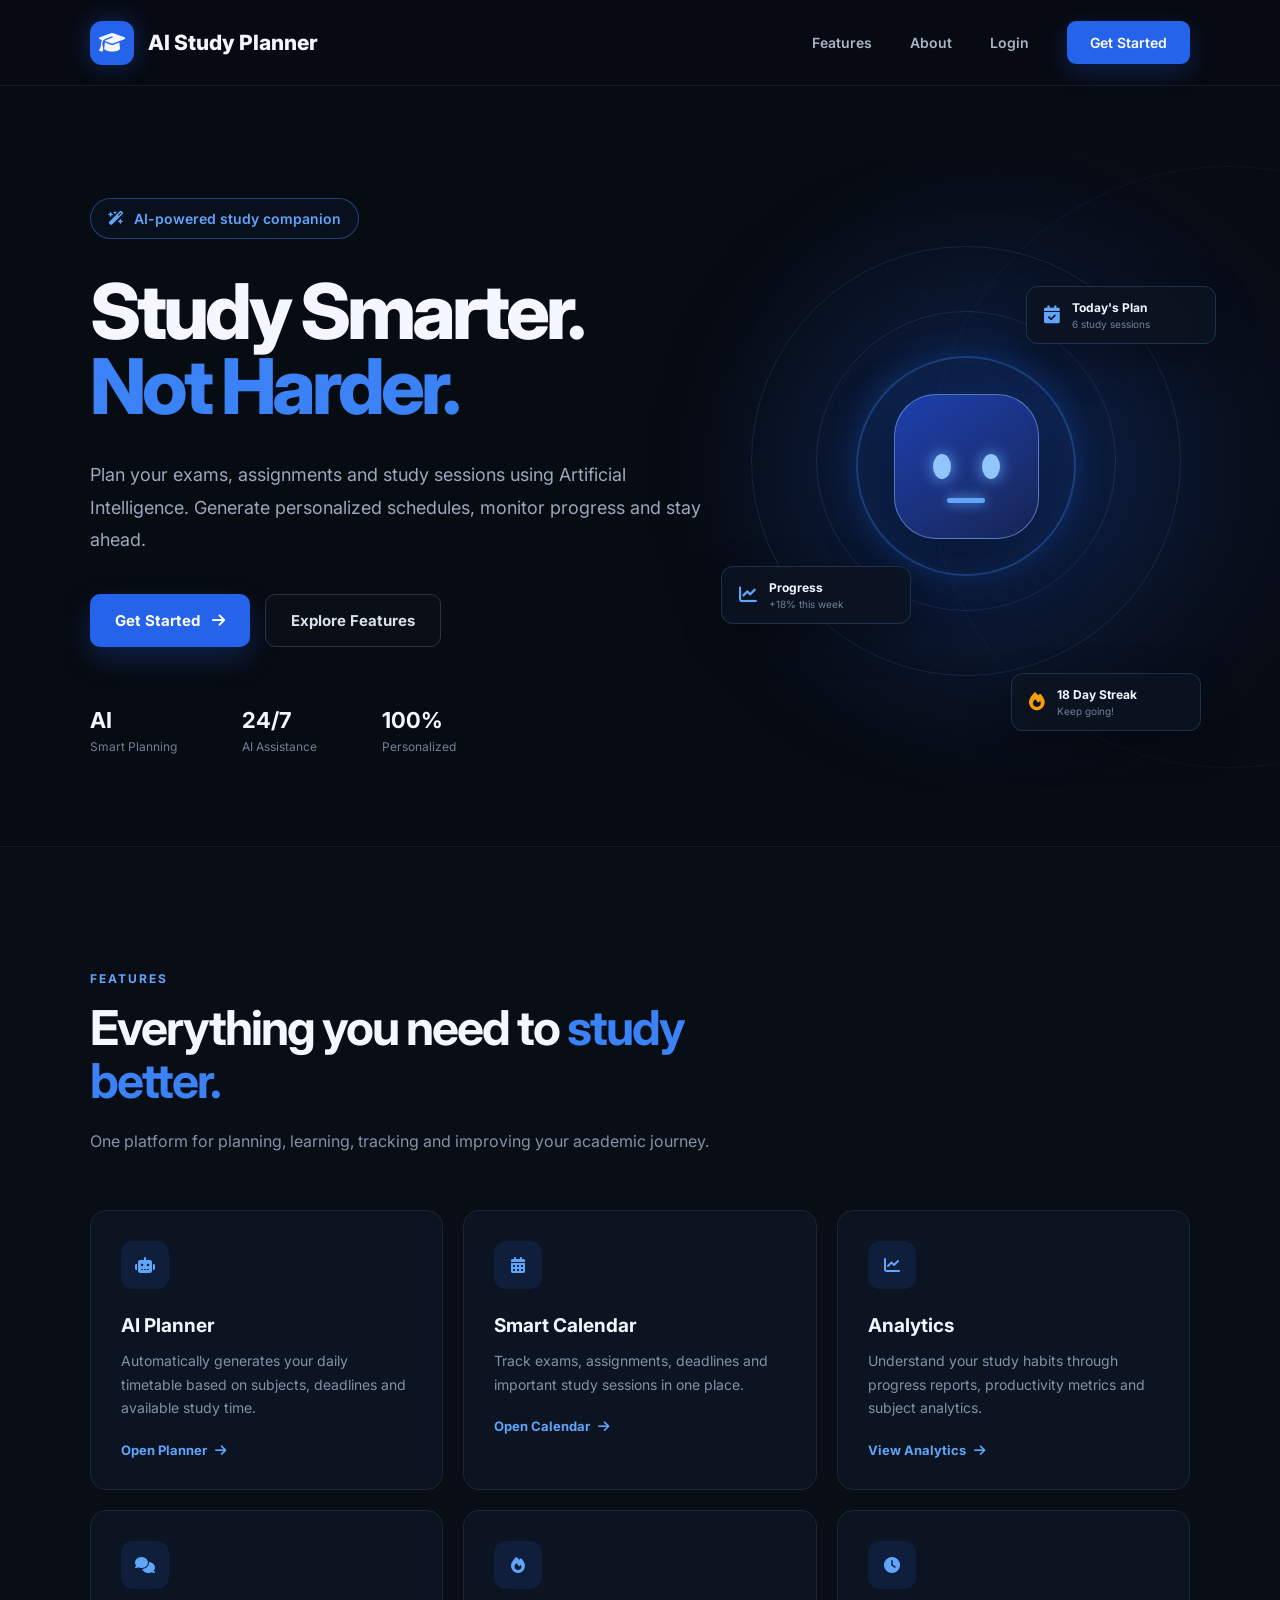
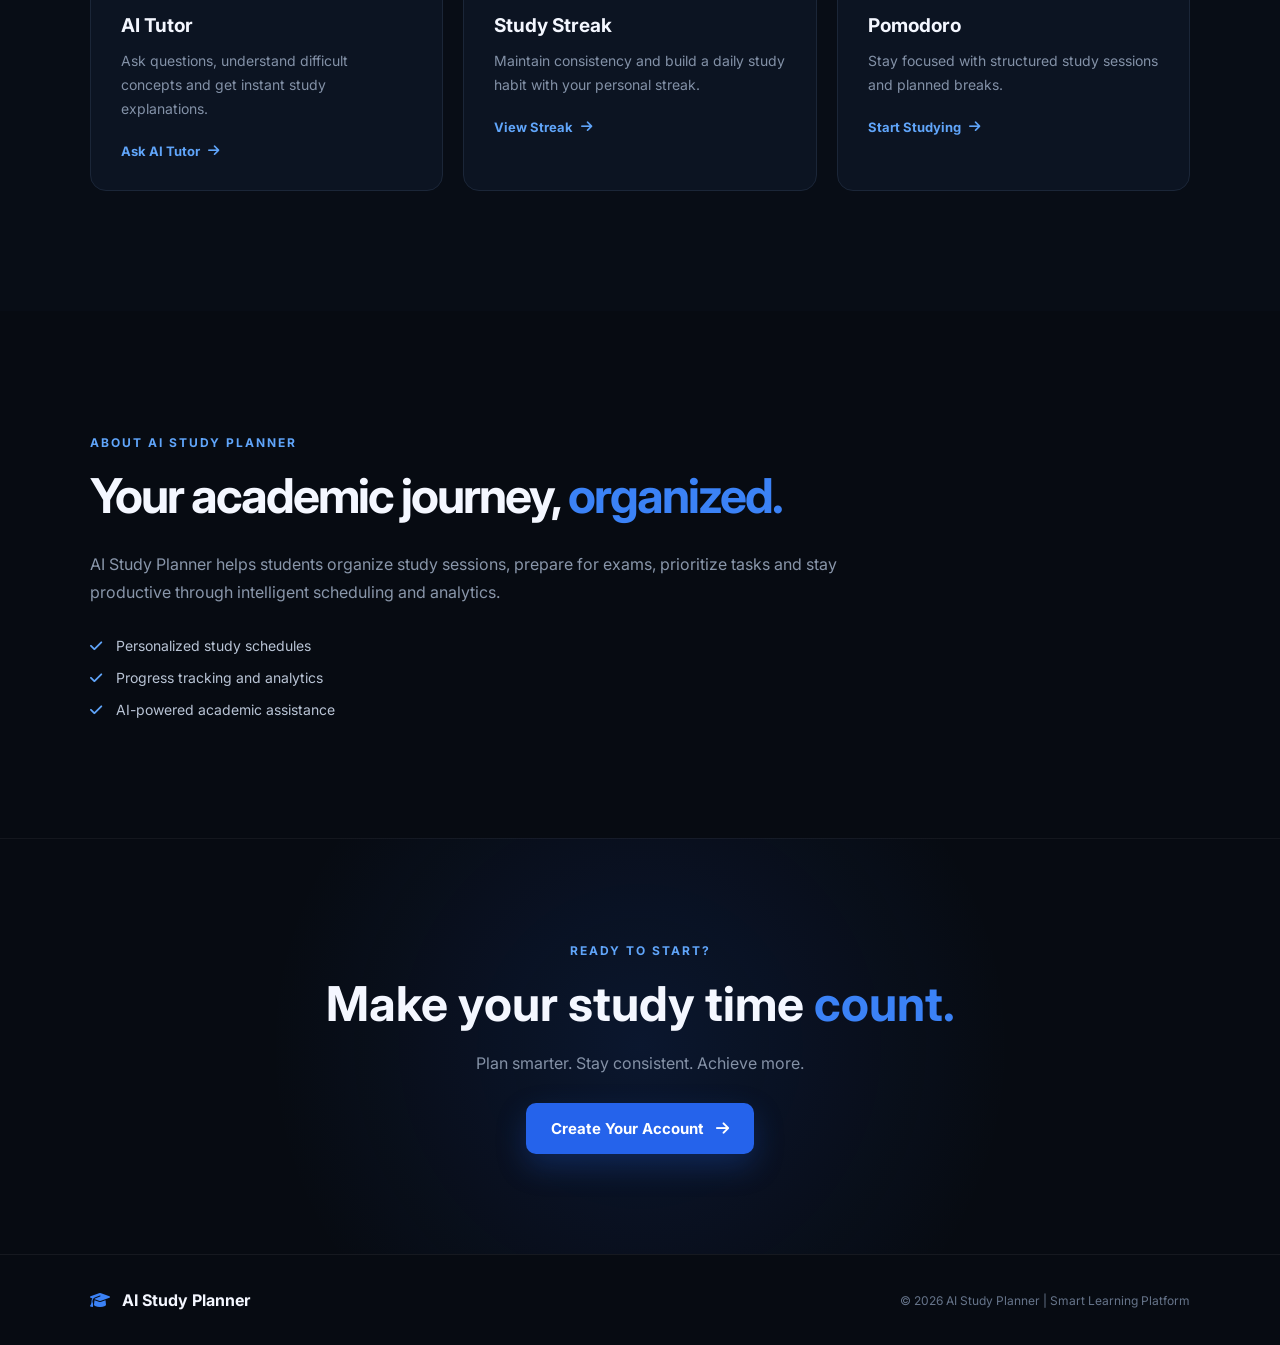
<file: index.html>
<!DOCTYPE html>
<html lang="en">

<head>
    <meta charset="UTF-8">
    <meta name="viewport" content="width=device-width, initial-scale=1.0">

    <title>AI Study Planner</title>

    <link rel="stylesheet" href="style.css">

    <!-- Google Font -->
    <link rel="preconnect" href="https://fonts.googleapis.com">
    <link rel="preconnect" href="https://fonts.gstatic.com" crossorigin>
    <link href="https://fonts.googleapis.com/css2?family=Inter:wght@400;500;600;700;800&display=swap"
        rel="stylesheet">

    <!-- Font Awesome -->
    <link rel="stylesheet"
        href="https://cdnjs.cloudflare.com/ajax/libs/font-awesome/6.5.2/css/all.min.css">
</head>

<body>

    <!-- ================= NAVBAR ================= -->

    <header class="navbar">

        <div class="logo">
            <div class="logo-icon">
                <i class="fa-solid fa-graduation-cap"></i>
            </div>

            <span>AI Study Planner</span>
        </div>

        <nav>
            <a href="#features">Features</a>
            <a href="#about">About</a>
            <a href="login.html">Login</a>

            <a href="signup.html" class="nav-btn">
                Get Started
            </a>
        </nav>

    </header>


    <!-- ================= HERO ================= -->

    <section class="hero">

        <div class="hero-content">

            <div class="eyebrow">
                <i class="fa-solid fa-wand-magic-sparkles"></i>
                AI-powered study companion
            </div>

            <h1>
                Study Smarter.
                <span>Not Harder.</span>
            </h1>

            <p class="hero-description">

                Plan your exams, assignments and study sessions
                using Artificial Intelligence.

                Generate personalized schedules, monitor progress
                and stay ahead.

            </p>

            <div class="hero-buttons">

                <a href="signup.html" class="primary-btn">
                    Get Started
                    <i class="fa-solid fa-arrow-right"></i>
                </a>

                <a href="#features" class="secondary-btn">
                    Explore Features
                </a>

            </div>


            <!-- Mini Stats -->

            <div class="hero-stats">

                <div>
                    <strong>AI</strong>
                    <small>Smart Planning</small>
                </div>

                <div>
                    <strong>24/7</strong>
                    <small>AI Assistance</small>
                </div>

                <div>
                    <strong>100%</strong>
                    <small>Personalized</small>
                </div>

            </div>

        </div>


        <!-- ================= AI VISUAL ================= -->

        <div class="ai-visual">

            <div class="glow"></div>

            <!-- Connection lines -->

            <div class="orbit orbit-one"></div>
            <div class="orbit orbit-two"></div>

            <!-- AI Core -->

            <div class="ai-core">

                <div class="ai-face">

                    <div class="eye left-eye"></div>
                    <div class="eye right-eye"></div>

                    <div class="ai-mouth"></div>

                </div>

                <div class="ai-ring"></div>

            </div>


            <!-- Floating study cards -->

            <div class="floating-card card-one">

                <i class="fa-solid fa-calendar-check"></i>

                <div>
                    <strong>Today's Plan</strong>
                    <small>6 study sessions</small>
                </div>

            </div>


            <div class="floating-card card-two">

                <i class="fa-solid fa-chart-line"></i>

                <div>
                    <strong>Progress</strong>
                    <small>+18% this week</small>
                </div>

            </div>


            <div class="floating-card card-three">

                <i class="fa-solid fa-fire"></i>

                <div>
                    <strong>18 Day Streak</strong>
                    <small>Keep going!</small>
                </div>

            </div>

        </div>

    </section>


    <!-- ================= FEATURES ================= -->

    <section class="features-section" id="features">

        <div class="section-heading">

            <span>FEATURES</span>

            <h2>
                Everything you need to
                <strong>study better.</strong>
            </h2>

            <p>
                One platform for planning, learning,
                tracking and improving your academic journey.
            </p>

        </div>


        <div class="feature-grid">


            <div class="feature-card">

                <div class="feature-icon">
                    <i class="fa-solid fa-robot"></i>
                </div>

                <h3>AI Planner</h3>

                <p>
                    Automatically generates your daily timetable
                    based on subjects, deadlines and available
                    study time.
                </p>

                <a href="planner.html">
                    Open Planner
                    <i class="fa-solid fa-arrow-right"></i>
                </a>

            </div>


            <div class="feature-card">

                <div class="feature-icon">
                    <i class="fa-solid fa-calendar-days"></i>
                </div>

                <h3>Smart Calendar</h3>

                <p>
                    Track exams, assignments, deadlines and
                    important study sessions in one place.
                </p>

                <a href="calendar.html">
                    Open Calendar
                    <i class="fa-solid fa-arrow-right"></i>
                </a>

            </div>


            <div class="feature-card">

                <div class="feature-icon">
                    <i class="fa-solid fa-chart-line"></i>
                </div>

                <h3>Analytics</h3>

                <p>
                    Understand your study habits through progress
                    reports, productivity metrics and subject analytics.
                </p>

                <a href="analytics.html">
                    View Analytics
                    <i class="fa-solid fa-arrow-right"></i>
                </a>

            </div>


            <div class="feature-card">

                <div class="feature-icon">
                    <i class="fa-solid fa-comments"></i>
                </div>

                <h3>AI Tutor</h3>

                <p>
                    Ask questions, understand difficult concepts
                    and get instant study explanations.
                </p>

                <a href="chatbot.html">
                    Ask AI Tutor
                    <i class="fa-solid fa-arrow-right"></i>
                </a>

            </div>


            <div class="feature-card">

                <div class="feature-icon">
                    <i class="fa-solid fa-fire"></i>
                </div>

                <h3>Study Streak</h3>

                <p>
                    Maintain consistency and build a daily
                    study habit with your personal streak.
                </p>

                <a href="dashboard.html">
                    View Streak
                    <i class="fa-solid fa-arrow-right"></i>
                </a>

            </div>


            <div class="feature-card">

                <div class="feature-icon">
                    <i class="fa-solid fa-clock"></i>
                </div>

                <h3>Pomodoro</h3>

                <p>
                    Stay focused with structured study sessions
                    and planned breaks.
                </p>

                <a href="dashboard.html">
                    Start Studying
                    <i class="fa-solid fa-arrow-right"></i>
                </a>

            </div>

        </div>

    </section>


    <!-- ================= ABOUT ================= -->

    <section class="about-section" id="about">

        <div class="about-content">

            <span>ABOUT AI STUDY PLANNER</span>

            <h2>
                Your academic journey,
                <strong>organized.</strong>
            </h2>

            <p>
                AI Study Planner helps students organize study
                sessions, prepare for exams, prioritize tasks
                and stay productive through intelligent
                scheduling and analytics.
            </p>

            <div class="about-points">

                <div>
                    <i class="fa-solid fa-check"></i>
                    Personalized study schedules
                </div>

                <div>
                    <i class="fa-solid fa-check"></i>
                    Progress tracking and analytics
                </div>

                <div>
                    <i class="fa-solid fa-check"></i>
                    AI-powered academic assistance
                </div>

            </div>

        </div>

    </section>


    <!-- ================= CTA ================= -->

    <section class="cta">

        <div>

            <span>READY TO START?</span>

            <h2>
                Make your study time
                <strong>count.</strong>
            </h2>

            <p>
                Plan smarter. Stay consistent. Achieve more.
            </p>

            <a href="signup.html" class="primary-btn">
                Create Your Account
                <i class="fa-solid fa-arrow-right"></i>
            </a>

        </div>

    </section>


    <!-- ================= FOOTER ================= -->

    <footer>

        <div class="footer-logo">
            <i class="fa-solid fa-graduation-cap"></i>
            AI Study Planner
        </div>

        <p>
            © 2026 AI Study Planner | Smart Learning Platform
        </p>

    </footer>


</body>
</html>
</file>
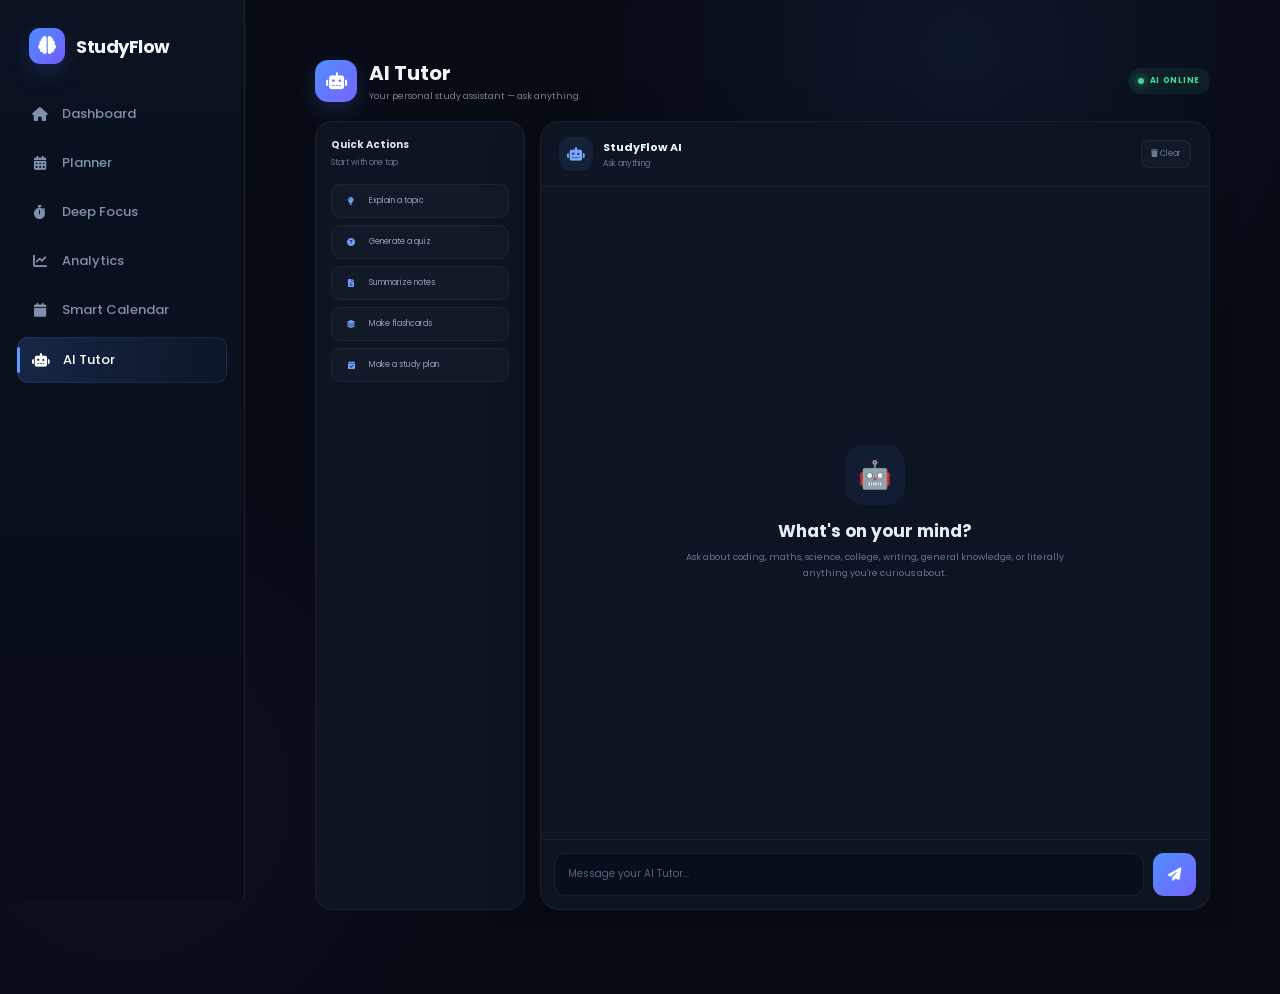
<file: ai-tutor.html>
<!DOCTYPE html>
<html lang="en">

<head>

    <meta charset="UTF-8">

    <meta
        name="viewport"
        content="width=device-width, initial-scale=1.0"
    >

    <title>AI Tutor | StudyFlow</title>


    <!-- FONT -->

    <link
        rel="preconnect"
        href="https://fonts.googleapis.com"
    >

    <link
        rel="preconnect"
        href="https://fonts.gstatic.com"
        crossorigin
    >

    <link
        href="https://fonts.googleapis.com/css2?family=Poppins:wght@400;500;600;700;800&display=swap"
        rel="stylesheet"
    >


    <!-- ICONS -->

    <link
        rel="stylesheet"
        href="https://cdnjs.cloudflare.com/ajax/libs/font-awesome/6.5.2/css/all.min.css"
    >


    <!-- DASHBOARD STYLE -->

    <link
        rel="stylesheet"
        href="dashboard.css"
    >


    <style>

        * {
            box-sizing: border-box;
        }


        body {
            overflow: hidden;
        }


        /* =========================================
           PAGE
        ========================================= */

        .ai-page {

            height: 100vh;

            display: flex;
            flex-direction: column;

            padding: 24px 28px;

            overflow: hidden;
        }


        /* =========================================
           TOP
        ========================================= */

        .ai-top {

            display: flex;

            align-items: center;

            justify-content: space-between;

            margin-bottom: 18px;
        }


        .ai-title {

            display: flex;

            align-items: center;

            gap: 12px;
        }


        .ai-icon {

            width: 42px;
            height: 42px;

            display: grid;

            place-items: center;

            border-radius: 13px;

            background:
                linear-gradient(
                    135deg,
                    #4f8fff,
                    #7564ff
                );

            color: white;

            font-size: 17px;

            box-shadow:
                0 8px 25px
                rgba(79,143,255,.2);
        }


        .ai-title h1 {

            font-size: 20px;

            font-weight: 700;
        }


        .ai-title p {

            margin-top: 2px;

            color: #71839c;

            font-size: 9px;
        }


        .online {

            display: flex;

            align-items: center;

            gap: 6px;

            padding: 7px 10px;

            border-radius: 20px;

            background:
                rgba(72,213,151,.08);

            color: #48d597;

            font-size: 8px;

            font-weight: 700;

            letter-spacing: .7px;
        }


        .online-dot {

            width: 6px;
            height: 6px;

            border-radius: 50%;

            background: #48d597;

            box-shadow:
                0 0 8px #48d597;
        }


        /* =========================================
           CHAT WRAPPER
        ========================================= */

        .ai-wrapper {

            flex: 1;

            min-height: 0;

            display: grid;

            grid-template-columns:
                210px 1fr;

            gap: 15px;
        }


        /* =========================================
           QUICK ACTIONS
        ========================================= */

        .quick-panel {

            padding: 15px;

            border-radius: 17px;

            background: #0d1422;

            border:
                1px solid
                rgba(255,255,255,.06);
        }


        .quick-panel h3 {

            font-size: 10px;

            color: #dbe5f2;

            margin-bottom: 4px;
        }


        .quick-panel > p {

            color: #64758d;

            font-size: 8px;

            margin-bottom: 15px;
        }


        .quick-btn {

            width: 100%;

            display: flex;

            align-items: center;

            gap: 9px;

            padding: 10px;

            margin-bottom: 7px;

            border-radius: 10px;

            border:
                1px solid
                rgba(255,255,255,.05);

            background:
                rgba(255,255,255,.025);

            color: #8fa1b8;

            cursor: pointer;

            text-align: left;

            font-family: inherit;

            font-size: 8px;

            transition: .2s;
        }


        .quick-btn i {

            width: 18px;

            text-align: center;

            color: #719fff;
        }


        .quick-btn:hover {

            transform: translateX(3px);

            color: white;

            background:
                rgba(79,143,255,.09);

            border-color:
                rgba(79,143,255,.2);
        }


        /* =========================================
           CHAT
        ========================================= */

        .chat-container {

            min-width: 0;

            min-height: 0;

            display: flex;

            flex-direction: column;

            overflow: hidden;

            border-radius: 19px;

            background: #0d1422;

            border:
                1px solid
                rgba(255,255,255,.06);

            box-shadow:
                0 20px 60px
                rgba(0,0,0,.18);
        }


        /* =========================================
           CHAT HEADER
        ========================================= */

        .chat-header {

            display: flex;

            align-items: center;

            justify-content: space-between;

            padding: 15px 18px;

            border-bottom:
                1px solid
                rgba(255,255,255,.05);
        }


        .chat-user {

            display: flex;

            align-items: center;

            gap: 10px;
        }


        .bot-avatar {

            width: 34px;
            height: 34px;

            display: grid;

            place-items: center;

            border-radius: 11px;

            background:
                rgba(79,143,255,.1);

            color: #78aaff;

            font-size: 14px;
        }


        .chat-user h2 {

            font-size: 11px;
        }


        .chat-user p {

            color: #65768e;

            font-size: 8px;

            margin-top: 2px;
        }


        #clearChat {

            padding: 7px 9px;

            border-radius: 8px;

            border:
                1px solid
                rgba(255,255,255,.06);

            background:
                rgba(255,255,255,.025);

            color: #687a92;

            cursor: pointer;

            font-family: inherit;

            font-size: 8px;
        }


        #clearChat:hover {

            color: #ff7f8a;

            border-color:
                rgba(255,100,110,.2);
        }


        /* =========================================
           MESSAGES
        ========================================= */

        .chat-box {

            flex: 1;

            min-height: 0;

            overflow-y: auto;

            padding: 20px;
        }


        .chat-box::-webkit-scrollbar {

            width: 4px;
        }


        .chat-box::-webkit-scrollbar-thumb {

            background:
                rgba(255,255,255,.08);

            border-radius: 10px;
        }


        .welcome {

            height: 100%;

            display: flex;

            flex-direction: column;

            align-items: center;

            justify-content: center;

            text-align: center;
        }


        .welcome-icon {

            width: 60px;
            height: 60px;

            display: grid;

            place-items: center;

            margin-bottom: 13px;

            border-radius: 18px;

            background:
                rgba(79,143,255,.08);

            font-size: 27px;
        }


        .welcome h2 {

            color: #e5edf8;

            font-size: 17px;
        }


        .welcome p {

            max-width: 380px;

            margin-top: 6px;

            color: #65768e;

            font-size: 9px;

            line-height: 1.7;
        }


        /* JS GENERATED MESSAGES */

        .chat-message {

            display: flex;

            gap: 9px;

            max-width: 82%;

            margin-bottom: 17px;
        }


        .chat-message.user {

            margin-left: auto;

            flex-direction: row-reverse;
        }


        .message-avatar {

            width: 28px;
            height: 28px;

            flex-shrink: 0;

            display: grid;

            place-items: center;

            border-radius: 9px;

            background:
                linear-gradient(
                    135deg,
                    #4f8fff,
                    #7564ff
                );

            color: white;

            font-size: 6px;

            font-weight: 700;
        }


        .chat-message.assistant
        .message-avatar {

            background:
                rgba(72,213,151,.08);

            color: #48d597;
        }


        .message-content {

            padding: 10px 13px;

            border-radius: 12px;

            background:
                rgba(255,255,255,.035);

            color: #b8c6d7;

            font-size: 10px;

            line-height: 1.7;

            white-space: pre-wrap;
        }


        .chat-message.user
        .message-content {

            background:
                linear-gradient(
                    135deg,
                    rgba(79,143,255,.17),
                    rgba(117,100,255,.13)
                );

            color: #e8f0fc;
        }


        /* =========================================
           INPUT
        ========================================= */

        .chat-input-area {

            display: flex;

            align-items: flex-end;

            gap: 9px;

            padding: 13px;

            border-top:
                1px solid
                rgba(255,255,255,.05);
        }


        #question {

            flex: 1;

            min-width: 0;

            min-height: 43px;

            max-height: 110px;

            resize: none;

            padding: 12px 13px;

            border-radius: 11px;

            border:
                1px solid
                rgba(255,255,255,.07);

            outline: none;

            background: #080f1b;

            color: #e9f0f8;

            font-family: inherit;

            font-size: 10px;
        }


        #question::placeholder {

            color: #53657d;
        }


        #question:focus {

            border-color:
                rgba(79,143,255,.3);
        }


        .send-button {

            width: 43px;
            height: 43px;

            flex-shrink: 0;

            display: grid;

            place-items: center;

            border: none;

            border-radius: 11px;

            background:
                linear-gradient(
                    135deg,
                    #4f8fff,
                    #7564ff
                );

            color: white;

            cursor: pointer;

            transition: .2s;
        }


        .send-button:hover {

            transform: translateY(-2px);

            box-shadow:
                0 8px 22px
                rgba(79,143,255,.2);
        }


        .send-button:disabled {

            opacity: .5;

            cursor: not-allowed;

            transform: none;
        }


        /* =========================================
           MOBILE
        ========================================= */

        @media (max-width: 800px) {

            .ai-page {

                padding: 15px;
            }

            .ai-wrapper {

                grid-template-columns: 1fr;
            }

            .quick-panel {

                display: none;
            }

        }

    </style>

</head>


<body>


<!-- =========================================
     SIDEBAR
========================================= -->

<aside class="sidebar">

    <div class="logo">

        <i class="fa-solid fa-brain"></i>

        <span>
            StudyFlow
        </span>

    </div>


    <nav>

        <a href="dashboard.html">

            <i class="fa-solid fa-house"></i>

            Dashboard

        </a>


        <a href="planner.html">

            <i class="fa-solid fa-calendar-days"></i>

            Planner

        </a>


        <a href="pomodoro.html">

            <i class="fa-solid fa-stopwatch"></i>

            Deep Focus

        </a>


        <a href="analytics.html">

            <i class="fa-solid fa-chart-line"></i>

            Analytics

        </a>


        <a href="calendar.html">

            <i class="fa-solid fa-calendar"></i>

            Smart Calendar

        </a>


        <a
            href="ai-tutor.html"
            class="active"
        >

            <i class="fa-solid fa-robot"></i>

            AI Tutor

        </a>

    </nav>

</aside>


<!-- =========================================
     MAIN
========================================= -->

<main class="main-content">


    <div class="ai-page">


        <!-- TOP -->

        <div class="ai-top">

            <div class="ai-title">

                <div class="ai-icon">

                    <i class="fa-solid fa-robot"></i>

                </div>

                <div>

                    <h1>
                        AI Tutor
                    </h1>

                    <p>
                        Your personal study assistant — ask anything.
                    </p>

                </div>

            </div>


            <div class="online">

                <span class="online-dot"></span>

                AI ONLINE

            </div>

        </div>



        <!-- CONTENT -->

        <div class="ai-wrapper">


            <!-- QUICK PANEL -->

            <aside class="quick-panel">

                <h3>
                    Quick Actions
                </h3>

                <p>
                    Start with one tap
                </p>


                <button
                    class="quick-btn"
                    onclick="askTutor('explain')"
                >

                    <i class="fa-solid fa-lightbulb"></i>

                    Explain a topic

                </button>


                <button
                    class="quick-btn"
                    onclick="askTutor('quiz')"
                >

                    <i class="fa-solid fa-circle-question"></i>

                    Generate a quiz

                </button>


                <button
                    class="quick-btn"
                    onclick="askTutor('summary')"
                >

                    <i class="fa-solid fa-file-lines"></i>

                    Summarize notes

                </button>


                <button
                    class="quick-btn"
                    onclick="askTutor('flashcards')"
                >

                    <i class="fa-solid fa-layer-group"></i>

                    Make flashcards

                </button>


                <button
                    class="quick-btn"
                    onclick="askTutor('plan')"
                >

                    <i class="fa-solid fa-calendar-check"></i>

                    Make a study plan

                </button>

            </aside>



            <!-- CHAT -->

            <section class="chat-container">


                <!-- CHAT HEADER -->

                <header class="chat-header">

                    <div class="chat-user">

                        <div class="bot-avatar">

                            <i class="fa-solid fa-robot"></i>

                        </div>

                        <div>

                            <h2>
                                StudyFlow AI
                            </h2>

                            <p>
                                Ask anything
                            </p>

                        </div>

                    </div>


                    <button
                        id="clearChat"
                        type="button"
                    >

                        <i class="fa-solid fa-trash"></i>

                        Clear

                    </button>

                </header>



                <!-- MESSAGES -->

                <div
                    class="chat-box"
                    id="chatBox"
                >

                    <div class="welcome">

                        <div class="welcome-icon">
                            🤖
                        </div>

                        <h2>
                            What's on your mind?
                        </h2>

                        <p>
                            Ask about coding, maths, science,
                            college, writing, general knowledge,
                            or literally anything you're curious about.
                        </p>

                    </div>

                </div>



                <!-- INPUT -->

                <div class="chat-input-area">

                    <textarea
                        id="question"
                        placeholder="Message your AI Tutor..."
                        rows="1"
                    ></textarea>


                    <button
                        id="sendButton"
                        class="send-button"
                        type="button"
                        title="Send message"
                    >

                        <i class="fa-solid fa-paper-plane"></i>

                    </button>

                </div>


            </section>


        </div>

    </div>


</main>


<!-- =========================================
     AI TUTOR JS
========================================= -->

<script src="ai-tutor.js"></script>


</body>

</html>
</file>
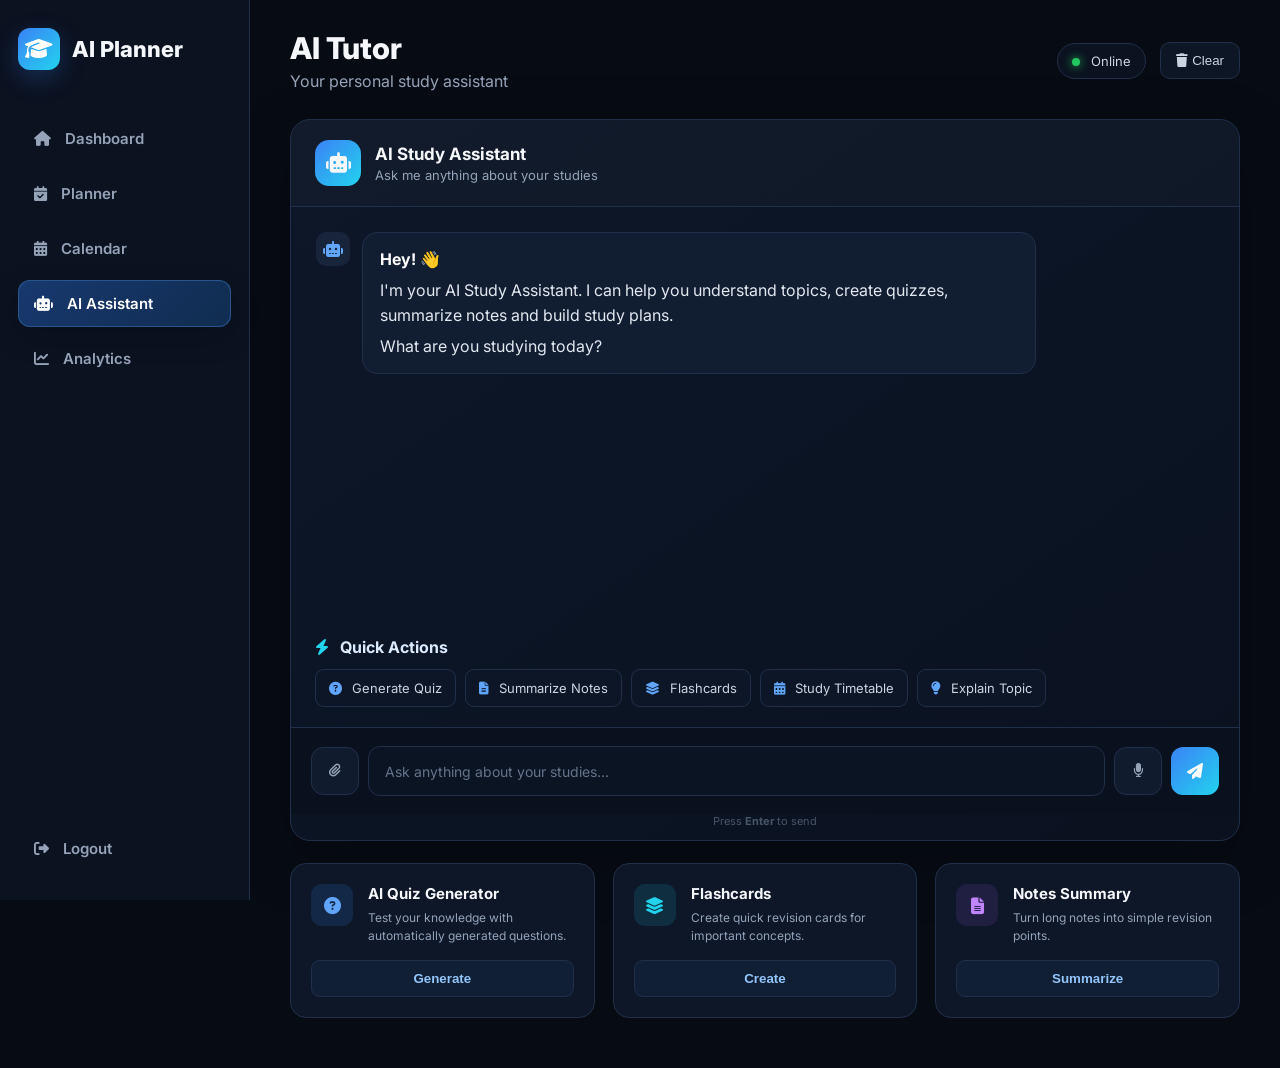
<file: chatbot.html>
<!DOCTYPE html>
<html lang="en">
<head>
    <meta charset="UTF-8">

    <meta name="viewport"
          content="width=device-width, initial-scale=1.0">

    <title>AI Tutor | AI Study Planner</title>

    <link rel="stylesheet" href="chatbot.css">

    <link rel="preconnect" href="https://fonts.googleapis.com">

    <link rel="preconnect"
          href="https://fonts.gstatic.com"
          crossorigin>

    <link href="https://fonts.googleapis.com/css2?family=Inter:wght@400;500;600;700;800&display=swap"
          rel="stylesheet">

    <link rel="stylesheet"
          href="https://cdnjs.cloudflare.com/ajax/libs/font-awesome/6.5.2/css/all.min.css">
</head>

<body>

<div class="app">

    <!-- SIDEBAR -->
    <aside class="sidebar">

        <div class="brand">
            <div class="brand-icon">
                <i class="fa-solid fa-graduation-cap"></i>
            </div>

            <span>AI Planner</span>
        </div>

        <nav>

            <a href="dashboard.html">
                <i class="fa-solid fa-house"></i>
                <span>Dashboard</span>
            </a>

            <a href="planner.html">
                <i class="fa-solid fa-calendar-check"></i>
                <span>Planner</span>
            </a>

            <a href="calendar.html">
                <i class="fa-solid fa-calendar-days"></i>
                <span>Calendar</span>
            </a>

            <a href="chatbot.html" class="active">
                <i class="fa-solid fa-robot"></i>
                <span>AI Assistant</span>
            </a>

            <a href="analytics.html">
                <i class="fa-solid fa-chart-line"></i>
                <span>Analytics</span>
            </a>

        </nav>

        <div class="sidebar-bottom">

            <a href="login.html" id="logoutBtn">
                <i class="fa-solid fa-right-from-bracket"></i>
                <span>Logout</span>
            </a>

        </div>

    </aside>


    <!-- MAIN -->
    <main class="main">

        <!-- HEADER -->
        <header class="topbar">

            <div>
                <h1>AI Tutor</h1>
                <p>Your personal study assistant</p>
            </div>

            <div class="top-actions">

                <div class="status">
                    <span class="status-dot"></span>
                    Online
                </div>

                <button class="clear-btn" id="clearChat">
                    <i class="fa-solid fa-trash"></i>
                    Clear
                </button>

            </div>

        </header>


        <!-- CHAT CONTAINER -->
        <section class="chat-wrapper">

            <div class="chat-header">

                <div class="bot-avatar">
                    <i class="fa-solid fa-robot"></i>
                </div>

                <div>
                    <h2>AI Study Assistant</h2>
                    <p>Ask me anything about your studies</p>
                </div>

            </div>


            <!-- MESSAGES -->
            <div class="messages" id="messages">

                <div class="message bot">

                    <div class="avatar">
                        <i class="fa-solid fa-robot"></i>
                    </div>

                    <div class="bubble">

                        <strong>Hey! 👋</strong>

                        <p>
                            I'm your AI Study Assistant.
                            I can help you understand topics,
                            create quizzes, summarize notes and
                            build study plans.
                        </p>

                        <p>
                            What are you studying today?
                        </p>

                    </div>

                </div>

            </div>


            <!-- QUICK ACTIONS -->
            <div class="quick-section">

                <div class="section-title">
                    <i class="fa-solid fa-bolt"></i>
                    Quick Actions
                </div>

                <div class="quick-actions">

                    <button data-action="quiz">
                        <i class="fa-solid fa-circle-question"></i>
                        Generate Quiz
                    </button>

                    <button data-action="summary">
                        <i class="fa-solid fa-file-lines"></i>
                        Summarize Notes
                    </button>

                    <button data-action="flashcards">
                        <i class="fa-solid fa-layer-group"></i>
                        Flashcards
                    </button>

                    <button data-action="timetable">
                        <i class="fa-solid fa-calendar-days"></i>
                        Study Timetable
                    </button>

                    <button data-action="explain">
                        <i class="fa-solid fa-lightbulb"></i>
                        Explain Topic
                    </button>

                </div>

            </div>


            <!-- INPUT -->
            <div class="input-area">

                <button class="icon-btn" id="uploadBtn"
                        title="Upload notes">

                    <i class="fa-solid fa-paperclip"></i>

                </button>

                <input type="file"
                       id="fileInput"
                       hidden
                       accept=".txt,.md,.pdf">

                <input
                    type="text"
                    id="userInput"
                    placeholder="Ask anything about your studies..."
                    autocomplete="off"
                >

                <button class="icon-btn mic-btn"
                        id="micBtn"
                        title="Voice input">

                    <i class="fa-solid fa-microphone"></i>

                </button>

                <button class="send-btn"
                        id="sendBtn"
                        title="Send">

                    <i class="fa-solid fa-paper-plane"></i>

                </button>

            </div>

            <div class="input-hint">
                Press <b>Enter</b> to send
            </div>

        </section>


        <!-- STUDY TOOLS -->
        <section class="tools-grid">

            <!-- QUIZ -->
            <div class="tool-card">

                <div class="tool-icon blue">
                    <i class="fa-solid fa-circle-question"></i>
                </div>

                <div>
                    <h3>AI Quiz Generator</h3>

                    <p>
                        Test your knowledge with automatically
                        generated questions.
                    </p>
                </div>

                <button onclick="quickAction('quiz')">
                    Generate
                </button>

            </div>


            <!-- FLASHCARDS -->
            <div class="tool-card">

                <div class="tool-icon cyan">
                    <i class="fa-solid fa-layer-group"></i>
                </div>

                <div>
                    <h3>Flashcards</h3>

                    <p>
                        Create quick revision cards for important concepts.
                    </p>
                </div>

                <button onclick="quickAction('flashcards')">
                    Create
                </button>

            </div>


            <!-- SUMMARY -->
            <div class="tool-card">

                <div class="tool-icon purple">
                    <i class="fa-solid fa-file-lines"></i>
                </div>

                <div>
                    <h3>Notes Summary</h3>

                    <p>
                        Turn long notes into simple revision points.
                    </p>
                </div>

                <button onclick="quickAction('summary')">
                    Summarize
                </button>

            </div>

        </section>

    </main>

</div>

<script src="chatbot.js"></script>

</body>
</html>
</file>
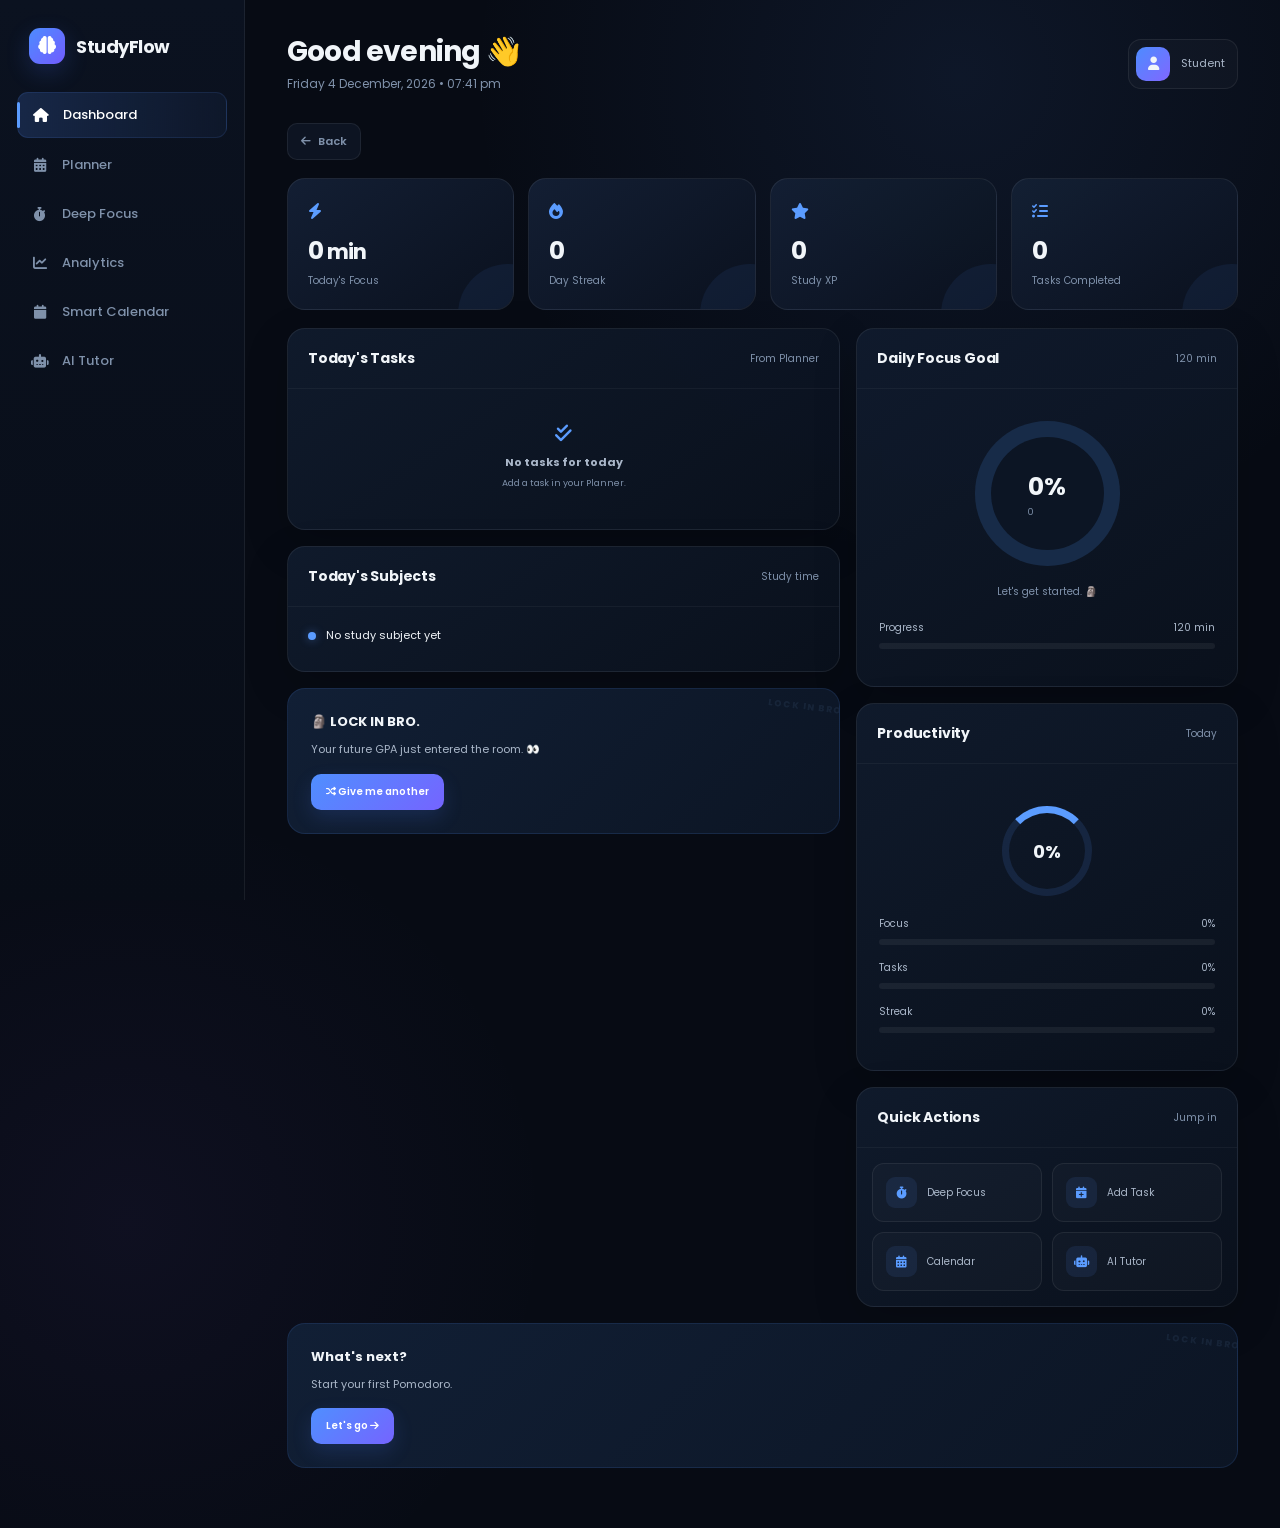
<file: dashboard.html>
<!DOCTYPE html>
<html lang="en">

<head>

    <meta charset="UTF-8">

    <meta
        name="viewport"
        content="width=device-width, initial-scale=1.0"
    >

    <title>Dashboard | AI Study Planner</title>


    <!-- Google Font -->
    <link
        rel="preconnect"
        href="https://fonts.googleapis.com"
    >

    <link
        rel="preconnect"
        href="https://fonts.gstatic.com"
        crossorigin
    >

    <link
        href="https://fonts.googleapis.com/css2?family=Poppins:wght@400;500;600;700;800&display=swap"
        rel="stylesheet"
    >


    <!-- Font Awesome -->
    <link
        rel="stylesheet"
        href="https://cdnjs.cloudflare.com/ajax/libs/font-awesome/6.5.2/css/all.min.css"
    >


    <!-- Dashboard CSS -->
    <link
        rel="stylesheet"
        href="dashboard.css"
    >

</head>


<body>


<!-- ==================================================
     SIDEBAR
=================================================== -->

<aside class="sidebar">


    <!-- LOGO -->

    <div class="logo">

        <i class="fa-solid fa-brain"></i>

        <span>
            StudyFlow
        </span>

    </div>


    <!-- NAVIGATION -->

    <nav>

        <a
            href="dashboard.html"
            class="active"
        >

            <i class="fa-solid fa-house"></i>

            <span>
                Dashboard
            </span>

        </a>


        <a
            href="planner.html"
        >

            <i class="fa-solid fa-calendar-days"></i>

            <span>
                Planner
            </span>

        </a>


        <a
            href="pomodoro.html"
        >

            <i class="fa-solid fa-stopwatch"></i>

            <span>
                Deep Focus
            </span>

        </a>


        <a
            href="analytics.html"
        >

            <i class="fa-solid fa-chart-line"></i>

            <span>
                Analytics
            </span>

        </a>


        <a
            href="calendar.html"
        >

            <i class="fa-solid fa-calendar"></i>

            <span>
                Smart Calendar
            </span>

        </a>


        <a
            href="ai-tutor.html"
        >

            <i class="fa-solid fa-robot"></i>

            <span>
                AI Tutor
            </span>

        </a>

    </nav>


</aside>



<!-- ==================================================
     MAIN CONTENT
=================================================== -->

<main class="main-content">


    <!-- ==================================================
         TOP BAR
    =================================================== -->

    <div class="topbar">


        <div class="welcome">

            <h1 id="greeting">
                Good afternoon 👋
            </h1>

            <p id="todayDate">
                Loading...
            </p>

        </div>


        <!-- USER -->

        <div class="user-profile">

            <div class="user-avatar">
                <i class="fa-solid fa-user"></i>
            </div>

            <span>
                Student
            </span>

        </div>


    </div>



    <!-- ==================================================
         BACK BUTTON
    =================================================== -->

    <button
        class="back-btn"
        onclick="history.back()"
    >

        <i class="fa-solid fa-arrow-left"></i>

        Back

    </button>



    <!-- ==================================================
         STATISTICS
    =================================================== -->

    <section class="stats-grid">


        <!-- FOCUS -->

        <div class="stat-card">

            <i class="fa-solid fa-bolt"></i>

            <h3>
                <span id="focusMinutes">
                    0
                </span>
                <small>min</small>
            </h3>

            <p>
                Today's Focus
            </p>

        </div>


        <!-- STREAK -->

        <div class="stat-card">

            <i class="fa-solid fa-fire"></i>

            <h3 id="streak">
                0
            </h3>

            <p>
                Day Streak
            </p>

        </div>


        <!-- XP -->

        <div class="stat-card">

            <i class="fa-solid fa-star"></i>

            <h3 id="xp">
                0
            </h3>

            <p>
                Study XP
            </p>

        </div>


        <!-- TASKS -->

        <div class="stat-card">

            <i class="fa-solid fa-list-check"></i>

            <h3 id="tasksDone">
                0
            </h3>

            <p>
                Tasks Completed
            </p>

        </div>


    </section>



    <!-- ==================================================
         MAIN GRID
    =================================================== -->

    <section class="dashboard-grid">


        <!-- ==================================================
             LEFT COLUMN
        =================================================== -->

        <div>


            <!-- TODAY'S TASKS -->

            <section class="card">

                <div class="card-header">

                    <h2>
                        Today's Tasks
                    </h2>

                    <span>
                        From Planner
                    </span>

                </div>


                <div
                    class="task-list"
                    id="taskList"
                >

                    <div class="empty-state">

                        <i
                            class="fa-solid fa-spinner fa-spin"
                        ></i>

                        <strong>
                            Loading tasks...
                        </strong>

                    </div>

                </div>

            </section>



            <!-- SUBJECT BREAKDOWN -->

            <section
                class="card"
                style="margin-top:16px;"
            >

                <div class="card-header">

                    <h2>
                        Today's Subjects
                    </h2>

                    <span>
                        Study time
                    </span>

                </div>


                <div
                    class="subject-list"
                    id="subjectList"
                >

                    <div class="empty-state">

                        <i
                            class="fa-solid fa-book"
                        ></i>

                        <strong>
                            No study subject yet
                        </strong>

                        <span>
                            Start a focus session.
                        </span>

                    </div>

                </div>

            </section>



            <!-- MOTIVATION -->

            <section
                class="motivation-card"
                style="margin-top:16px;"
            >

                <h3>
                    🗿 LOCK IN BRO.
                </h3>

                <p id="motivation">
                    Your future GPA just entered
                    the room. 👀
                </p>


                <button
                    class="primary-btn"
                    id="newMotivation"
                    style="margin-top:15px;"
                >

                    <i
                        class="fa-solid fa-shuffle"
                    ></i>

                    Give me another

                </button>

            </section>


        </div>



        <!-- ==================================================
             RIGHT COLUMN
        =================================================== -->

        <div>


            <!-- DAILY GOAL -->

            <section class="card">

                <div class="card-header">

                    <h2>
                        Daily Focus Goal
                    </h2>

                    <span>
                        120 min
                    </span>

                </div>


                <div class="goal-card">


                    <div class="goal-circle">

                        <div>

                            <div
                                id="goalPercent"
                            >
                                0%
                            </div>

                            <div
                                id="goalCurrent"
                            >
                                0 min
                            </div>

                        </div>

                    </div>


                    <p
                        id="goalMessage"
                        style="
                            text-align:center;
                            color:var(--muted);
                            font-size:10px;
                        "
                    >
                        Let's get started. 🗿
                    </p>


                    <div
                        class="progress-row"
                        style="margin-top:20px;"
                    >

                        <div
                            class="progress-label"
                        >

                            <span>
                                Progress
                            </span>

                            <span>
                                120 min
                            </span>

                        </div>


                        <div
                            class="progress-track"
                        >

                            <div
                                class="progress-fill"
                                id="goalBar"
                            ></div>

                        </div>

                    </div>

                </div>

            </section>



            <!-- PRODUCTIVITY -->

            <section
                class="card"
                style="margin-top:16px;"
            >

                <div class="card-header">

                    <h2>
                        Productivity
                    </h2>

                    <span>
                        Today
                    </span>

                </div>


                <div class="goal-card">

                    <div
                        class="productivity-score"
                        id="productivityScore"
                    >
                        0%
                    </div>


                    <!-- FOCUS -->

                    <div
                        class="progress-row"
                    >

                        <div
                            class="progress-label"
                        >

                            <span>
                                Focus
                            </span>

                            <span
                                id="focusBarText"
                            >
                                0%
                            </span>

                        </div>


                        <div
                            class="progress-track"
                        >

                            <div
                                class="progress-fill"
                                id="focusBar"
                            ></div>

                        </div>

                    </div>


                    <!-- TASKS -->

                    <div
                        class="progress-row"
                    >

                        <div
                            class="progress-label"
                        >

                            <span>
                                Tasks
                            </span>

                            <span
                                id="taskBarText"
                            >
                                0%
                            </span>

                        </div>


                        <div
                            class="progress-track"
                        >

                            <div
                                class="progress-fill"
                                id="taskBar"
                            ></div>

                        </div>

                    </div>


                    <!-- STREAK -->

                    <div
                        class="progress-row"
                    >

                        <div
                            class="progress-label"
                        >

                            <span>
                                Streak
                            </span>

                            <span
                                id="streakBarText"
                            >
                                0%
                            </span>

                        </div>


                        <div
                            class="progress-track"
                        >

                            <div
                                class="progress-fill"
                                id="streakBar"
                            ></div>

                        </div>

                    </div>

                </div>

            </section>



            <!-- QUICK ACTIONS -->

            <section
                class="card"
                style="margin-top:16px;"
            >

                <div class="card-header">

                    <h2>
                        Quick Actions
                    </h2>

                    <span>
                        Jump in
                    </span>

                </div>


                <div
                    class="quick-actions"
                    style="padding:15px;"
                >


                    <button
                        class="action-card"
                        data-action="pomodoro"
                    >

                        <i
                            class="fa-solid fa-stopwatch"
                        ></i>

                        <span>
                            Deep Focus
                        </span>

                    </button>


                    <button
                        class="action-card"
                        data-action="planner"
                    >

                        <i
                            class="fa-solid fa-calendar-plus"
                        ></i>

                        <span>
                            Add Task
                        </span>

                    </button>


                    <button
                        class="action-card"
                        data-action="calendar"
                    >

                        <i
                            class="fa-solid fa-calendar-days"
                        ></i>

                        <span>
                            Calendar
                        </span>

                    </button>


                    <button
                        class="action-card"
                        data-action="tutor"
                    >

                        <i
                            class="fa-solid fa-robot"
                        ></i>

                        <span>
                            AI Tutor
                        </span>

                    </button>


                </div>

            </section>


        </div>


    </section>



    <!-- ==================================================
         NEXT STEP
    =================================================== -->

    <section
        class="motivation-card"
        style="margin-top:16px;"
    >

        <h3>
            What's next?
        </h3>

        <p id="nextStep">
            Start your first Pomodoro.
        </p>


        <button
            class="primary-btn"
            id="nextButton"
            style="margin-top:14px;"
        >

            Let's go
            <i
                class="fa-solid fa-arrow-right"
            ></i>

        </button>

    </section>


</main>



<!-- ==================================================
     DASHBOARD JS
=================================================== -->

<script src="dashboard.js"></script>


</body>

</html>
</file>
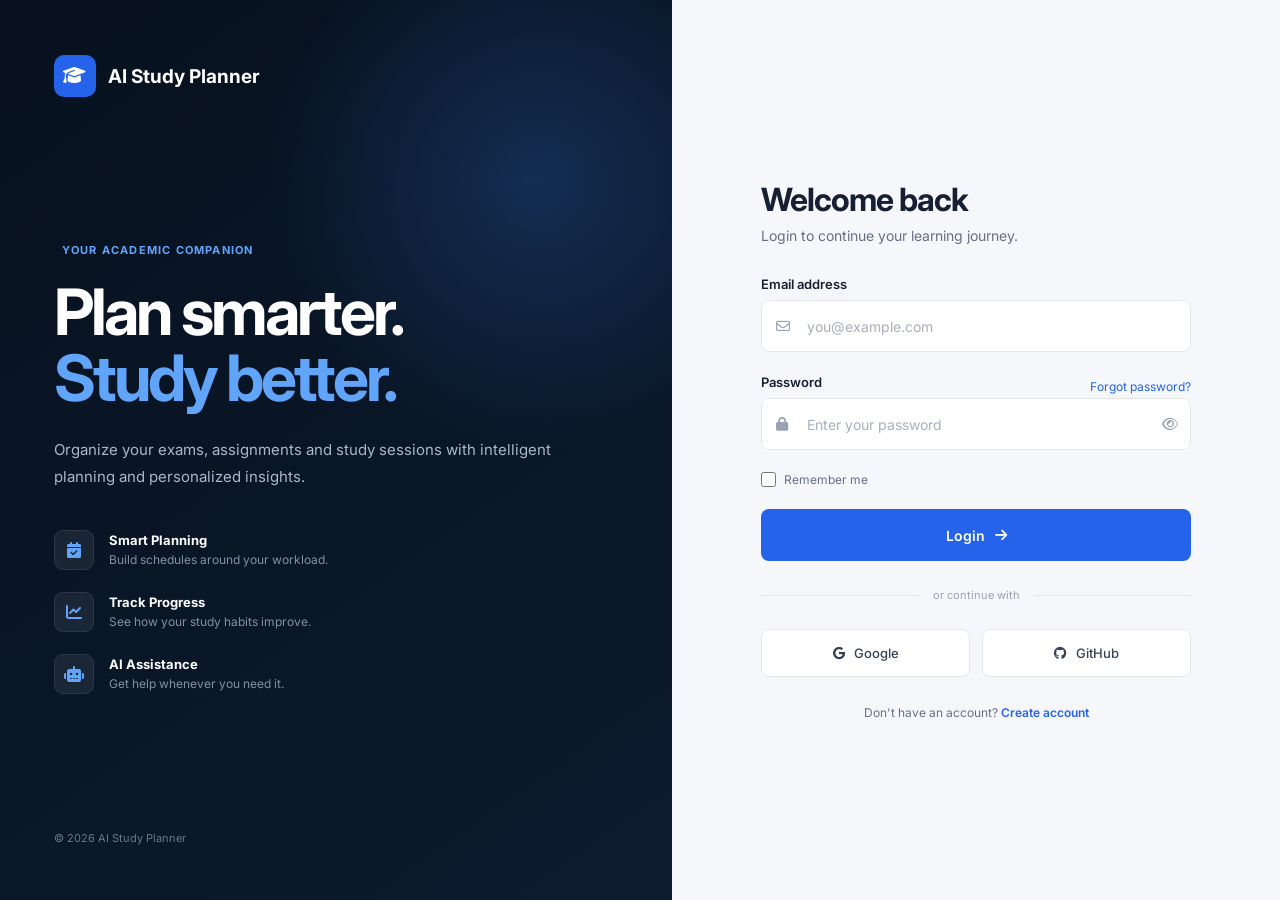
<file: login.html>
<!DOCTYPE html>
<html lang="en">

<head>
    <meta charset="UTF-8">
    <meta name="viewport" content="width=device-width, initial-scale=1.0">

    <title>Login | AI Study Planner</title>

    <link rel="stylesheet" href="login.css">

    <link rel="stylesheet"
        href="https://fonts.googleapis.com/css2?family=Inter:wght@400;500;600;700;800&display=swap">

    <link rel="stylesheet"
        href="https://cdnjs.cloudflare.com/ajax/libs/font-awesome/6.5.2/css/all.min.css">
</head>

<body>

    <main class="login-page">

        <!-- LEFT SIDE -->
        <section class="login-info">

            <div class="brand">
                <div class="brand-icon">
                    <i class="fa-solid fa-graduation-cap"></i>
                </div>

                <span>AI Study Planner</span>
            </div>

            <div class="info-content">

                <p class="eyebrow">
                    <i class="fa-solid fa-sparkles"></i>
                    YOUR ACADEMIC COMPANION
                </p>

                <h1>
                    Plan smarter.<br>
                    <span>Study better.</span>
                </h1>

                <p class="description">
                    Organize your exams, assignments and study sessions
                    with intelligent planning and personalized insights.
                </p>

                <div class="features">

                    <div class="feature">
                        <i class="fa-solid fa-calendar-check"></i>
                        <div>
                            <strong>Smart Planning</strong>
                            <p>Build schedules around your workload.</p>
                        </div>
                    </div>

                    <div class="feature">
                        <i class="fa-solid fa-chart-line"></i>
                        <div>
                            <strong>Track Progress</strong>
                            <p>See how your study habits improve.</p>
                        </div>
                    </div>

                    <div class="feature">
                        <i class="fa-solid fa-robot"></i>
                        <div>
                            <strong>AI Assistance</strong>
                            <p>Get help whenever you need it.</p>
                        </div>
                    </div>

                </div>

            </div>

            <p class="copyright">
                © 2026 AI Study Planner
            </p>

        </section>


        <!-- RIGHT SIDE -->
        <section class="login-section">

            <div class="login-card">

                <div class="mobile-brand">
                    <div class="brand-icon">
                        <i class="fa-solid fa-graduation-cap"></i>
                    </div>

                    <span>AI Study Planner</span>
                </div>

                <div class="login-heading">
                    <h2>Welcome back</h2>

                    <p>
                        Login to continue your learning journey.
                    </p>
                </div>


                <form id="loginForm">

                    <!-- EMAIL -->
                    <div class="form-group">

                        <label for="email">
                            Email address
                        </label>

                        <div class="input-wrapper">

                            <i class="fa-regular fa-envelope"></i>

                            <input
                                type="email"
                                id="email"
                                placeholder="you@example.com"
                                autocomplete="email"
                                required
                            >

                        </div>

                        <small class="error" id="emailError"></small>

                    </div>


                    <!-- PASSWORD -->
                    <div class="form-group">

                        <div class="label-row">

                            <label for="password">
                                Password
                            </label>

                            <a href="#" id="forgotPassword">
                                Forgot password?
                            </a>

                        </div>

                        <div class="input-wrapper">

                            <i class="fa-solid fa-lock"></i>

                            <input
                                type="password"
                                id="password"
                                placeholder="Enter your password"
                                autocomplete="current-password"
                                required
                            >

                            <button
                                type="button"
                                class="password-toggle"
                                id="togglePassword"
                                aria-label="Show password"
                            >
                                <i class="fa-regular fa-eye"></i>
                            </button>

                        </div>

                        <small class="error" id="passwordError"></small>

                    </div>


                    <!-- REMEMBER -->
                    <div class="login-options">

                        <label class="remember">

                            <input
                                type="checkbox"
                                id="rememberMe"
                            >

                            <span>Remember me</span>

                        </label>

                    </div>


                    <!-- LOGIN -->
                    <button
                        type="submit"
                        class="login-button"
                        id="loginButton"
                    >
                        <span>Login</span>
                        <i class="fa-solid fa-arrow-right"></i>
                    </button>


                    <div class="divider">
                        <span>or continue with</span>
                    </div>


                    <!-- SOCIAL -->
                    <div class="social-buttons">

                        <button
                            type="button"
                            class="social-button"
                            id="googleLogin"
                        >
                            <i class="fa-brands fa-google"></i>
                            Google
                        </button>

                        <button
                            type="button"
                            class="social-button"
                            id="githubLogin"
                        >
                            <i class="fa-brands fa-github"></i>
                            GitHub
                        </button>

                    </div>


                    <!-- REGISTER -->
                    <p class="register-text">
                        Don't have an account?
                        <a href="register.html">
                            Create account
                        </a>
                    </p>

                </form>

            </div>

        </section>

    </main>

    <script src="login.js"></script>

</body>
</html>
</file>
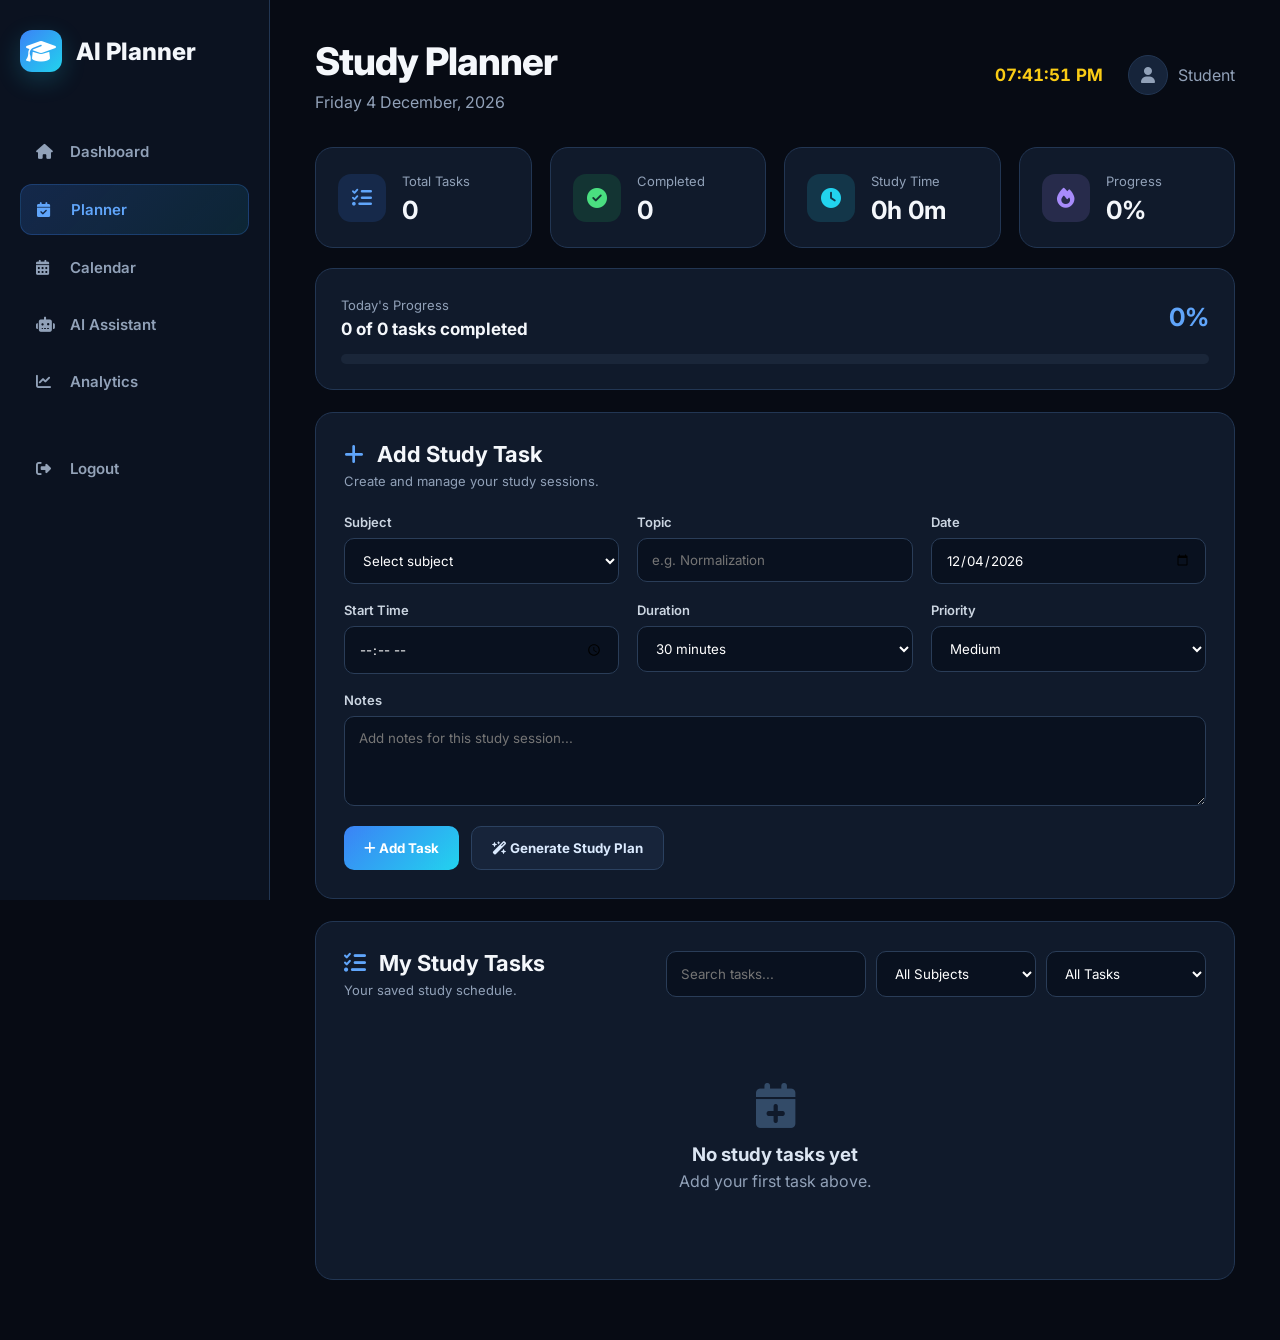
<file: planner.html>
<!DOCTYPE html>
<html lang="en">
<head>
    <meta charset="UTF-8">
    <meta name="viewport" content="width=device-width, initial-scale=1.0">

    <title>AI Study Planner</title>

    <link rel="stylesheet" href="planner.css">

    <link rel="preconnect" href="https://fonts.googleapis.com">
    <link href="https://fonts.googleapis.com/css2?family=Inter:wght@400;500;600;700;800&display=swap" rel="stylesheet">

    <link rel="stylesheet"
          href="https://cdnjs.cloudflare.com/ajax/libs/font-awesome/6.5.2/css/all.min.css">
</head>

<body>

<!-- ================= SIDEBAR ================= -->

<aside class="sidebar">

    <div class="brand">
        <div class="brand-icon">
            <i class="fa-solid fa-graduation-cap"></i>
        </div>

        <span>AI Planner</span>
    </div>

    <nav>

        <a href="dashboard.html">
            <i class="fa-solid fa-house"></i>
            Dashboard
        </a>

        <a href="planner.html" class="active">
            <i class="fa-solid fa-calendar-check"></i>
            Planner
        </a>

        <a href="calendar.html">
            <i class="fa-solid fa-calendar-days"></i>
            Calendar
        </a>

        <a href="chatbot.html">
            <i class="fa-solid fa-robot"></i>
            AI Assistant
        </a>

        <a href="analytics.html">
            <i class="fa-solid fa-chart-line"></i>
            Analytics
        </a>

        <a href="login.html" class="logout">
            <i class="fa-solid fa-right-from-bracket"></i>
            Logout
        </a>

    </nav>

</aside>


<!-- ================= MAIN ================= -->

<main class="main">

    <!-- TOP BAR -->

    <header class="topbar">

        <div>
            <h1>Study Planner</h1>
            <p id="currentDate">Loading date...</p>
        </div>

        <div class="top-right">

            <div class="live-clock" id="liveClock">
                00:00:00
            </div>

            <div class="profile">
                <div class="profile-avatar">
                    <i class="fa-solid fa-user"></i>
                </div>

                <span>Student</span>
            </div>

        </div>

    </header>


    <!-- ================= SUMMARY ================= -->

    <section class="summary-grid">

        <div class="summary-card">

            <div class="summary-icon blue">
                <i class="fa-solid fa-list-check"></i>
            </div>

            <div>
                <span>Total Tasks</span>
                <strong id="totalTasks">0</strong>
            </div>

        </div>


        <div class="summary-card">

            <div class="summary-icon green">
                <i class="fa-solid fa-circle-check"></i>
            </div>

            <div>
                <span>Completed</span>
                <strong id="completedTasks">0</strong>
            </div>

        </div>


        <div class="summary-card">

            <div class="summary-icon cyan">
                <i class="fa-solid fa-clock"></i>
            </div>

            <div>
                <span>Study Time</span>
                <strong id="studyTime">0h 0m</strong>
            </div>

        </div>


        <div class="summary-card">

            <div class="summary-icon purple">
                <i class="fa-solid fa-fire"></i>
            </div>

            <div>
                <span>Progress</span>
                <strong id="progressPercent">0%</strong>
            </div>

        </div>

    </section>


    <!-- ================= PROGRESS ================= -->

    <section class="progress-card">

        <div class="progress-header">

            <div>
                <span>Today's Progress</span>
                <h2 id="progressText">0 of 0 tasks completed</h2>
            </div>

            <strong id="progressNumber">0%</strong>

        </div>

        <div class="progress-track">
            <div class="progress-fill" id="progressBar"></div>
        </div>

    </section>


    <!-- ================= ADD TASK ================= -->

    <section class="planner-card">

        <div class="section-heading">

            <div>
                <h2>
                    <i class="fa-solid fa-plus"></i>
                    Add Study Task
                </h2>

                <p>Create and manage your study sessions.</p>
            </div>

        </div>


        <form id="taskForm">

            <div class="form-grid">

                <div class="input-group">

                    <label>Subject</label>

                    <select id="subject" required>

                        <option value="">Select subject</option>

                        <option>Database Management System</option>
                        <option>Java</option>
                        <option>Python</option>
                        <option>Operating System</option>
                        <option>Data Structures</option>
                        <option>Computer Networks</option>
                        <option>Other</option>

                    </select>

                </div>


                <div class="input-group">

                    <label>Topic</label>

                    <input
                        type="text"
                        id="topic"
                        placeholder="e.g. Normalization"
                        required
                    >

                </div>


                <div class="input-group">

                    <label>Date</label>

                    <input
                        type="date"
                        id="taskDate"
                        required
                    >

                </div>


                <div class="input-group">

                    <label>Start Time</label>

                    <input
                        type="time"
                        id="taskTime"
                        required
                    >

                </div>


                <div class="input-group">

                    <label>Duration</label>

                    <select id="duration">

                        <option value="15">15 minutes</option>
                        <option value="25">25 minutes</option>
                        <option value="30" selected>30 minutes</option>
                        <option value="45">45 minutes</option>
                        <option value="60">1 hour</option>
                        <option value="90">1.5 hours</option>
                        <option value="120">2 hours</option>

                    </select>

                </div>


                <div class="input-group">

                    <label>Priority</label>

                    <select id="priority">

                        <option value="Low">Low</option>
                        <option value="Medium" selected>Medium</option>
                        <option value="High">High</option>

                    </select>

                </div>

            </div>


            <div class="input-group full">

                <label>Notes</label>

                <textarea
                    id="notes"
                    placeholder="Add notes for this study session..."
                ></textarea>

            </div>


            <div class="form-actions">

                <button type="submit" class="primary-btn">

                    <i class="fa-solid fa-plus"></i>

                    Add Task

                </button>

                <button
                    type="button"
                    class="secondary-btn"
                    id="generateBtn"
                >

                    <i class="fa-solid fa-wand-magic-sparkles"></i>

                    Generate Study Plan

                </button>

            </div>

        </form>

    </section>


    <!-- ================= TASK CONTROLS ================= -->

    <section class="task-section">

        <div class="task-header">

            <div>

                <h2>
                    <i class="fa-solid fa-list-check"></i>
                    My Study Tasks
                </h2>

                <p>Your saved study schedule.</p>

            </div>


            <div class="controls">

                <input
                    type="search"
                    id="searchTask"
                    placeholder="Search tasks..."
                >


                <select id="filterSubject">

                    <option value="all">All Subjects</option>

                    <option>Database Management System</option>
                    <option>Java</option>
                    <option>Python</option>
                    <option>Operating System</option>
                    <option>Data Structures</option>
                    <option>Computer Networks</option>

                </select>


                <select id="filterStatus">

                    <option value="all">All Tasks</option>
                    <option value="pending">Pending</option>
                    <option value="completed">Completed</option>

                </select>

            </div>

        </div>


        <div id="taskList" class="task-list">

            <!-- JS inserts tasks -->

        </div>


        <div id="emptyState" class="empty-state">

            <i class="fa-solid fa-calendar-plus"></i>

            <h3>No study tasks yet</h3>

            <p>Add your first task above.</p>

        </div>

    </section>

</main>


<!-- ================= EDIT MODAL ================= -->

<div id="editModal" class="modal">

    <div class="modal-content">

        <button class="close-modal" id="closeModal">
            <i class="fa-solid fa-xmark"></i>
        </button>

        <h2>Edit Study Task</h2>

        <form id="editForm">

            <input type="hidden" id="editId">

            <div class="input-group">

                <label>Subject</label>

                <select id="editSubject">

                    <option>Database Management System</option>
                    <option>Java</option>
                    <option>Python</option>
                    <option>Operating System</option>
                    <option>Data Structures</option>
                    <option>Computer Networks</option>
                    <option>Other</option>

                </select>

            </div>


            <div class="input-group">

                <label>Topic</label>

                <input id="editTopic" required>

            </div>


            <div class="modal-row">

                <div class="input-group">

                    <label>Date</label>

                    <input type="date" id="editDate" required>

                </div>

                <div class="input-group">

                    <label>Time</label>

                    <input type="time" id="editTime" required>

                </div>

            </div>


            <div class="modal-row">

                <div class="input-group">

                    <label>Duration</label>

                    <select id="editDuration">

                        <option value="15">15 minutes</option>
                        <option value="25">25 minutes</option>
                        <option value="30">30 minutes</option>
                        <option value="45">45 minutes</option>
                        <option value="60">1 hour</option>
                        <option value="90">1.5 hours</option>
                        <option value="120">2 hours</option>

                    </select>

                </div>


                <div class="input-group">

                    <label>Priority</label>

                    <select id="editPriority">

                        <option>Low</option>
                        <option>Medium</option>
                        <option>High</option>

                    </select>

                </div>

            </div>


            <div class="input-group">

                <label>Notes</label>

                <textarea id="editNotes"></textarea>

            </div>


            <button class="primary-btn full-btn">

                Save Changes

            </button>

        </form>

    </div>

</div>


<script src="planner.js"></script>

</body>
</html>
</file>
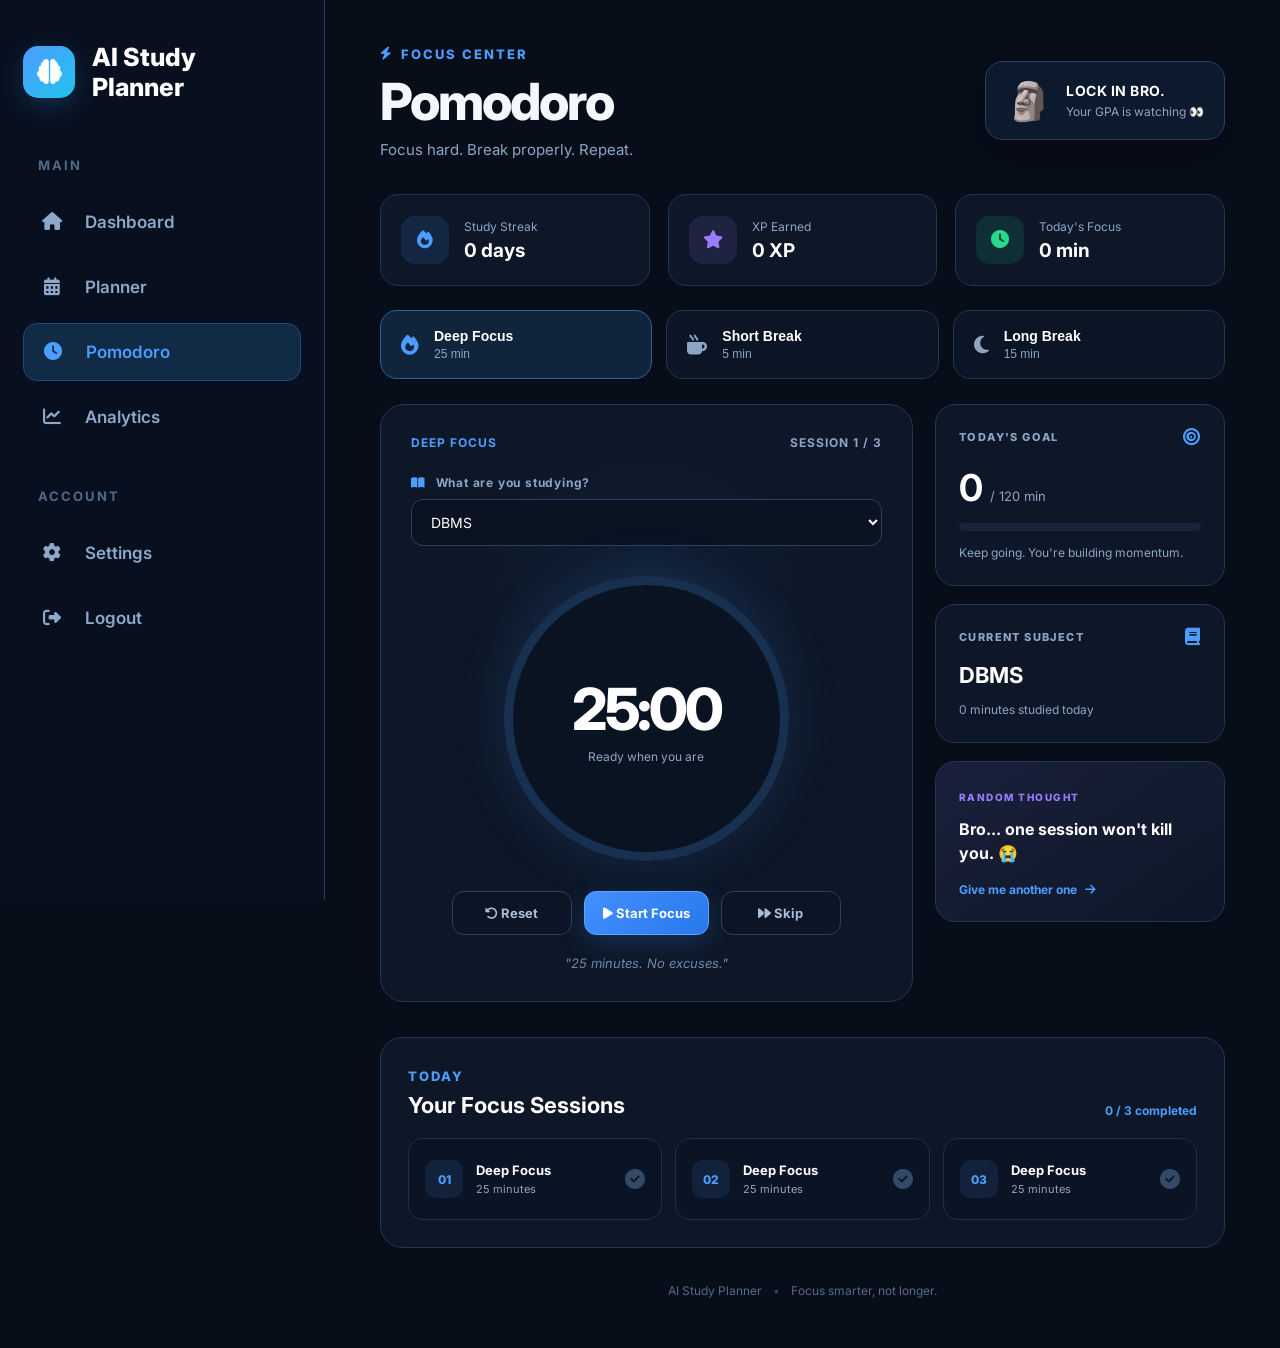
<file: pomodoro.html>
<!DOCTYPE html>
<html lang="en">
<head>
    <meta charset="UTF-8">
    <meta name="viewport" content="width=device-width, initial-scale=1.0">

    <title>Pomodoro | AI Study Planner</title>

    <link rel="stylesheet" href="pomodoro.css">

    <link rel="stylesheet"
          href="https://cdnjs.cloudflare.com/ajax/libs/font-awesome/6.5.2/css/all.min.css">

    <link href="https://fonts.googleapis.com/css2?family=Inter:wght@400;500;600;700;800&display=swap"
          rel="stylesheet">
</head>

<body>

<body>

<!-- SIDEBAR -->
<aside class="sidebar">

    <div class="logo">
        <div class="logo-icon">
            <i class="fa-solid fa-brain"></i>
        </div>

        <span>
            AI Study<br>
            Planner
        </span>
    </div>

    <div class="nav-section">

        <div class="nav-title">MAIN</div>

        <a href="dashboard.html">
            <i class="fa-solid fa-house"></i>
            <span>Dashboard</span>
        </a>

        <a href="planner.html">
            <i class="fa-solid fa-calendar-days"></i>
            <span>Planner</span>
        </a>

        <a href="pomodoro.html" class="active">
            <i class="fa-solid fa-clock"></i>
            <span>Pomodoro</span>
        </a>

        <a href="analytics.html">
            <i class="fa-solid fa-chart-line"></i>
            <span>Analytics</span>
        </a>

    </div>

    <div class="nav-section account-section">

        <div class="nav-title">ACCOUNT</div>

        <a href="settings.html">
            <i class="fa-solid fa-gear"></i>
            <span>Settings</span>
        </a>

        <a href="#" id="logoutBtn">
            <i class="fa-solid fa-right-from-bracket"></i>
            <span>Logout</span>
        </a>

    </div>

</aside>

<div class="page">

    <!-- TOP -->
    <header class="topbar">

        <div>
            <span class="eyebrow">
                <i class="fa-solid fa-bolt"></i>
                FOCUS CENTER
            </span>

            <h1>Pomodoro</h1>

            <p>
                Focus hard. Break properly. Repeat.
            </p>
        </div>

        <!-- FUNNY STICKER -->
        <div class="funny-sticker">

            <div class="sticker-emoji">
                🗿
            </div>

            <div>
                <strong id="funnyText">
                    LOCK IN BRO.
                </strong>

                <span>
                    Your GPA is watching 👀
                </span>
            </div>

        </div>

    </header>


    <!-- STATS -->
    <section class="quick-stats">

        <div class="stat-card">

            <div class="stat-icon blue">
                <i class="fa-solid fa-fire"></i>
            </div>

            <div>
                <span>Study Streak</span>
                <strong id="streakValue">0 days</strong>
            </div>

        </div>


        <div class="stat-card">

            <div class="stat-icon purple">
                <i class="fa-solid fa-star"></i>
            </div>

            <div>
                <span>XP Earned</span>
                <strong id="xpValue">0 XP</strong>
            </div>

        </div>


        <div class="stat-card">

            <div class="stat-icon green">
                <i class="fa-solid fa-clock"></i>
            </div>

            <div>
                <span>Today's Focus</span>
                <strong id="todayFocus">0 min</strong>
            </div>

        </div>

    </section>


    <!-- MODE -->
    <section class="mode-section">

        <button class="mode active" data-mode="focus">

            <i class="fa-solid fa-fire"></i>

            <div>
                <strong>Deep Focus</strong>
                <span>25 min</span>
            </div>

        </button>


        <button class="mode" data-mode="short">

            <i class="fa-solid fa-mug-hot"></i>

            <div>
                <strong>Short Break</strong>
                <span>5 min</span>
            </div>

        </button>


        <button class="mode" data-mode="long">

            <i class="fa-solid fa-moon"></i>

            <div>
                <strong>Long Break</strong>
                <span>15 min</span>
            </div>

        </button>

    </section>


    <!-- MAIN GRID -->
    <main class="main-grid">


        <!-- TIMER -->
        <section class="timer-card">

            <div class="timer-top">

                <span id="timerMode">
                    DEEP FOCUS
                </span>

                <span id="sessionNumber">
                    SESSION 1 / 3
                </span>

            </div>


            <!-- SUBJECT -->
            <div class="subject-box">

                <label>
                    <i class="fa-solid fa-book-open"></i>
                    What are you studying?
                </label>

                <select id="subject">

                    <option value="DBMS">
                        DBMS
                    </option>

                    <option value="Java">
                        Java
                    </option>

                    <option value="Python">
                        Python
                    </option>

                    <option value="Operating System">
                        Operating System
                    </option>

                    <option value="Data Structures">
                        Data Structures
                    </option>

                    <option value="Computer Networks">
                        Computer Networks
                    </option>

                    <option value="Other">
                        Other
                    </option>

                </select>

            </div>


            <!-- TIMER -->
            <div class="timer-wrap">

                <div class="timer-ring">

                    <div class="timer-inner">

                        <div id="timer">
                            25:00
                        </div>

                        <span id="timerStatus">
                            Ready when you are
                        </span>

                    </div>

                </div>

            </div>


            <!-- CONTROLS -->
            <div class="controls">

                <button
                    id="resetBtn"
                    class="control secondary">

                    <i class="fa-solid fa-rotate-left"></i>

                    Reset

                </button>


                <button
                    id="startBtn"
                    class="control primary">

                    <i class="fa-solid fa-play"></i>

                    Start Focus

                </button>


                <button
                    id="skipBtn"
                    class="control secondary">

                    <i class="fa-solid fa-forward"></i>

                    Skip

                </button>

            </div>


            <p class="quote" id="quote">
                "25 minutes. No excuses."
            </p>

        </section>


        <!-- RIGHT PANEL -->
        <aside class="side-panel">


            <!-- TODAY GOAL -->
            <div class="goal-card">

                <div class="card-title">

                    <span>
                        TODAY'S GOAL
                    </span>

                    <i class="fa-solid fa-bullseye"></i>

                </div>


                <div class="goal-number">

                    <strong id="goalMinutes">
                        0
                    </strong>

                    <span>/ 120 min</span>

                </div>


                <div class="progress">

                    <div id="goalProgress"></div>

                </div>


                <p>
                    Keep going. You're building momentum.
                </p>

            </div>


            <!-- CURRENT SUBJECT -->
            <div class="subject-card">

                <div class="card-title">

                    <span>
                        CURRENT SUBJECT
                    </span>

                    <i class="fa-solid fa-book"></i>

                </div>

                <h3 id="currentSubject">
                    DBMS
                </h3>

                <p>
                    <span id="subjectMinutes">0</span>
                    minutes studied today
                </p>

            </div>


            <!-- MINI MOTIVATION -->
            <div class="motivation-card">

                <span>
                    RANDOM THOUGHT
                </span>

                <h3 id="motivation">
                    Bro... one session won't kill you. 😭
                </h3>

                <button id="motivationBtn">
                    Give me another one
                    <i class="fa-solid fa-arrow-right"></i>
                </button>

            </div>

        </aside>

    </main>


    <!-- SESSIONS -->
    <section class="sessions">

        <div class="section-heading">

            <div>
                <span class="eyebrow">
                    TODAY
                </span>

                <h2>
                    Your Focus Sessions
                </h2>
            </div>

            <span id="progressText">
                0 / 3 completed
            </span>

        </div>


        <div class="session-grid">

            <div class="session-item" data-session="1">

                <div class="session-num">
                    01
                </div>

                <div>
                    <strong>
                        Deep Focus
                    </strong>

                    <span>
                        25 minutes
                    </span>
                </div>

                <i class="fa-solid fa-circle-check"></i>

            </div>


            <div class="session-item" data-session="2">

                <div class="session-num">
                    02
                </div>

                <div>
                    <strong>
                        Deep Focus
                    </strong>

                    <span>
                        25 minutes
                    </span>
                </div>

                <i class="fa-solid fa-circle-check"></i>

            </div>


            <div class="session-item" data-session="3">

                <div class="session-num">
                    03
                </div>

                <div>
                    <strong>
                        Deep Focus
                    </strong>

                    <span>
                        25 minutes
                    </span>
                </div>

                <i class="fa-solid fa-circle-check"></i>

            </div>

        </div>

    </section>


    <footer>
        AI Study Planner
        <span>•</span>
        Focus smarter, not longer.
    </footer>

</div>


<script src="pomodoro.js"></script>

</body>
</html>
</file>
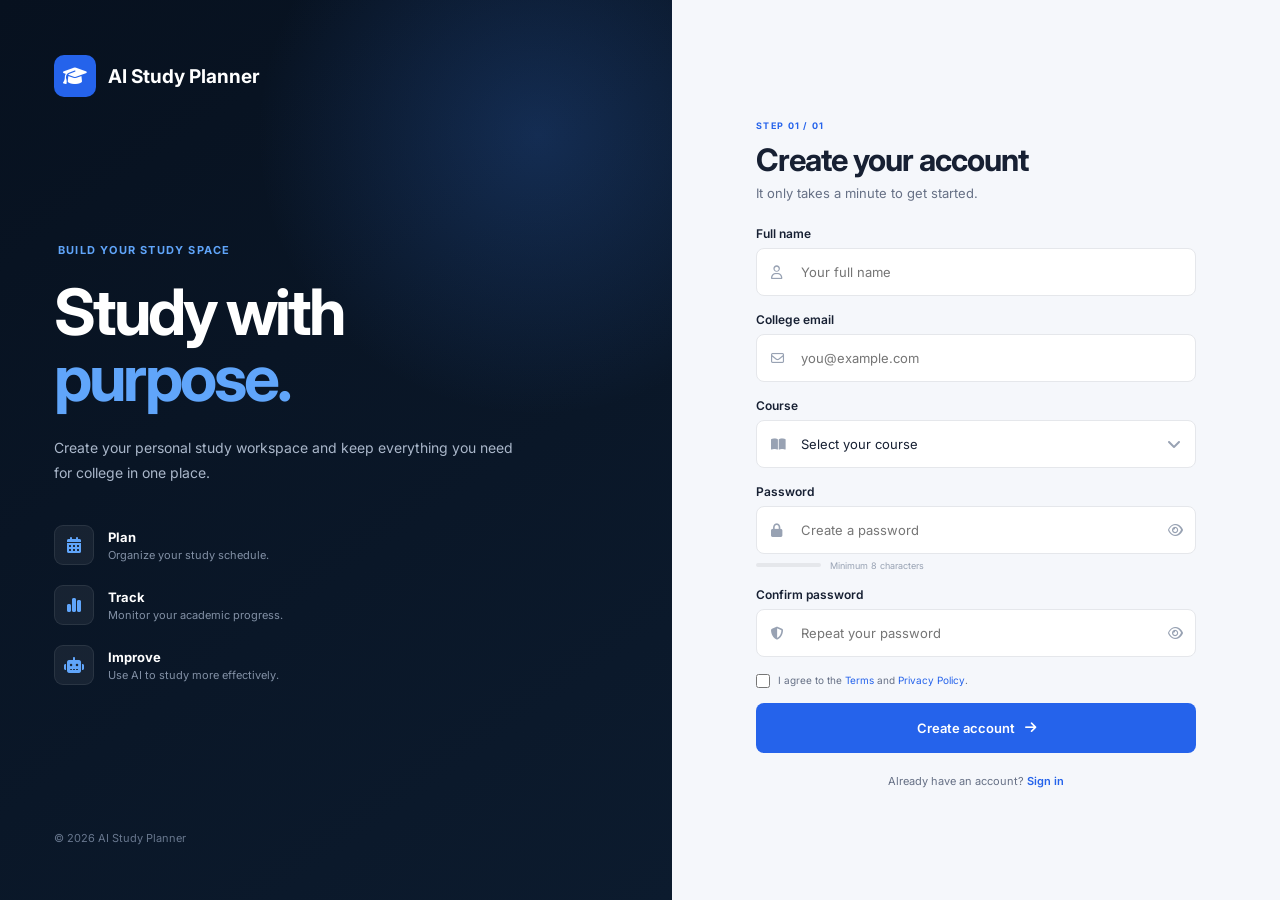
<file: register.html>
<!DOCTYPE html>
<html lang="en">

<head>
    <meta charset="UTF-8">
    <meta name="viewport" content="width=device-width, initial-scale=1.0">

    <title>Register | AI Study Planner</title>

    <link rel="stylesheet" href="register.css">

    <link rel="stylesheet"
        href="https://fonts.googleapis.com/css2?family=Inter:wght@400;500;600;700;800&display=swap">

    <link rel="stylesheet"
        href="https://cdnjs.cloudflare.com/ajax/libs/font-awesome/6.5.2/css/all.min.css">
</head>

<body>

    <main class="register-page">

        <!-- LEFT -->
        <section class="register-info">

            <div class="brand">
                <div class="brand-icon">
                    <i class="fa-solid fa-graduation-cap"></i>
                </div>

                <span>AI Study Planner</span>
            </div>

            <div class="info-content">

                <p class="eyebrow">
                    <i class="fa-solid fa-sparkles"></i>
                    BUILD YOUR STUDY SPACE
                </p>

                <h1>
                    Study with<br>
                    <span>purpose.</span>
                </h1>

                <p class="description">
                    Create your personal study workspace and keep
                    everything you need for college in one place.
                </p>

                <div class="feature-list">

                    <div class="feature">
                        <div class="feature-icon">
                            <i class="fa-solid fa-calendar-days"></i>
                        </div>

                        <div>
                            <strong>Plan</strong>
                            <p>Organize your study schedule.</p>
                        </div>
                    </div>

                    <div class="feature">
                        <div class="feature-icon">
                            <i class="fa-solid fa-chart-simple"></i>
                        </div>

                        <div>
                            <strong>Track</strong>
                            <p>Monitor your academic progress.</p>
                        </div>
                    </div>

                    <div class="feature">
                        <div class="feature-icon">
                            <i class="fa-solid fa-robot"></i>
                        </div>

                        <div>
                            <strong>Improve</strong>
                            <p>Use AI to study more effectively.</p>
                        </div>
                    </div>

                </div>

            </div>

            <p class="copyright">
                © 2026 AI Study Planner
            </p>

        </section>


        <!-- RIGHT -->
        <section class="register-section">

            <div class="register-card">

                <div class="mobile-brand">

                    <div class="brand-icon">
                        <i class="fa-solid fa-graduation-cap"></i>
                    </div>

                    <span>AI Study Planner</span>

                </div>


                <div class="register-heading">

                    <span class="step">
                        STEP 01 / 01
                    </span>

                    <h2>Create your account</h2>

                    <p>
                        It only takes a minute to get started.
                    </p>

                </div>


                <form id="registerForm">

                    <!-- NAME -->

                    <div class="form-group">

                        <label for="name">
                            Full name
                        </label>

                        <div class="input-wrapper">

                            <i class="fa-regular fa-user"></i>

                            <input
                                type="text"
                                id="name"
                                placeholder="Your full name"
                                autocomplete="name"
                                required
                            >

                        </div>

                        <small id="nameError"></small>

                    </div>


                    <!-- EMAIL -->

                    <div class="form-group">

                        <label for="email">
                            College email
                        </label>

                        <div class="input-wrapper">

                            <i class="fa-regular fa-envelope"></i>

                            <input
                                type="email"
                                id="email"
                                placeholder="you@example.com"
                                autocomplete="email"
                                required
                            >

                        </div>

                        <small id="emailError"></small>

                    </div>


                    <!-- COURSE -->

                    <div class="form-group">

                        <label for="course">
                            Course
                        </label>

                        <div class="input-wrapper select-wrapper">

                            <i class="fa-solid fa-book-open"></i>

                            <select id="course" required>

                                <option value="">
                                    Select your course
                                </option>

                                <option value="bsc-cs">
                                    B.Sc. Computer Science
                                </option>

                                <option value="bca">
                                    BCA
                                </option>

                                <option value="bsc-it">
                                    B.Sc. Information Technology
                                </option>

                                <option value="other">
                                    Other
                                </option>

                            </select>

                        </div>

                    </div>


                    <!-- PASSWORD -->

                    <div class="form-group">

                        <label for="password">
                            Password
                        </label>

                        <div class="input-wrapper">

                            <i class="fa-solid fa-lock"></i>

                            <input
                                type="password"
                                id="password"
                                placeholder="Create a password"
                                autocomplete="new-password"
                                required
                            >

                            <button
                                type="button"
                                id="togglePassword"
                                class="password-toggle"
                            >
                                <i class="fa-regular fa-eye"></i>
                            </button>

                        </div>

                        <div class="strength">

                            <div class="strength-track">
                                <span id="strengthBar"></span>
                            </div>

                            <span id="strengthText">
                                Minimum 8 characters
                            </span>

                        </div>

                        <small id="passwordError"></small>

                    </div>


                    <!-- CONFIRM -->

                    <div class="form-group">

                        <label for="confirmPassword">
                            Confirm password
                        </label>

                        <div class="input-wrapper">

                            <i class="fa-solid fa-shield-halved"></i>

                            <input
                                type="password"
                                id="confirmPassword"
                                placeholder="Repeat your password"
                                autocomplete="new-password"
                                required
                            >

                            <button
                                type="button"
                                id="toggleConfirm"
                                class="password-toggle"
                            >
                                <i class="fa-regular fa-eye"></i>
                            </button>

                        </div>

                        <small id="confirmError"></small>

                    </div>


                    <!-- TERMS -->

                    <label class="terms">

                        <input type="checkbox" id="terms">

                        <span>
                            I agree to the
                            <a href="#">Terms</a>
                            and
                            <a href="#">Privacy Policy</a>.
                        </span>

                    </label>

                    <small id="termsError"></small>


                    <!-- BUTTON -->

                    <button
                        type="submit"
                        class="register-button"
                        id="registerButton"
                    >

                        <span>Create account</span>

                        <i class="fa-solid fa-arrow-right"></i>

                    </button>


                    <!-- LOGIN -->

                    <p class="login-link">

                        Already have an account?

                        <a href="login.html">
                            Sign in
                        </a>

                    </p>

                </form>

            </div>

        </section>

    </main>

    <script src="register.js"></script>

</body>
</html>
</file>
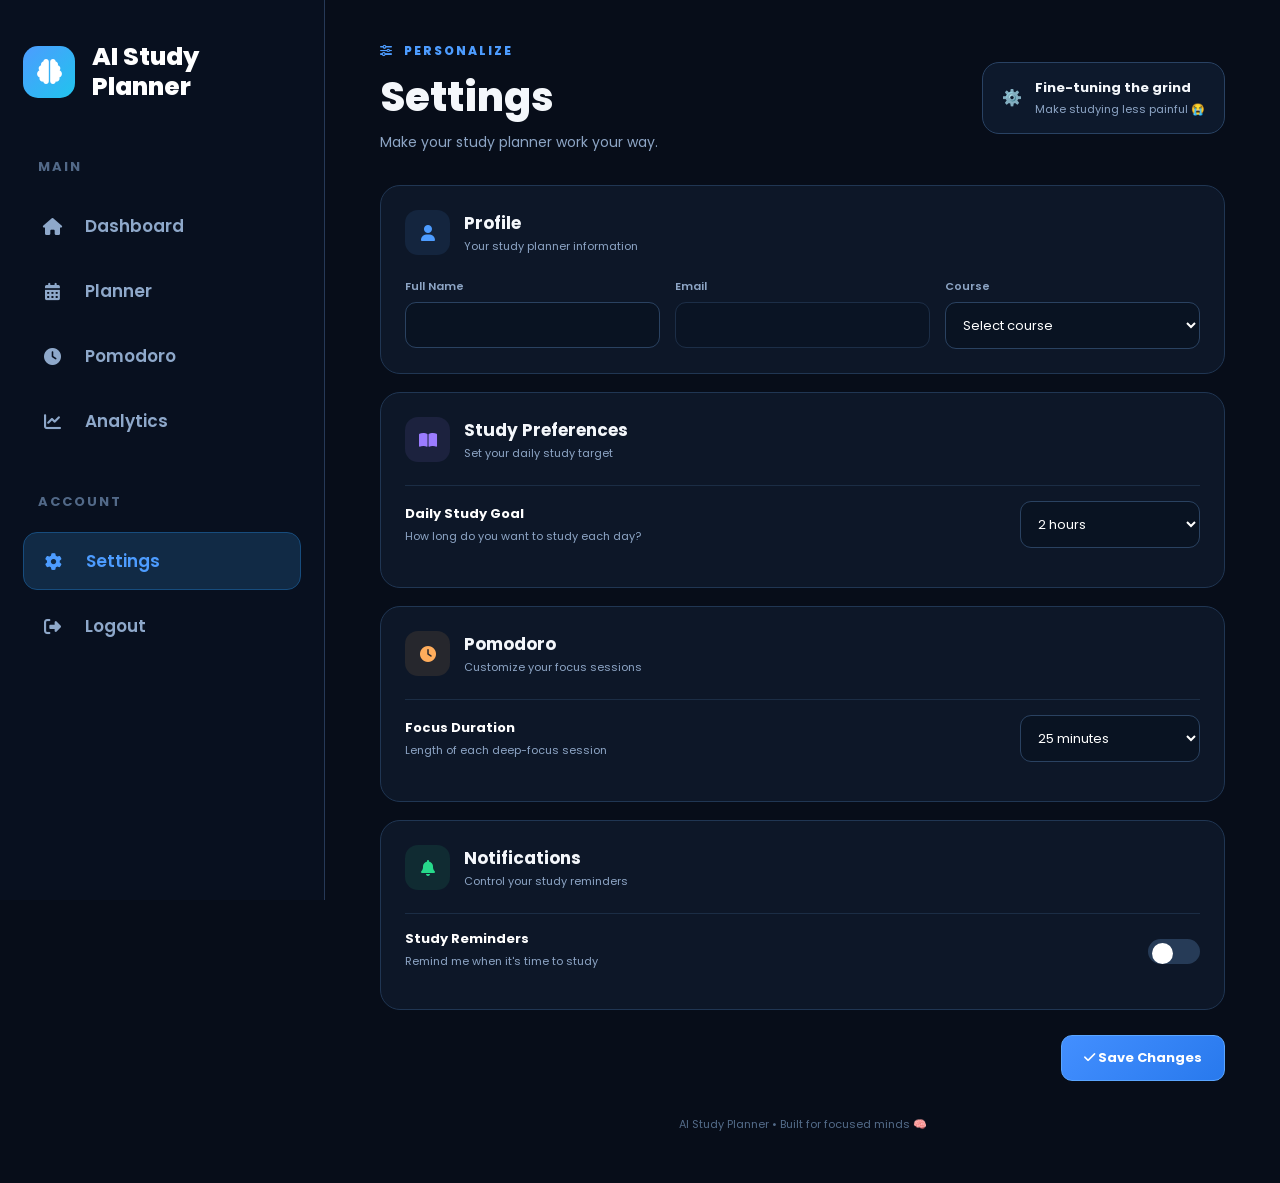
<file: settings.html>
<!DOCTYPE html>
<html lang="en">
<head>
    <meta charset="UTF-8">
    <meta name="viewport" content="width=device-width, initial-scale=1.0">

    <title>Settings | AI Study Planner</title>

    <link rel="preconnect" href="https://fonts.googleapis.com">
    <link rel="preconnect" href="https://fonts.gstatic.com" crossorigin>

    <link href="https://fonts.googleapis.com/css2?family=Poppins:wght@400;500;600;700;800&display=swap" rel="stylesheet">

    <link rel="stylesheet"
          href="https://cdnjs.cloudflare.com/ajax/libs/font-awesome/6.5.2/css/all.min.css">

    <link rel="stylesheet" href="settings.css">
</head>

<body>

<!-- SIDEBAR -->

<aside class="sidebar">

    <div class="logo">
        <div class="logo-icon">
            <i class="fa-solid fa-brain"></i>
        </div>

        <span>
            AI Study<br>
            Planner
        </span>
    </div>

    <div class="nav-section">

        <div class="nav-title">MAIN</div>

        <a href="dashboard.html">
            <i class="fa-solid fa-house"></i>
            <span>Dashboard</span>
        </a>

        <a href="planner.html">
            <i class="fa-solid fa-calendar-days"></i>
            <span>Planner</span>
        </a>

        <a href="pomodoro.html">
            <i class="fa-solid fa-clock"></i>
            <span>Pomodoro</span>
        </a>

        <a href="analytics.html">
            <i class="fa-solid fa-chart-line"></i>
            <span>Analytics</span>
        </a>

    </div>

    <div class="nav-section">

        <div class="nav-title">ACCOUNT</div>

        <a href="settings.html" class="active">
            <i class="fa-solid fa-gear"></i>
            <span>Settings</span>
        </a>

        <a href="#" id="logoutBtn">
            <i class="fa-solid fa-right-from-bracket"></i>
            <span>Logout</span>
        </a>

    </div>

</aside>


<!-- MAIN -->

<main class="main-content">

    <div class="page-header">

        <div>
            <div class="eyebrow">
                <i class="fa-solid fa-sliders"></i>
                PERSONALIZE
            </div>

            <h1>Settings</h1>

            <p>
                Make your study planner work your way.
            </p>
        </div>

        <div class="funny-sticker">
            ⚙️
            <div>
                <strong>Fine-tuning the grind</strong>
                <span>Make studying less painful 😭</span>
            </div>
        </div>

    </div>


    <!-- PROFILE -->

    <section class="settings-card">

        <div class="card-heading">

            <div class="heading-icon blue">
                <i class="fa-solid fa-user"></i>
            </div>

            <div>
                <h2>Profile</h2>
                <p>Your study planner information</p>
            </div>

        </div>

        <div class="profile-grid">

            <div class="input-group">
                <label>Full Name</label>
                <input type="text" id="nameInput">
            </div>

            <div class="input-group">
                <label>Email</label>
                <input type="email" id="emailInput" disabled>
            </div>

            <div class="input-group">
                <label>Course</label>

                <select id="courseInput">
                    <option value="">Select course</option>
                    <option value="BSc Computer Science">BSc Computer Science</option>
                    <option value="BSc IT">BSc IT</option>
                    <option value="BCA">BCA</option>
                    <option value="Other">Other</option>
                </select>
            </div>

        </div>

    </section>


    <!-- STUDY -->

    <section class="settings-card">

        <div class="card-heading">

            <div class="heading-icon purple">
                <i class="fa-solid fa-book-open"></i>
            </div>

            <div>
                <h2>Study Preferences</h2>
                <p>Set your daily study target</p>
            </div>

        </div>

        <div class="preference-row">

            <div>
                <strong>Daily Study Goal</strong>
                <span>How long do you want to study each day?</span>
            </div>

            <select id="studyGoal">
                <option value="60">1 hour</option>
                <option value="120">2 hours</option>
                <option value="180">3 hours</option>
                <option value="240">4 hours</option>
                <option value="300">5 hours</option>
                <option value="360">6 hours</option>
            </select>

        </div>

    </section>


    <!-- POMODORO -->

    <section class="settings-card">

        <div class="card-heading">

            <div class="heading-icon orange">
                <i class="fa-solid fa-clock"></i>
            </div>

            <div>
                <h2>Pomodoro</h2>
                <p>Customize your focus sessions</p>
            </div>

        </div>

        <div class="preference-row">

            <div>
                <strong>Focus Duration</strong>
                <span>Length of each deep-focus session</span>
            </div>

            <select id="focusDuration">
                <option value="25">25 minutes</option>
                <option value="30">30 minutes</option>
                <option value="45">45 minutes</option>
                <option value="50">50 minutes</option>
                <option value="60">60 minutes</option>
            </select>

        </div>

    </section>


    <!-- NOTIFICATIONS -->

    <section class="settings-card">

        <div class="card-heading">

            <div class="heading-icon green">
                <i class="fa-solid fa-bell"></i>
            </div>

            <div>
                <h2>Notifications</h2>
                <p>Control your study reminders</p>
            </div>

        </div>

        <div class="toggle-row">

            <div>
                <strong>Study Reminders</strong>
                <span>Remind me when it's time to study</span>
            </div>

            <label class="switch">
                <input type="checkbox" id="notifications">
                <span class="slider"></span>
            </label>

        </div>

    </section>


    <!-- SAVE -->

    <div class="save-area">

        <span id="saveMessage"></span>

        <button id="saveBtn">
            <i class="fa-solid fa-check"></i>
            Save Changes
        </button>

    </div>


    <footer>
        AI Study Planner • Built for focused minds 🧠
    </footer>

</main>


<script src="settings.js"></script>

</body>
</html>
</file>
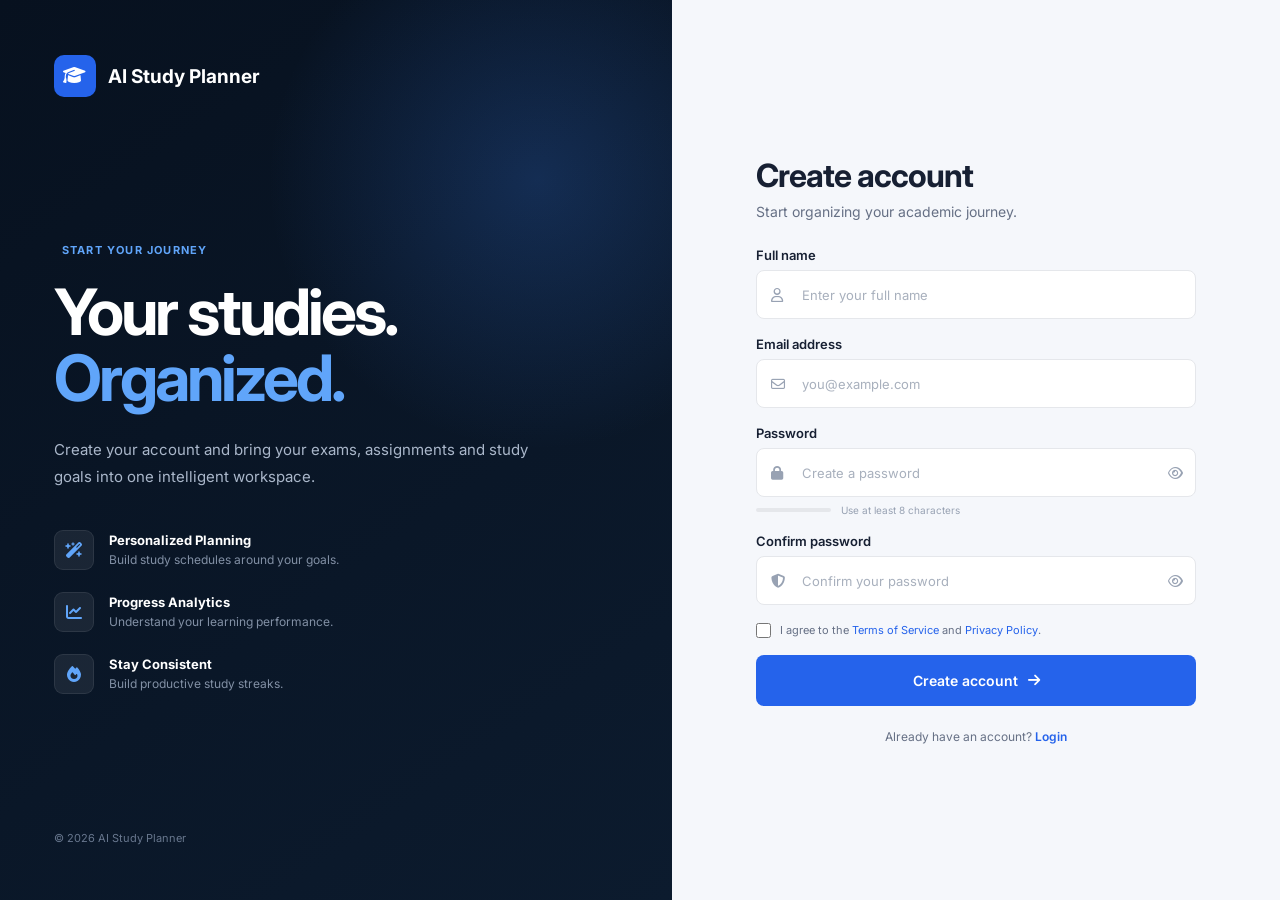
<file: signup.html>
<!DOCTYPE html>
<html lang="en">

<head>
    <meta charset="UTF-8">
    <meta name="viewport" content="width=device-width, initial-scale=1.0">

    <title>Create Account | AI Study Planner</title>

    <link rel="stylesheet" href="signup.css">

    <link rel="stylesheet"
        href="https://fonts.googleapis.com/css2?family=Inter:wght@400;500;600;700;800&display=swap">

    <link rel="stylesheet"
        href="https://cdnjs.cloudflare.com/ajax/libs/font-awesome/6.5.2/css/all.min.css">
</head>

<body>

    <main class="signup-page">

        <!-- LEFT SIDE -->
        <section class="signup-info">

            <div class="brand">
                <div class="brand-icon">
                    <i class="fa-solid fa-graduation-cap"></i>
                </div>

                <span>AI Study Planner</span>
            </div>

            <div class="info-content">

                <p class="eyebrow">
                    <i class="fa-solid fa-sparkles"></i>
                    START YOUR JOURNEY
                </p>

                <h1>
                    Your studies.<br>
                    <span>Organized.</span>
                </h1>

                <p class="description">
                    Create your account and bring your exams,
                    assignments and study goals into one intelligent
                    workspace.
                </p>

                <div class="features">

                    <div class="feature">
                        <i class="fa-solid fa-wand-magic-sparkles"></i>

                        <div>
                            <strong>Personalized Planning</strong>
                            <p>Build study schedules around your goals.</p>
                        </div>
                    </div>

                    <div class="feature">
                        <i class="fa-solid fa-chart-line"></i>

                        <div>
                            <strong>Progress Analytics</strong>
                            <p>Understand your learning performance.</p>
                        </div>
                    </div>

                    <div class="feature">
                        <i class="fa-solid fa-fire"></i>

                        <div>
                            <strong>Stay Consistent</strong>
                            <p>Build productive study streaks.</p>
                        </div>
                    </div>

                </div>

            </div>

            <p class="copyright">
                © 2026 AI Study Planner
            </p>

        </section>


        <!-- RIGHT SIDE -->
        <section class="signup-section">

            <div class="signup-card">

                <div class="mobile-brand">

                    <div class="brand-icon">
                        <i class="fa-solid fa-graduation-cap"></i>
                    </div>

                    <span>AI Study Planner</span>

                </div>


                <div class="signup-heading">

                    <h2>Create account</h2>

                    <p>
                        Start organizing your academic journey.
                    </p>

                </div>


                <form id="signupForm">

                    <!-- NAME -->

                    <div class="form-group">

                        <label for="name">
                            Full name
                        </label>

                        <div class="input-wrapper">

                            <i class="fa-regular fa-user"></i>

                            <input
                                type="text"
                                id="name"
                                placeholder="Enter your full name"
                                autocomplete="name"
                                required
                            >

                        </div>

                        <small class="error" id="nameError"></small>

                    </div>


                    <!-- EMAIL -->

                    <div class="form-group">

                        <label for="email">
                            Email address
                        </label>

                        <div class="input-wrapper">

                            <i class="fa-regular fa-envelope"></i>

                            <input
                                type="email"
                                id="email"
                                placeholder="you@example.com"
                                autocomplete="email"
                                required
                            >

                        </div>

                        <small class="error" id="emailError"></small>

                    </div>


                    <!-- PASSWORD -->

                    <div class="form-group">

                        <label for="password">
                            Password
                        </label>

                        <div class="input-wrapper">

                            <i class="fa-solid fa-lock"></i>

                            <input
                                type="password"
                                id="password"
                                placeholder="Create a password"
                                autocomplete="new-password"
                                required
                            >

                            <button
                                type="button"
                                class="password-toggle"
                                id="togglePassword"
                            >
                                <i class="fa-regular fa-eye"></i>
                            </button>

                        </div>

                        <div class="password-strength">

                            <div class="strength-bar">
                                <span id="strengthBar"></span>
                            </div>

                            <small id="strengthText">
                                Use at least 8 characters
                            </small>

                        </div>

                        <small class="error" id="passwordError"></small>

                    </div>


                    <!-- CONFIRM PASSWORD -->

                    <div class="form-group">

                        <label for="confirmPassword">
                            Confirm password
                        </label>

                        <div class="input-wrapper">

                            <i class="fa-solid fa-shield-halved"></i>

                            <input
                                type="password"
                                id="confirmPassword"
                                placeholder="Confirm your password"
                                autocomplete="new-password"
                                required
                            >

                            <button
                                type="button"
                                class="password-toggle"
                                id="toggleConfirmPassword"
                            >
                                <i class="fa-regular fa-eye"></i>
                            </button>

                        </div>

                        <small
                            class="error"
                            id="confirmPasswordError">
                        </small>

                    </div>


                    <!-- TERMS -->

                    <label class="terms">

                        <input
                            type="checkbox"
                            id="terms"
                            required
                        >

                        <span>
                            I agree to the
                            <a href="#">Terms of Service</a>
                            and
                            <a href="#">Privacy Policy</a>.
                        </span>

                    </label>

                    <small class="error" id="termsError"></small>


                    <!-- CREATE ACCOUNT -->

                    <button
                        type="submit"
                        class="signup-button"
                        id="signupButton"
                    >

                        <span>Create account</span>

                        <i class="fa-solid fa-arrow-right"></i>

                    </button>


                    <!-- LOGIN -->

                    <p class="login-text">

                        Already have an account?

                        <a href="login.html">
                            Login
                        </a>

                    </p>

                </form>

            </div>

        </section>

    </main>


    <script src="signup.js"></script>

</body>
</html>
</file>
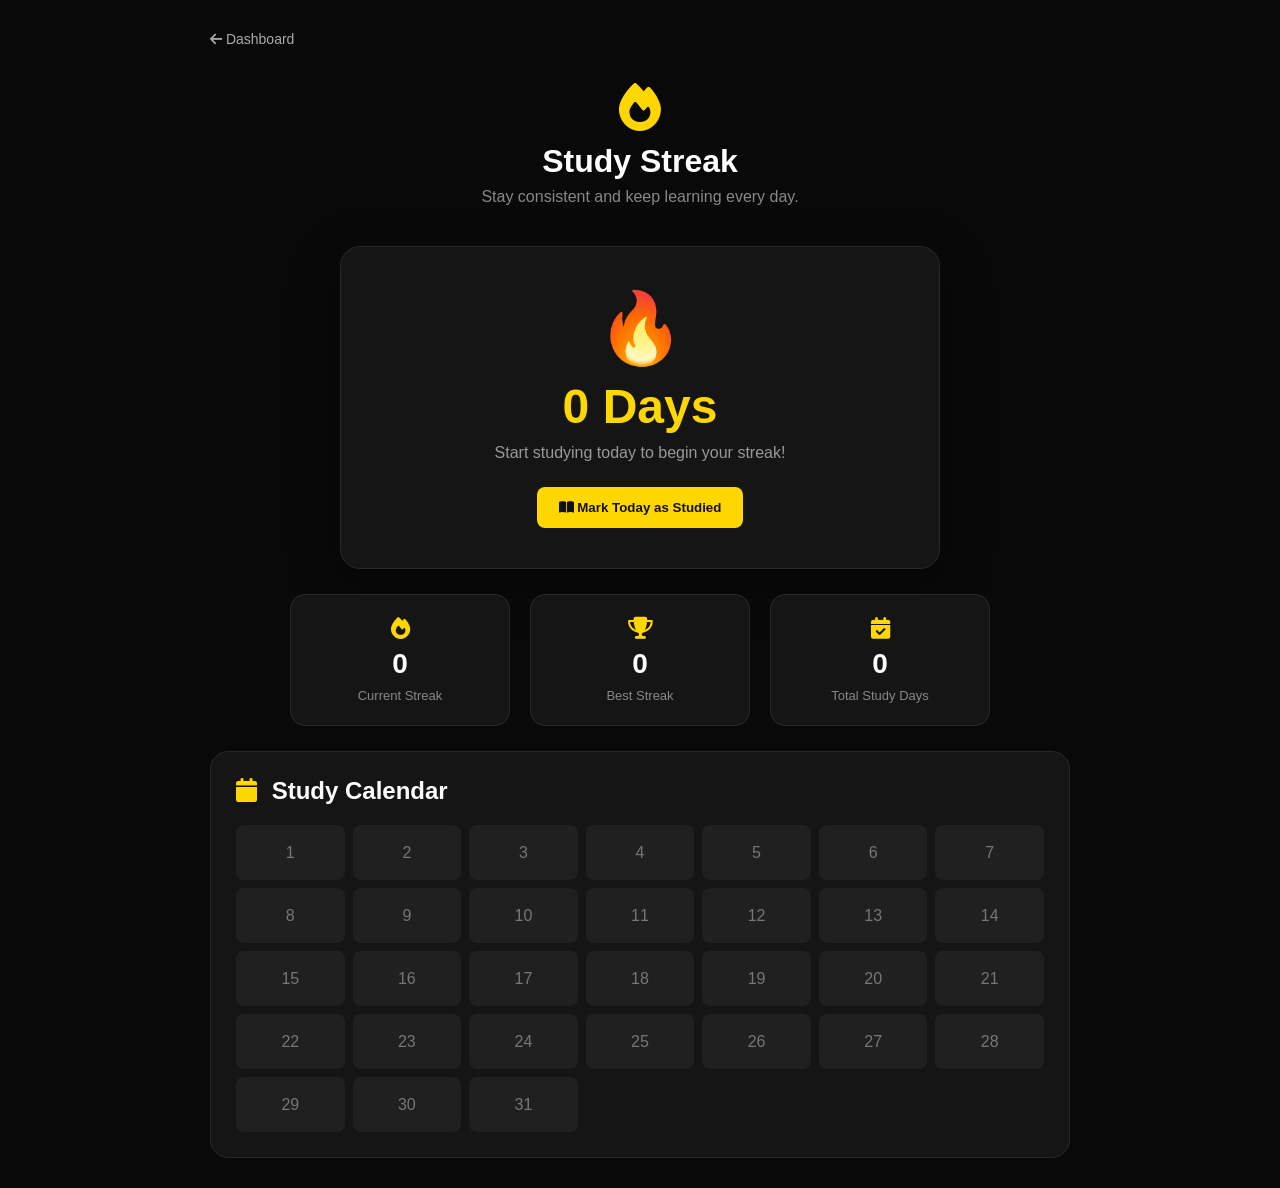
<file: streak.html>
<!DOCTYPE html>
<html lang="en">
<head>
    <meta charset="UTF-8">
    <meta name="viewport" content="width=device-width, initial-scale=1.0">

    <title>Study Streak | AI Study Planner</title>

    <link rel="stylesheet" href="streak.css">

    <link rel="stylesheet"
          href="https://cdnjs.cloudflare.com/ajax/libs/font-awesome/6.5.2/css/all.min.css">
</head>

<body>

    <div class="streak-container">

        <a href="dashboard.html" class="back">
            <i class="fa-solid fa-arrow-left"></i>
            Dashboard
        </a>

        <header>
            <i class="fa-solid fa-fire"></i>
            <h1>Study Streak</h1>
            <p>Stay consistent and keep learning every day.</p>
        </header>

        <section class="streak-card">

            <div class="fire">
                🔥
            </div>

            <h2 id="streakCount">0 Days</h2>

            <p id="streakMessage">
                Start studying today to begin your streak!
            </p>

            <button id="studyBtn">
                <i class="fa-solid fa-book-open"></i>
                Mark Today as Studied
            </button>

        </section>

        <section class="stats">

            <div class="stat">
                <i class="fa-solid fa-fire"></i>
                <h3 id="currentStreak">0</h3>
                <p>Current Streak</p>
            </div>

            <div class="stat">
                <i class="fa-solid fa-trophy"></i>
                <h3 id="bestStreak">0</h3>
                <p>Best Streak</p>
            </div>

            <div class="stat">
                <i class="fa-solid fa-calendar-check"></i>
                <h3 id="totalDays">0</h3>
                <p>Total Study Days</p>
            </div>

        </section>

        <section class="calendar-card">

            <h2>
                <i class="fa-solid fa-calendar"></i>
                Study Calendar
            </h2>

            <div id="calendar"></div>

        </section>

    </div>
<link rel="stylesheet" href="streak.css">
<script src="streak.js"></script>
</body>
</html>
</file>
<file: style.css>
/* =====================================================
   AI STUDY PLANNER
   Professional Dark Navy Theme + Responsive Layouts
===================================================== */

* {
    margin: 0;
    padding: 0;
    box-sizing: border-box;
}

html {
    scroll-behavior: smooth;
}

body {
    font-family: "Inter", sans-serif;
    background: #070b12;
    color: #f4f7ff;
    overflow-x: hidden;
}


/* =====================================================
   NAVBAR
===================================================== */

.navbar {
    height: 86px;
    display: flex;
    align-items: center;
    justify-content: space-between;
    padding: 0 7%;
    border-bottom: 1px solid rgba(255,255,255,0.07);
    background: rgba(7,11,18,0.9);
    position: relative;
    z-index: 10;
}

.logo {
    display: flex;
    align-items: center;
    gap: 14px;
    font-size: 21px;
    font-weight: 800;
}

.logo-icon {
    width: 44px;
    height: 44px;
    display: flex;
    align-items: center;
    justify-content: center;
    border-radius: 12px;
    background: #2563eb;
    box-shadow: 0 0 25px rgba(37,99,235,0.35);
}

.logo-icon i {
    font-size: 21px;
}

.navbar nav {
    display: flex;
    align-items: center;
    gap: 38px;
}

.navbar nav a {
    text-decoration: none;
    color: #aab4c7;
    font-size: 14px;
    font-weight: 600;
    transition: 0.25s;
}

.navbar nav a:hover {
    color: white;
}

.nav-btn {
    background: #2563eb !important;
    color: white !important;
    padding: 13px 23px;
    border-radius: 9px;
    box-shadow: 0 8px 25px rgba(37,99,235,0.25);
}

.nav-btn:hover {
    background: #3475f5 !important;
    transform: translateY(-2px);
}


/* =====================================================
   HERO
===================================================== */

.hero {
    min-height: 760px;
    padding: 100px 7% 80px;
    display: flex;
    align-items: center;
    position: relative;
    overflow: hidden;
    background:
        radial-gradient(
            circle at 80% 50%,
            rgba(37,99,235,0.13),
            transparent 32%
        ),
        #070b12;
}

.hero::before {
    content: "";
    position: absolute;
    width: 600px;
    height: 600px;
    right: -250px;
    top: 80px;
    border: 1px solid rgba(59,130,246,0.08);
    border-radius: 50%;
}

.hero-content {
    width: 58%;
    position: relative;
    z-index: 3;
}

.eyebrow {
    display: inline-flex;
    align-items: center;
    gap: 10px;
    padding: 11px 17px;
    border: 1px solid rgba(59,130,246,0.45);
    border-radius: 30px;
    color: #60a5fa;
    font-size: 14px;
    font-weight: 600;
    background: rgba(37,99,235,0.05);
    margin-bottom: 35px;
}

.hero h1 {
    font-size: clamp(45px, 6vw, 92px);
    line-height: 0.98;
    letter-spacing: -4px;
    font-weight: 800;
    max-width: 800px;
}

.hero h1 span {
    display: block;
    color: #3b82f6;
}

.hero-description {
    margin-top: 35px;
    max-width: 720px;
    color: #9ba8bd;
    font-size: 18px;
    line-height: 1.8;
}

.hero-buttons {
    display: flex;
    gap: 15px;
    margin-top: 38px;
}

.primary-btn,
.secondary-btn {
    display: inline-flex;
    align-items: center;
    gap: 12px;
    padding: 16px 25px;
    border-radius: 10px;
    text-decoration: none;
    font-size: 15px;
    font-weight: 700;
    transition: 0.25s;
}

.primary-btn {
    color: white;
    background: #2563eb;
    box-shadow: 0 12px 30px rgba(37,99,235,0.25);
}

.primary-btn:hover {
    background: #3475f5;
    transform: translateY(-3px);
}

.secondary-btn {
    color: #d9e1ef;
    border: 1px solid #293448;
    background: rgba(255,255,255,0.015);
}

.secondary-btn:hover {
    border-color: #4b5d78;
    transform: translateY(-3px);
}


/* =====================================================
   HERO STATS
===================================================== */

.hero-stats {
    display: flex;
    gap: 65px;
    margin-top: 60px;
}

.hero-stats div {
    display: flex;
    flex-direction: column;
    gap: 6px;
}

.hero-stats strong {
    font-size: 22px;
}

.hero-stats small {
    color: #718098;
    font-size: 12px;
}


/* =====================================================
   AI VISUAL
===================================================== */

.ai-visual {
    position: absolute;
    right: 5%;
    top: 90px;
    width: 500px;
    height: 600px;
    z-index: 2;
}

.glow {
    position: absolute;
    width: 350px;
    height: 350px;
    top: 120px;
    left: 80px;
    background: rgba(37,99,235,0.15);
    filter: blur(80px);
    border-radius: 50%;
}


/* Orbit */

.orbit {
    position: absolute;
    border: 1px solid rgba(96,165,250,0.14);
    border-radius: 50%;
}

.orbit-one {
    width: 430px;
    height: 430px;
    left: 35px;
    top: 70px;
}

.orbit-two {
    width: 300px;
    height: 300px;
    left: 100px;
    top: 135px;
}


/* =====================================================
   AI CORE
===================================================== */

.ai-core {
    position: absolute;
    width: 220px;
    height: 220px;
    left: 140px;
    top: 180px;
    display: flex;
    align-items: center;
    justify-content: center;
}

.ai-ring {
    position: absolute;
    width: 220px;
    height: 220px;
    border-radius: 50%;
    border: 2px solid rgba(59,130,246,0.35);
    box-shadow:
        0 0 35px rgba(37,99,235,0.25),
        inset 0 0 35px rgba(37,99,235,0.15);
    animation: rotate 10s linear infinite;
}

.ai-face {
    width: 145px;
    height: 145px;
    border-radius: 42px;
    background:
        linear-gradient(
            145deg,
            #1e40af,
            #172554
        );
    border: 1px solid rgba(147,197,253,0.5);
    box-shadow:
        0 20px 60px rgba(0,0,0,0.5),
        0 0 50px rgba(37,99,235,0.35);
    position: relative;
    display: flex;
    align-items: center;
    justify-content: center;
}

.eye {
    position: absolute;
    width: 18px;
    height: 25px;
    border-radius: 50%;
    background: #93c5fd;
    box-shadow: 0 0 15px #60a5fa;
}

.left-eye {
    left: 38px;
}

.right-eye {
    right: 38px;
}

.ai-mouth {
    position: absolute;
    width: 38px;
    height: 5px;
    bottom: 35px;
    border-radius: 10px;
    background: #60a5fa;
    box-shadow: 0 0 12px #60a5fa;
}

@keyframes rotate {
    from {
        transform: rotate(0deg);
    }
    to {
        transform: rotate(360deg);
    }
}


/* =====================================================
   FLOATING CARDS
===================================================== */

.floating-card {
    position: absolute;
    display: flex;
    align-items: center;
    gap: 12px;
    padding: 13px 17px;
    border-radius: 12px;
    background: rgba(12,20,34,0.88);
    border: 1px solid rgba(96,165,250,0.2);
    backdrop-filter: blur(12px);
    box-shadow: 0 15px 40px rgba(0,0,0,0.3);
    min-width: 190px;
}

.floating-card i {
    color: #60a5fa;
    font-size: 18px;
}

.floating-card div {
    display: flex;
    flex-direction: column;
    gap: 3px;
}

.floating-card strong {
    font-size: 12px;
}

.floating-card small {
    color: #718098;
    font-size: 10px;
}

.card-one {
    top: 110px;
    right: 0;
    animation: floatOne 4s ease-in-out infinite;
}

.card-two {
    top: 390px;
    left: 5px;
    animation: floatTwo 5s ease-in-out infinite;
}

.card-three {
    bottom: 45px;
    right: 15px;
    animation: floatOne 4.5s ease-in-out infinite;
}

.card-three i {
    color: #f59e0b;
}

@keyframes floatOne {
    0%,100% {
        transform: translateY(0);
    }
    50% {
        transform: translateY(-10px);
    }
}

@keyframes floatTwo {
    0%,100% {
        transform: translateY(0);
    }
    50% {
        transform: translateY(10px);
    }
}


/* =====================================================
   FEATURES
===================================================== */

.features-section {
    padding: 120px 7%;
    background: #080d16;
    border-top: 1px solid rgba(255,255,255,0.05);
}

.section-heading {
    max-width: 700px;
    margin-bottom: 55px;
}

.section-heading > span,
.about-content > span,
.cta span {
    color: #60a5fa;
    font-size: 12px;
    font-weight: 700;
    letter-spacing: 2px;
}

.section-heading h2 {
    font-size: 48px;
    line-height: 1.1;
    margin-top: 15px;
    letter-spacing: -2px;
}

.section-heading h2 strong {
    color: #3b82f6;
}

.section-heading p {
    color: #8492a8;
    margin-top: 20px;
    line-height: 1.7;
}

.feature-grid {
    display: grid;
    grid-template-columns: repeat(3, 1fr);
    gap: 20px;
}

.feature-card {
    padding: 30px;
    min-height: 270px;
    border: 1px solid #1b2638;
    border-radius: 16px;
    background: #0c1422;
    transition: 0.3s;
}

.feature-card:hover {
    transform: translateY(-7px);
    border-color: #315b9b;
    box-shadow: 0 20px 50px rgba(0,0,0,0.25);
}

.feature-icon {
    width: 48px;
    height: 48px;
    display: flex;
    align-items: center;
    justify-content: center;
    border-radius: 12px;
    color: #60a5fa;
    background: rgba(37,99,235,0.12);
    margin-bottom: 25px;
}

.feature-card h3 {
    font-size: 19px;
    margin-bottom: 12px;
}

.feature-card p {
    color: #8391a7;
    line-height: 1.7;
    font-size: 14px;
}

.feature-card a {
    display: inline-flex;
    align-items: center;
    gap: 8px;
    margin-top: 22px;
    color: #60a5fa;
    text-decoration: none;
    font-size: 13px;
    font-weight: 700;
}


/* =====================================================
   ABOUT
===================================================== */

.about-section {
    padding: 120px 7%;
    background: #070b12;
}

.about-content {
    max-width: 800px;
}

.about-content h2 {
    font-size: 48px;
    margin-top: 15px;
    letter-spacing: -2px;
}

.about-content h2 strong {
    color: #3b82f6;
}

.about-content > p {
    color: #8996aa;
    line-height: 1.8;
    margin-top: 25px;
    font-size: 16px;
}

.about-points {
    margin-top: 30px;
    display: flex;
    flex-direction: column;
    gap: 15px;
}

.about-points div {
    color: #b9c4d5;
    font-size: 14px;
}

.about-points i {
    color: #60a5fa;
    margin-right: 10px;
}


/* =====================================================
   CTA
===================================================== */

.cta {
    padding: 100px 7%;
    text-align: center;
    background:
        radial-gradient(
            circle at center,
            rgba(37,99,235,0.13),
            transparent 55%
        );
    border-top: 1px solid rgba(255,255,255,0.05);
}

.cta h2 {
    font-size: 48px;
    margin-top: 15px;
}

.cta h2 strong {
    color: #3b82f6;
}

.cta p {
    color: #8491a6;
    margin: 20px 0 30px;
}


/* =====================================================
   FOOTER
===================================================== */

footer {
    padding: 35px 7%;
    border-top: 1px solid rgba(255,255,255,0.06);
    display: flex;
    justify-content: space-between;
    align-items: center;
}

.footer-logo {
    font-weight: 700;
}

.footer-logo i {
    color: #3b82f6;
    margin-right: 8px;
}

footer p {
    color: #66748a;
    font-size: 12px;
}


/* =====================================================
   RESPONSIVE MEDIA QUERIES (ADJUSTS SIZES FOR MOBILE/LAPTOP)
===================================================== */

@media (max-width: 1024px) {
    .ai-visual {
        opacity: 0.35;
        right: -50px;
    }

    .hero-content {
        width: 70%;
    }

    .feature-grid {
        grid-template-columns: repeat(2, 1fr);
    }
}

@media (max-width: 768px) {
    .navbar {
        padding: 0 5%;
    }

    .navbar nav {
        gap: 15px;
    }

    .navbar nav a:not(.nav-btn) {
        display: none;
    }

    .hero {
        padding: 60px 5%;
        flex-direction: column;
        align-items: flex-start;
    }

    .hero-content {
        width: 100%;
        z-index: 4;
    }

    .hero h1 {
        font-size: 42px;
        letter-spacing: -2px;
    }

    .ai-visual {
        position: relative;
        width: 100%;
        height: 280px;
        right: auto;
        top: auto;
        margin-bottom: 30px;
        opacity: 0.25;
    }

    .hero-stats {
        gap: 30px;
        flex-wrap: wrap;
    }

    .feature-grid {
        grid-template-columns: 1fr;
    }

    .section-heading h2,
    .about-content h2,
    .cta h2 {
        font-size: 32px;
    }

    footer {
        flex-direction: column;
        gap: 15px;
        text-align: center;
    }
}
</file>
<file: dashboard.css>
/* =====================================================
   AI STUDY PLANNER — PREMIUM DASHBOARD
   ===================================================== */

:root {
    --bg: #070b14;
    --panel: #0d1422;
    --panel-2: #101a2c;
    --panel-hover: #142139;

    --border: rgba(255, 255, 255, 0.07);
    --border-blue: rgba(70, 140, 255, 0.25);

    --text: #f1f5f9;
    --muted: #7f91aa;
    --soft: #aab7c9;

    --blue: #5b9cff;
    --blue-light: #8bb9ff;
    --purple: #9b7cff;
    --green: #48d597;
    --orange: #ffad66;
    --red: #ff6f7d;

    --radius: 18px;
}


/* =====================================================
   RESET
   ===================================================== */

* {
    margin: 0;
    padding: 0;
    box-sizing: border-box;
}

html {
    scroll-behavior: smooth;
}

body {
    min-height: 100vh;
    background:
        radial-gradient(
            circle at 75% 5%,
            rgba(65, 110, 190, 0.12),
            transparent 28%
        ),
        radial-gradient(
            circle at 10% 80%,
            rgba(120, 80, 200, 0.07),
            transparent 25%
        ),
        var(--bg);

    color: var(--text);

    font-family:
        "Poppins",
        Arial,
        sans-serif;

    overflow-x: hidden;
}


/* =====================================================
   SCROLLBAR
   ===================================================== */

::-webkit-scrollbar {
    width: 7px;
}

::-webkit-scrollbar-track {
    background: var(--bg);
}

::-webkit-scrollbar-thumb {
    background: #263754;
    border-radius: 20px;
}

::-webkit-scrollbar-thumb:hover {
    background: #3b5277;
}


/* =====================================================
   SIDEBAR
   ===================================================== */

.sidebar {
    position: fixed;

    left: 0;
    top: 0;
    bottom: 0;

    width: 245px;

    padding: 28px 17px;

    background:
        linear-gradient(
            180deg,
            #0b1220,
            #080d17
        );

    border-right: 1px solid var(--border);

    z-index: 100;
}


/* LOGO */

.logo {
    display: flex;
    align-items: center;
    gap: 11px;

    padding: 0 12px 28px;

    font-size: 18px;
    font-weight: 700;
    letter-spacing: -0.5px;
}

.logo i {
    width: 36px;
    height: 36px;

    display: grid;
    place-items: center;

    border-radius: 11px;

    background:
        linear-gradient(
            135deg,
            #4d8cff,
            #725cff
        );

    color: white;

    box-shadow:
        0 8px 25px
        rgba(70, 120, 255, 0.2);
}


/* NAVIGATION */

.sidebar nav {
    display: flex;
    flex-direction: column;
    gap: 5px;
}

.sidebar a {
    position: relative;

    display: flex;
    align-items: center;
    gap: 13px;

    padding: 12px 14px;

    color: var(--muted);

    text-decoration: none;

    border-radius: 11px;

    font-size: 13px;
    font-weight: 500;

    transition:
        background .2s ease,
        color .2s ease,
        transform .2s ease;
}

.sidebar a i {
    width: 18px;
    text-align: center;

    font-size: 14px;
}

.sidebar a:hover {
    color: var(--text);

    background:
        rgba(255, 255, 255, 0.045);

    transform: translateX(2px);
}

.sidebar a.active {
    color: white;

    background:
        linear-gradient(
            90deg,
            rgba(80, 140, 255, 0.18),
            rgba(80, 140, 255, 0.05)
        );

    border: 1px solid
        rgba(90, 150, 255, 0.12);
}

.sidebar a.active::before {
    content: "";

    position: absolute;

    left: -1px;
    top: 9px;
    bottom: 9px;

    width: 3px;

    border-radius: 4px;

    background: var(--blue);
}


/* =====================================================
   MAIN
   ===================================================== */

.main-content {
    margin-left: 245px;

    min-height: 100vh;

    padding: 34px 42px 60px;

    max-width: 1600px;
}


/* =====================================================
   TOP BAR
   ===================================================== */

.topbar {
    display: flex;
    align-items: center;
    justify-content: space-between;

    margin-bottom: 30px;
}

.welcome h1 {
    font-size: 28px;
    line-height: 1.25;

    letter-spacing: -0.8px;
}

.welcome p {
    margin-top: 6px;

    color: var(--muted);

    font-size: 12px;
}


/* USER */

.user-profile {
    display: flex;
    align-items: center;
    gap: 11px;

    padding: 7px 12px 7px 7px;

    border: 1px solid var(--border);

    border-radius: 13px;

    background:
        rgba(255, 255, 255, 0.025);
}

.user-avatar {
    width: 34px;
    height: 34px;

    display: grid;
    place-items: center;

    border-radius: 10px;

    background:
        linear-gradient(
            135deg,
            #4d8cff,
            #8067ff
        );

    font-size: 13px;
    font-weight: 700;
}

.user-profile span {
    font-size: 11px;
    color: var(--soft);
}


/* =====================================================
   BACK BUTTON
   ===================================================== */

.back-btn {
    display: inline-flex;
    align-items: center;
    gap: 7px;

    margin-bottom: 18px;

    padding: 9px 13px;

    border-radius: 10px;

    background: var(--panel);

    border: 1px solid var(--border);

    color: var(--muted);

    font-size: 11px;
    font-weight: 600;

    cursor: pointer;

    transition: .2s ease;
}

.back-btn:hover {
    color: white;

    background: var(--panel-hover);

    border-color: var(--border-blue);

    transform: translateX(-2px);
}


/* =====================================================
   STAT CARDS
   ===================================================== */

.stats-grid {
    display: grid;

    grid-template-columns:
        repeat(4, 1fr);

    gap: 14px;

    margin-bottom: 18px;
}

.stat-card {
    position: relative;

    padding: 20px;

    min-height: 125px;

    background:
        linear-gradient(
            145deg,
            rgba(20, 32, 53, .95),
            rgba(11, 18, 31, .95)
        );

    border: 1px solid var(--border);

    border-radius: var(--radius);

    overflow: hidden;

    transition:
        transform .2s ease,
        border-color .2s ease;
}

.stat-card::after {
    content: "";

    position: absolute;

    width: 100px;
    height: 100px;

    right: -45px;
    bottom: -55px;

    border-radius: 50%;

    background:
        rgba(75, 135, 255, .08);
}

.stat-card:hover {
    transform: translateY(-3px);

    border-color:
        rgba(90, 150, 255, .2);
}

.stat-card i {
    color: var(--blue);

    font-size: 16px;

    margin-bottom: 13px;
}

.stat-card h3 {
    font-size: 25px;

    letter-spacing: -1px;
}

.stat-card p {
    margin-top: 3px;

    color: var(--muted);

    font-size: 10px;
}


/* =====================================================
   MAIN DASHBOARD GRID
   ===================================================== */

.dashboard-grid {
    display: grid;

    grid-template-columns:
        1.45fr 1fr;

    gap: 16px;
}


/* =====================================================
   PANELS
   ===================================================== */

.card,
.dashboard-card,
.panel {
    background:
        linear-gradient(
            145deg,
            rgba(16, 27, 45, .96),
            rgba(10, 17, 29, .96)
        );

    border: 1px solid var(--border);

    border-radius: var(--radius);

    box-shadow:
        0 15px 45px
        rgba(0, 0, 0, .16);
}

.card-header,
.panel-header {
    display: flex;
    justify-content: space-between;
    align-items: center;

    padding: 19px 20px;

    border-bottom:
        1px solid rgba(255, 255, 255, .045);
}

.card-header h2,
.panel-header h2 {
    font-size: 14px;

    letter-spacing: -.2px;
}

.card-header span {
    color: var(--muted);

    font-size: 10px;
}


/* =====================================================
   TASKS
   ===================================================== */

.task-list {
    padding: 8px 10px 12px;
}

.dashboard-task {
    display: flex;
    align-items: center;
    gap: 13px;

    padding: 14px 10px;

    border-bottom:
        1px solid rgba(255, 255, 255, .045);

    transition: .2s ease;
}

.dashboard-task:last-child {
    border-bottom: none;
}

.dashboard-task:hover {
    background:
        rgba(255, 255, 255, .025);

    border-radius: 10px;
}

.task-check {
    width: 28px;
    height: 28px;

    display: grid;
    place-items: center;

    border-radius: 9px;

    background:
        rgba(80, 140, 255, .1);

    color: var(--blue);

    font-size: 13px;
}

.dashboard-task.completed
.task-check {
    background:
        rgba(70, 210, 150, .1);

    color: var(--green);
}

.task-content {
    min-width: 0;

    display: flex;
    flex-direction: column;
    gap: 4px;
}

.task-content strong {
    font-size: 12px;

    white-space: nowrap;

    overflow: hidden;

    text-overflow: ellipsis;
}

.task-content span {
    color: var(--muted);

    font-size: 9px;
}


/* =====================================================
   SUBJECTS
   ===================================================== */

.subject-list {
    padding: 8px 20px 15px;
}

.subject-row {
    display: flex;
    align-items: center;

    gap: 10px;

    padding: 12px 0;

    border-bottom:
        1px solid rgba(255, 255, 255, .045);

    font-size: 11px;
}

.subject-row:last-child {
    border-bottom: none;
}

.subject-dot {
    width: 8px;
    height: 8px;

    border-radius: 50%;

    flex-shrink: 0;
}

.subject-dot.blue {
    background: var(--blue);
    box-shadow:
        0 0 10px
        rgba(90, 150, 255, .45);
}

.subject-dot.purple {
    background: var(--purple);
}

.subject-dot.green {
    background: var(--green);
}

.subject-dot.orange {
    background: var(--orange);
}

.subject-time {
    margin-left: auto;

    color: var(--muted);

    font-size: 9px;
}


/* =====================================================
   GOAL
   ===================================================== */

.goal-card {
    padding: 22px;
}

.goal-circle {
    width: 145px;
    height: 145px;

    margin: 10px auto 18px;

    border-radius: 50%;

    display: grid;
    place-items: center;

    background:
        conic-gradient(
            var(--blue) 0deg,
            #172b48 0deg
        );

    position: relative;
}

.goal-circle::before {
    content: "";

    position: absolute;

    width: 113px;
    height: 113px;

    border-radius: 50%;

    background: #0c1524;
}

.goal-circle > * {
    position: relative;
    z-index: 1;
}

#goalPercent {
    font-size: 25px;
    font-weight: 700;
}

#goalCurrent {
    font-size: 9px;
    color: var(--muted);
}


/* =====================================================
   PROGRESS BARS
   ===================================================== */

.progress-row {
    margin-bottom: 15px;
}

.progress-label {
    display: flex;
    justify-content: space-between;

    margin-bottom: 7px;

    font-size: 10px;

    color: var(--soft);
}

.progress-track {
    height: 6px;

    overflow: hidden;

    border-radius: 20px;

    background:
        rgba(255, 255, 255, .06);
}

.progress-fill {
    height: 100%;

    width: 0;

    border-radius: inherit;

    background:
        linear-gradient(
            90deg,
            #4e8dff,
            #8a72ff
        );

    transition:
        width .6s ease;
}


/* =====================================================
   PRODUCTIVITY
   ===================================================== */

.productivity-score {
    display: flex;
    align-items: center;
    justify-content: center;

    width: 90px;
    height: 90px;

    margin: 20px auto;

    border-radius: 50%;

    border: 7px solid
        rgba(90, 150, 255, .13);

    border-top-color:
        var(--blue);

    font-size: 18px;
    font-weight: 700;
}


/* =====================================================
   MOTIVATION / LOCK IN BRO
   ===================================================== */

.motivation-card {
    position: relative;

    padding: 23px;

    overflow: hidden;

    background:
        linear-gradient(
            135deg,
            #111f35,
            #0c1524
        );

    border:
        1px solid
        rgba(90, 150, 255, .13);

    border-radius: var(--radius);
}

.motivation-card::before {
    content: "LOCK IN BRO.";

    position: absolute;

    right: -8px;
    top: 12px;

    font-size: 9px;

    font-weight: 800;

    letter-spacing: 1px;

    color:
        rgba(139, 185, 255, .08);

    transform:
        rotate(7deg);
}

.motivation-card h3 {
    font-size: 13px;

    margin-bottom: 8px;
}

.motivation-card p {
    max-width: 470px;

    color: var(--soft);

    font-size: 11px;

    line-height: 1.7;
}


/* =====================================================
   QUICK ACTIONS
   ===================================================== */

.quick-actions {
    display: grid;

    grid-template-columns:
        repeat(2, 1fr);

    gap: 10px;
}

.action-card {
    display: flex;
    align-items: center;

    gap: 10px;

    padding: 13px;

    border-radius: 12px;

    border: 1px solid var(--border);

    background:
        rgba(255, 255, 255, .025);

    color: var(--soft);

    cursor: pointer;

    transition: .2s ease;
}

.action-card i {
    width: 31px;
    height: 31px;

    display: grid;
    place-items: center;

    border-radius: 9px;

    background:
        rgba(90, 150, 255, .1);

    color: var(--blue);

    font-size: 12px;
}

.action-card span {
    font-size: 10px;
}

.action-card:hover {
    transform: translateY(-2px);

    color: white;

    background:
        rgba(90, 150, 255, .07);

    border-color:
        rgba(90, 150, 255, .2);
}


/* =====================================================
   EMPTY STATE
   ===================================================== */

.empty-state {
    min-height: 120px;

    display: flex;
    flex-direction: column;

    justify-content: center;
    align-items: center;

    gap: 6px;

    text-align: center;

    color: var(--muted);
}

.empty-state i {
    margin-bottom: 5px;

    color: var(--blue);

    font-size: 19px;
}

.empty-state strong {
    color: var(--soft);

    font-size: 11px;
}

.empty-state span {
    font-size: 9px;
}


/* =====================================================
   BUTTONS
   ===================================================== */

button {
    font-family: inherit;
}

.primary-btn {
    border: none;

    padding: 10px 15px;

    border-radius: 10px;

    background:
        linear-gradient(
            135deg,
            #4f8fff,
            #7564ff
        );

    color: white;

    font-size: 10px;
    font-weight: 600;

    cursor: pointer;

    box-shadow:
        0 8px 20px
        rgba(75, 125, 255, .16);

    transition: .2s ease;
}

.primary-btn:hover {
    transform: translateY(-2px);

    box-shadow:
        0 12px 25px
        rgba(75, 125, 255, .24);
}


/* =====================================================
   RESPONSIVE
   ===================================================== */

@media (max-width: 1150px) {

    .sidebar {
        width: 210px;
    }

    .main-content {
        margin-left: 210px;

        padding: 28px;
    }

    .stats-grid {
        grid-template-columns:
            repeat(2, 1fr);
    }
}


@media (max-width: 850px) {

    .sidebar {
        position: relative;

        width: 100%;
        height: auto;

        padding: 15px;
    }

    .sidebar nav {
        flex-direction: row;

        overflow-x: auto;
    }

    .sidebar a {
        white-space: nowrap;
    }

    .sidebar a.active::before {
        display: none;
    }

    .main-content {
        margin-left: 0;

        padding: 22px;
    }

    .dashboard-grid {
        grid-template-columns: 1fr;
    }
}


@media (max-width: 600px) {

    .stats-grid {
        grid-template-columns: 1fr;
    }

    .topbar {
        align-items: flex-start;
    }

    .welcome h1 {
        font-size: 22px;
    }

    .user-profile {
        display: none;
    }

    .main-content {
        padding: 18px;
    }

    .quick-actions {
        grid-template-columns: 1fr;
    }
}
</file>
<file: chatbot.css>
* {
    margin: 0;
    padding: 0;
    box-sizing: border-box;
}

:root {
    --bg: #070b14;
    --sidebar: #0b1220;
    --card: #101a2b;
    --card2: #0d1625;

    --border: #20304a;

    --blue: #3b82f6;
    --cyan: #22d3ee;

    --text: #f5f7fb;
    --muted: #94a3b8;

    --success: #22c55e;
}

body {
    font-family: "Inter", sans-serif;
    background: var(--bg);
    color: var(--text);
    min-height: 100vh;
}


/* APP */

.app {
    display: flex;
    min-height: 100vh;
}


/* SIDEBAR */

.sidebar {
    width: 250px;
    background: var(--sidebar);
    border-right: 1px solid var(--border);

    display: flex;
    flex-direction: column;

    padding: 28px 18px;

    position: fixed;
    top: 0;
    left: 0;
    bottom: 0;
}


.brand {
    display: flex;
    align-items: center;
    gap: 12px;

    font-size: 22px;
    font-weight: 800;

    margin-bottom: 45px;
}

.brand-icon {
    width: 42px;
    height: 42px;

    border-radius: 12px;

    display: flex;
    align-items: center;
    justify-content: center;

    background: linear-gradient(
        135deg,
        var(--blue),
        var(--cyan)
    );

    color: white;

    box-shadow: 0 8px 25px rgba(59,130,246,.25);
}


.sidebar nav {
    display: flex;
    flex-direction: column;
    gap: 8px;
}


.sidebar a {
    text-decoration: none;
    color: var(--muted);

    padding: 14px 16px;

    border-radius: 12px;

    display: flex;
    align-items: center;
    gap: 14px;

    font-size: 15px;
    font-weight: 600;

    transition: .25s;
}


.sidebar a:hover {
    background: #111d31;
    color: white;
}


.sidebar a.active {
    color: white;

    background: linear-gradient(
        135deg,
        #18396f,
        #102c50
    );

    box-shadow:
        inset 0 0 0 1px #28558c,
        0 10px 30px rgba(0,0,0,.15);
}


.sidebar-bottom {
    margin-top: auto;
}


/* MAIN */

.main {
    margin-left: 250px;

    width: calc(100% - 250px);

    padding: 30px 40px 50px;
}


/* TOPBAR */

.topbar {
    display: flex;
    justify-content: space-between;
    align-items: center;

    margin-bottom: 28px;
}


.topbar h1 {
    font-size: 30px;
    font-weight: 800;
}


.topbar p {
    color: var(--muted);
    margin-top: 5px;
}


.top-actions {
    display: flex;
    align-items: center;
    gap: 14px;
}


.status {
    padding: 9px 14px;

    border: 1px solid var(--border);

    border-radius: 30px;

    color: #cbd5e1;

    font-size: 13px;

    background: #0b1220;
}


.status-dot {
    display: inline-block;

    width: 8px;
    height: 8px;

    background: var(--success);

    border-radius: 50%;

    margin-right: 7px;

    box-shadow: 0 0 10px var(--success);
}


.clear-btn {
    border: 1px solid var(--border);

    background: #0d1625;

    color: #cbd5e1;

    padding: 10px 15px;

    border-radius: 10px;

    cursor: pointer;

    transition: .2s;
}


.clear-btn:hover {
    border-color: #ef4444;
    color: #ef4444;
}


/* CHAT */

.chat-wrapper {
    background: linear-gradient(
        145deg,
        #0d1728,
        #0a1220
    );

    border: 1px solid var(--border);

    border-radius: 20px;

    overflow: hidden;

    box-shadow:
        0 20px 60px rgba(0,0,0,.25);
}


/* CHAT HEADER */

.chat-header {
    display: flex;
    align-items: center;

    gap: 14px;

    padding: 20px 24px;

    border-bottom: 1px solid var(--border);

    background: rgba(255,255,255,.015);
}


.bot-avatar {
    width: 46px;
    height: 46px;

    border-radius: 14px;

    display: flex;
    align-items: center;
    justify-content: center;

    background: linear-gradient(
        135deg,
        var(--blue),
        var(--cyan)
    );

    font-size: 20px;
}


.chat-header h2 {
    font-size: 17px;
}


.chat-header p {
    color: var(--muted);

    font-size: 13px;

    margin-top: 3px;
}


/* MESSAGES */

.messages {
    height: 430px;

    overflow-y: auto;

    padding: 25px;
}


.message {
    display: flex;

    gap: 12px;

    margin-bottom: 22px;

    animation: messageIn .25s ease;
}


@keyframes messageIn {

    from {
        opacity: 0;
        transform: translateY(8px);
    }

    to {
        opacity: 1;
        transform: translateY(0);
    }

}


.message.user {
    justify-content: flex-end;
}


.avatar {
    width: 34px;
    height: 34px;

    min-width: 34px;

    border-radius: 10px;

    background: #17243a;

    display: flex;
    align-items: center;
    justify-content: center;

    color: #60a5fa;
}


.bubble {
    max-width: 75%;

    padding: 14px 17px;

    border-radius: 15px;

    background: #111d30;

    border: 1px solid var(--border);

    line-height: 1.6;

    color: #e2e8f0;
}


.message.user .bubble {
    background: linear-gradient(
        135deg,
        #2563eb,
        #0891b2
    );

    border: none;

    color: white;
}


.bubble p {
    margin-top: 5px;
}


.bubble strong {
    color: white;
}


/* QUICK ACTIONS */

.quick-section {
    padding: 0 24px 20px;
}


.section-title {
    font-weight: 700;

    margin-bottom: 12px;

    color: #dbeafe;
}


.section-title i {
    color: var(--cyan);

    margin-right: 7px;
}


.quick-actions {
    display: flex;

    flex-wrap: wrap;

    gap: 9px;
}


.quick-actions button {
    border: 1px solid var(--border);

    background: #0c1626;

    color: #cbd5e1;

    padding: 10px 13px;

    border-radius: 9px;

    cursor: pointer;

    transition: .2s;

    font-family: inherit;

    font-size: 13px;
}


.quick-actions button i {
    color: #60a5fa;

    margin-right: 6px;
}


.quick-actions button:hover {
    background: #14243c;

    border-color: #3679c9;

    color: white;

    transform: translateY(-1px);
}


/* INPUT */

.input-area {
    display: flex;

    align-items: center;

    gap: 9px;

    padding: 18px 20px;

    border-top: 1px solid var(--border);

    background: #09111e;
}


.input-area input[type="text"] {
    flex: 1;

    height: 50px;

    border-radius: 12px;

    border: 1px solid var(--border);

    background: #0b1423;

    color: white;

    outline: none;

    padding: 0 16px;

    font-family: inherit;

    font-size: 14px;

    transition: .2s;
}


.input-area input[type="text"]:focus {
    border-color: #3979c9;

    box-shadow: 0 0 0 3px rgba(59,130,246,.1);
}


.input-area input::placeholder {
    color: #64748b;
}


.icon-btn,
.send-btn {
    width: 48px;
    height: 48px;

    border-radius: 12px;

    border: 1px solid var(--border);

    cursor: pointer;

    display: flex;
    align-items: center;
    justify-content: center;

    transition: .2s;
}


.icon-btn {
    background: #101b2d;
    color: #94a3b8;
}


.icon-btn:hover {
    color: white;
    border-color: #3980d5;
}


.send-btn {
    border: none;

    background: linear-gradient(
        135deg,
        var(--blue),
        var(--cyan)
    );

    color: white;

    font-size: 16px;
}


.send-btn:hover {
    transform: translateY(-2px);

    box-shadow:
        0 8px 20px rgba(34,211,238,.2);
}


.mic-btn.recording {
    background: #dc2626;

    color: white;

    border-color: #ef4444;
}


.input-hint {
    text-align: center;

    color: #475569;

    font-size: 11px;

    padding-bottom: 12px;
}


/* TOOL CARDS */

.tools-grid {
    display: grid;

    grid-template-columns:
        repeat(3, 1fr);

    gap: 18px;

    margin-top: 22px;
}


.tool-card {
    background: #0d1728;

    border: 1px solid var(--border);

    border-radius: 16px;

    padding: 20px;

    display: grid;

    grid-template-columns:
        auto 1fr;

    gap: 15px;

    transition: .25s;
}


.tool-card:hover {
    transform: translateY(-3px);

    border-color: #2d527b;

    box-shadow:
        0 15px 40px rgba(0,0,0,.2);
}


.tool-icon {
    width: 42px;
    height: 42px;

    border-radius: 11px;

    display: flex;
    align-items: center;
    justify-content: center;

    font-size: 17px;
}


.tool-icon.blue {
    background: rgba(59,130,246,.15);
    color: #60a5fa;
}


.tool-icon.cyan {
    background: rgba(34,211,238,.12);
    color: #22d3ee;
}


.tool-icon.purple {
    background: rgba(168,85,247,.12);
    color: #c084fc;
}


.tool-card h3 {
    font-size: 15px;

    margin-bottom: 6px;
}


.tool-card p {
    color: var(--muted);

    font-size: 12px;

    line-height: 1.5;
}


.tool-card button {
    grid-column: 1 / -1;

    border: 1px solid var(--border);

    background: #111f34;

    color: #93c5fd;

    padding: 10px;

    border-radius: 9px;

    cursor: pointer;

    font-weight: 600;
}


.tool-card button:hover {
    background: #18335a;

    color: white;
}


/* SCROLLBAR */

::-webkit-scrollbar {
    width: 7px;
}


::-webkit-scrollbar-track {
    background: #070b14;
}


::-webkit-scrollbar-thumb {
    background: #263954;

    border-radius: 10px;
}


/* MOBILE */

@media (max-width: 900px) {

    .sidebar {
        width: 80px;
        padding: 20px 12px;
    }

    .brand span,
    .sidebar a span {
        display: none;
    }

    .brand {
        justify-content: center;
    }

    .sidebar a {
        justify-content: center;
    }

    .main {
        margin-left: 80px;

        width: calc(100% - 80px);

        padding: 20px;
    }

    .tools-grid {
        grid-template-columns: 1fr;
    }

}


@media (max-width: 600px) {

    .topbar {
        align-items: flex-start;
    }

    .top-actions {
        display: none;
    }

    .messages {
        height: 400px;
        padding: 16px;
    }

    .bubble {
        max-width: 85%;
    }

    .quick-section {
        padding: 0 15px 15px;
    }

    .input-area {
        padding: 12px;
    }

}
</file>
<file: login.css>
* {
    margin: 0;
    padding: 0;
    box-sizing: border-box;
}

:root {
    --blue: #2563eb;
    --blue-light: #3b82f6;
    --cyan: #06b6d4;

    --dark: #07111f;
    --dark-2: #0d1a2b;

    --text: #172033;
    --muted: #667085;

    --border: #e5e7eb;

    --white: #ffffff;
}

body {
    min-height: 100vh;

    font-family: "Inter", sans-serif;

    background: #f5f7fb;

    color: var(--text);
}


/* ================================
   MAIN LAYOUT
================================ */

.login-page {
    min-height: 100vh;

    display: grid;

    grid-template-columns: 1.05fr 0.95fr;
}


/* ================================
   LEFT SIDE
================================ */

.login-info {
    position: relative;

    min-height: 100vh;

    padding: 55px 8%;

    background:
        radial-gradient(
            circle at 80% 20%,
            rgba(59, 130, 246, 0.22),
            transparent 30%
        ),
        linear-gradient(
            145deg,
            #07111f,
            #0c1b2e
        );

    color: white;

    display: flex;
    flex-direction: column;
}


/* ================================
   BRAND
================================ */

.brand {
    display: flex;

    align-items: center;

    gap: 12px;

    font-size: 19px;

    font-weight: 700;
}

.brand-icon {
    width: 42px;
    height: 42px;

    display: flex;
    align-items: center;
    justify-content: center;

    background: var(--blue);

    border-radius: 10px;

    font-size: 18px;
}


/* ================================
   INFO CONTENT
================================ */

.info-content {
    max-width: 540px;

    margin: auto 0;
}

.eyebrow {
    display: inline-flex;

    align-items: center;

    gap: 8px;

    color: #60a5fa;

    font-size: 11px;

    font-weight: 700;

    letter-spacing: 1.2px;

    margin-bottom: 22px;
}

.info-content h1 {
    font-size: clamp(45px, 5vw, 70px);

    line-height: 1.03;

    letter-spacing: -3px;

    margin-bottom: 25px;
}

.info-content h1 span {
    color: #60a5fa;
}

.description {
    max-width: 500px;

    color: #aab7ca;

    font-size: 15px;

    line-height: 1.8;

    margin-bottom: 40px;
}


/* ================================
   FEATURES
================================ */

.features {
    display: flex;

    flex-direction: column;

    gap: 22px;
}

.feature {
    display: flex;

    align-items: center;

    gap: 15px;
}

.feature > i {
    width: 40px;
    height: 40px;

    display: flex;
    align-items: center;
    justify-content: center;

    background: rgba(255,255,255,.07);

    color: #60a5fa;

    border: 1px solid rgba(255,255,255,.08);

    border-radius: 9px;
}

.feature strong {
    display: block;

    font-size: 13px;

    margin-bottom: 4px;
}

.feature p {
    color: #8290a5;

    font-size: 12px;
}


/* ================================
   COPYRIGHT
================================ */

.copyright {
    color: #68778e;

    font-size: 11px;
}


/* ================================
   RIGHT SIDE
================================ */

.login-section {
    min-height: 100vh;

    display: flex;

    align-items: center;
    justify-content: center;

    padding: 50px;
}


/* ================================
   LOGIN CARD
================================ */

.login-card {
    width: 100%;
    max-width: 430px;
}


/* ================================
   MOBILE BRAND
================================ */

.mobile-brand {
    display: none;
}


/* ================================
   HEADING
================================ */

.login-heading {
    margin-bottom: 32px;
}

.login-heading h2 {
    font-size: 32px;

    letter-spacing: -1px;

    margin-bottom: 8px;
}

.login-heading p {
    color: var(--muted);

    font-size: 14px;
}


/* ================================
   FORM
================================ */

.form-group {
    margin-bottom: 22px;
}

.form-group label {
    display: block;

    font-size: 13px;

    font-weight: 600;

    margin-bottom: 8px;
}

.label-row {
    display: flex;

    align-items: center;
    justify-content: space-between;
}

.label-row a {
    color: var(--blue);

    font-size: 12px;

    text-decoration: none;
}

.label-row a:hover {
    text-decoration: underline;
}


/* ================================
   INPUT
================================ */

.input-wrapper {
    position: relative;
}

.input-wrapper > i {
    position: absolute;

    left: 15px;
    top: 50%;

    transform: translateY(-50%);

    color: #98a2b3;

    font-size: 14px;
}

.input-wrapper input {
    width: 100%;

    height: 52px;

    padding: 0 45px;

    border: 1px solid var(--border);

    border-radius: 8px;

    background: white;

    color: var(--text);

    font-family: inherit;

    font-size: 14px;

    outline: none;

    transition: .2s;
}

.input-wrapper input::placeholder {
    color: #a8b0bd;
}

.input-wrapper input:focus {
    border-color: var(--blue);

    box-shadow:
        0 0 0 3px rgba(37,99,235,.09);
}


/* ================================
   PASSWORD TOGGLE
================================ */

.password-toggle {
    position: absolute;

    right: 13px;
    top: 50%;

    transform: translateY(-50%);

    border: none;

    background: none;

    color: #98a2b3;

    cursor: pointer;

    font-size: 14px;
}

.password-toggle:hover {
    color: var(--blue);
}


/* ================================
   ERRORS
================================ */

.error {
    display: block;

    color: #dc2626;

    font-size: 11px;

    margin-top: 5px;
}


/* ================================
   REMEMBER
================================ */

.login-options {
    margin-bottom: 22px;
}

.remember {
    display: flex;

    align-items: center;

    gap: 8px;

    color: #667085;

    font-size: 12px;

    cursor: pointer;
}

.remember input {
    width: 15px;
    height: 15px;

    accent-color: var(--blue);
}


/* ================================
   LOGIN BUTTON
================================ */

.login-button {
    width: 100%;

    height: 52px;

    border: none;

    border-radius: 8px;

    background: var(--blue);

    color: white;

    font-family: inherit;

    font-size: 14px;

    font-weight: 600;

    cursor: pointer;

    display: flex;

    align-items: center;

    justify-content: center;

    gap: 10px;

    transition: .2s;
}

.login-button:hover {
    background: #1d4ed8;

    transform: translateY(-1px);

    box-shadow:
        0 8px 20px rgba(37,99,235,.18);
}

.login-button.loading {
    opacity: .7;

    pointer-events: none;
}


/* ================================
   DIVIDER
================================ */

.divider {
    display: flex;

    align-items: center;

    gap: 14px;

    margin: 27px 0;

    color: #98a2b3;

    font-size: 11px;
}

.divider::before,
.divider::after {
    content: "";

    height: 1px;

    flex: 1;

    background: var(--border);
}


/* ================================
   SOCIAL
================================ */

.social-buttons {
    display: grid;

    grid-template-columns: 1fr 1fr;

    gap: 12px;
}

.social-button {
    height: 48px;

    border: 1px solid var(--border);

    background: white;

    border-radius: 8px;

    font-family: inherit;

    font-size: 13px;

    font-weight: 500;

    color: #344054;

    cursor: pointer;

    display: flex;

    align-items: center;
    justify-content: center;

    gap: 9px;

    transition: .2s;
}

.social-button:hover {
    background: #f8fafc;

    border-color: #cbd5e1;
}


/* ================================
   REGISTER
================================ */

.register-text {
    text-align: center;

    margin-top: 28px;

    color: #667085;

    font-size: 12px;
}

.register-text a {
    color: var(--blue);

    font-weight: 600;

    text-decoration: none;
}

.register-text a:hover {
    text-decoration: underline;
}


/* ================================
   RESPONSIVE
================================ */

@media (max-width: 850px) {

    .login-page {
        grid-template-columns: 1fr;
    }

    .login-info {
        display: none;
    }

    .login-section {
        padding: 30px 20px;
    }

    .mobile-brand {
        display: flex;

        align-items: center;

        justify-content: center;

        gap: 10px;

        margin-bottom: 45px;

        font-size: 18px;

        font-weight: 700;
    }
}

@media (max-width: 480px) {

    .login-section {
        padding: 25px 18px;
    }

    .login-heading h2 {
        font-size: 28px;
    }

    .social-buttons {
        grid-template-columns: 1fr;
    }
}
</file>
<file: planner.css>
* {
    margin: 0;
    padding: 0;
    box-sizing: border-box;
}

:root {
    --bg: #070b14;
    --sidebar: #0b1220;
    --card: #101a2b;
    --card-hover: #142238;

    --border: #223653;

    --text: #f4f7fb;
    --muted: #91a1b8;

    --blue: #3b82f6;
    --cyan: #22d3ee;

    --green: #22c55e;
    --yellow: #facc15;
    --red: #ef4444;
    --purple: #a78bfa;
}

body {
    font-family: "Inter", sans-serif;
    background: var(--bg);
    color: var(--text);
    min-height: 100vh;
}


/* ================= SIDEBAR ================= */

.sidebar {
    position: fixed;
    left: 0;
    top: 0;

    width: 270px;
    height: 100vh;

    background: var(--sidebar);

    border-right: 1px solid var(--border);

    padding: 30px 20px;

    z-index: 100;
}

.brand {
    display: flex;
    align-items: center;
    gap: 14px;

    font-size: 24px;
    font-weight: 800;

    margin-bottom: 55px;
}

.brand-icon {
    width: 42px;
    height: 42px;

    display: flex;
    align-items: center;
    justify-content: center;

    border-radius: 12px;

    background: linear-gradient(
        135deg,
        var(--blue),
        var(--cyan)
    );

    color: white;

    box-shadow: 0 8px 25px rgba(34, 211, 238, .2);
}

nav {
    display: flex;
    flex-direction: column;
    gap: 8px;
}

nav a {
    text-decoration: none;
    color: var(--muted);

    padding: 15px 16px;

    border-radius: 12px;

    display: flex;
    align-items: center;
    gap: 14px;

    font-size: 15px;
    font-weight: 600;

    transition: .25s;
}

nav a:hover {
    background: #111e33;
    color: white;
}

nav a.active {
    background: linear-gradient(
        135deg,
        rgba(59,130,246,.2),
        rgba(34,211,238,.1)
    );

    color: #60a5fa;

    border: 1px solid rgba(59,130,246,.25);
}

nav a i {
    width: 20px;
}

nav .logout {
    margin-top: 30px;
    color: #94a3b8;
}


/* ================= MAIN ================= */

.main {
    margin-left: 270px;

    padding: 38px 45px;

    max-width: 1700px;
}


/* ================= TOPBAR ================= */

.topbar {
    display: flex;

    justify-content: space-between;
    align-items: center;

    margin-bottom: 35px;
}

.topbar h1 {
    font-size: 38px;
    font-weight: 800;

    letter-spacing: -1px;
}

.topbar p {
    color: var(--muted);
    margin-top: 8px;
}

.top-right {
    display: flex;
    align-items: center;
    gap: 25px;
}

.live-clock {
    color: #facc15;

    font-size: 17px;
    font-weight: 700;

    font-variant-numeric: tabular-nums;
}

.profile {
    display: flex;
    align-items: center;
    gap: 10px;

    color: var(--muted);
}

.profile-avatar {
    width: 40px;
    height: 40px;

    border-radius: 50%;

    display: flex;
    align-items: center;
    justify-content: center;

    background: #16243a;

    border: 1px solid var(--border);
}


/* ================= SUMMARY ================= */

.summary-grid {
    display: grid;

    grid-template-columns:
        repeat(4, 1fr);

    gap: 18px;

    margin-bottom: 20px;
}

.summary-card {
    background: var(--card);

    border: 1px solid var(--border);

    border-radius: 18px;

    padding: 22px;

    display: flex;
    align-items: center;

    gap: 16px;

    transition: .25s;
}

.summary-card:hover {
    transform: translateY(-3px);

    background: var(--card-hover);

    border-color: #315071;
}

.summary-card span {
    color: var(--muted);

    font-size: 13px;
}

.summary-card strong {
    display: block;

    margin-top: 5px;

    font-size: 25px;
}

.summary-icon {
    width: 48px;
    height: 48px;

    border-radius: 13px;

    display: flex;
    align-items: center;
    justify-content: center;

    font-size: 20px;
}

.summary-icon.blue {
    background: rgba(59,130,246,.15);
    color: #60a5fa;
}

.summary-icon.green {
    background: rgba(34,197,94,.15);
    color: #4ade80;
}

.summary-icon.cyan {
    background: rgba(34,211,238,.15);
    color: #22d3ee;
}

.summary-icon.purple {
    background: rgba(167,139,250,.15);
    color: #a78bfa;
}


/* ================= PROGRESS ================= */

.progress-card {
    background: var(--card);

    border: 1px solid var(--border);

    border-radius: 18px;

    padding: 25px;

    margin-bottom: 22px;
}

.progress-header {
    display: flex;
    justify-content: space-between;

    align-items: center;

    margin-bottom: 15px;
}

.progress-header span {
    color: var(--muted);
    font-size: 13px;
}

.progress-header h2 {
    font-size: 17px;
    margin-top: 5px;
}

.progress-header strong {
    font-size: 25px;
    color: #60a5fa;
}

.progress-track {
    width: 100%;
    height: 10px;

    background: #1a2639;

    border-radius: 20px;

    overflow: hidden;
}

.progress-fill {
    height: 100%;

    width: 0%;

    border-radius: inherit;

    background: linear-gradient(
        90deg,
        var(--blue),
        var(--cyan)
    );

    transition: width .5s ease;
}


/* ================= CARDS ================= */

.planner-card,
.task-section {
    background: var(--card);

    border: 1px solid var(--border);

    border-radius: 18px;

    padding: 28px;

    margin-bottom: 22px;
}

.section-heading {
    margin-bottom: 25px;
}

.section-heading h2,
.task-header h2 {
    font-size: 22px;
}

.section-heading h2 i,
.task-header h2 i {
    color: #60a5fa;

    margin-right: 8px;
}

.section-heading p,
.task-header p {
    color: var(--muted);

    font-size: 13px;

    margin-top: 6px;
}


/* ================= FORM ================= */

.form-grid {
    display: grid;

    grid-template-columns:
        repeat(3, 1fr);

    gap: 18px;
}

.input-group {
    display: flex;
    flex-direction: column;

    gap: 8px;
}

.input-group.full {
    margin-top: 18px;
}

label {
    color: #cbd5e1;

    font-size: 13px;

    font-weight: 600;
}

input,
select,
textarea {
    width: 100%;

    background: #09111f;

    color: white;

    border: 1px solid #2a3d58;

    border-radius: 10px;

    padding: 13px 14px;

    outline: none;

    font-family: inherit;

    transition: .2s;
}

input:focus,
select:focus,
textarea:focus {
    border-color: var(--blue);

    box-shadow:
        0 0 0 3px rgba(59,130,246,.1);
}

textarea {
    resize: vertical;

    min-height: 90px;
}

.form-actions {
    display: flex;

    gap: 12px;

    margin-top: 20px;
}

.primary-btn,
.secondary-btn {
    border: none;

    padding: 13px 20px;

    border-radius: 10px;

    font-family: inherit;

    font-weight: 700;

    cursor: pointer;

    transition: .25s;
}

.primary-btn {
    background: linear-gradient(
        135deg,
        var(--blue),
        var(--cyan)
    );

    color: white;
}

.primary-btn:hover {
    transform: translateY(-2px);

    box-shadow:
        0 8px 25px rgba(34,211,238,.18);
}

.secondary-btn {
    background: #17243a;

    color: #dbeafe;

    border: 1px solid #2b4160;
}

.secondary-btn:hover {
    background: #20324d;
}


/* ================= TASK HEADER ================= */

.task-header {
    display: flex;

    justify-content: space-between;

    align-items: center;

    gap: 20px;

    margin-bottom: 25px;
}

.controls {
    display: flex;

    gap: 10px;
}

.controls input {
    width: 200px;
}

.controls select {
    width: 160px;
}


/* ================= TASK ================= */

.task-list {
    display: flex;

    flex-direction: column;

    gap: 12px;
}

.task {
    display: grid;

    grid-template-columns:
        45px 1fr auto;

    align-items: center;

    gap: 15px;

    background: #0c1525;

    border: 1px solid #213550;

    border-radius: 14px;

    padding: 18px;

    transition: .25s;
}

.task:hover {
    border-color: #35547a;

    background: #101d31;
}

.task.completed {
    opacity: .55;
}

.task-check {
    width: 22px;
    height: 22px;

    cursor: pointer;

    accent-color: var(--cyan);
}

.task-main h3 {
    font-size: 16px;

    margin-bottom: 6px;
}

.task.completed h3 {
    text-decoration: line-through;
}

.task-meta {
    display: flex;

    flex-wrap: wrap;

    gap: 8px;

    color: var(--muted);

    font-size: 12px;
}

.badge {
    padding: 5px 9px;

    border-radius: 20px;

    font-size: 11px;

    font-weight: 700;
}

.badge.high {
    background: rgba(239,68,68,.13);
    color: #f87171;
}

.badge.medium {
    background: rgba(250,204,21,.13);
    color: #facc15;
}

.badge.low {
    background: rgba(34,197,94,.13);
    color: #4ade80;
}

.task-actions {
    display: flex;

    gap: 7px;
}

.task-actions button {
    width: 36px;
    height: 36px;

    border-radius: 9px;

    border: 1px solid #293e59;

    background: #111d30;

    color: #a9bad0;

    cursor: pointer;

    transition: .2s;
}

.task-actions button:hover {
    color: white;

    border-color: #4a6688;
}

.task-actions .delete:hover {
    color: #f87171;

    border-color: #ef4444;
}


/* ================= EMPTY ================= */

.empty-state {
    text-align: center;

    padding: 60px 20px;

    color: var(--muted);
}

.empty-state i {
    font-size: 45px;

    color: #334b68;

    margin-bottom: 15px;
}

.empty-state h3 {
    color: #dbe5f2;

    margin-bottom: 5px;
}


/* ================= MODAL ================= */

.modal {
    display: none;

    position: fixed;

    inset: 0;

    background: rgba(2,6,15,.75);

    backdrop-filter: blur(8px);

    align-items: center;
    justify-content: center;

    z-index: 500;
}

.modal.show {
    display: flex;
}

.modal-content {
    width: min(600px, 92%);

    max-height: 90vh;

    overflow-y: auto;

    background: #101a2b;

    border: 1px solid #304764;

    border-radius: 20px;

    padding: 30px;

    position: relative;

    box-shadow:
        0 30px 100px rgba(0,0,0,.5);
}

.modal-content h2 {
    margin-bottom: 25px;
}

.close-modal {
    position: absolute;

    top: 18px;
    right: 18px;

    width: 36px;
    height: 36px;

    border-radius: 9px;

    border: 1px solid #293e59;

    background: #121f33;

    color: #aabbd0;

    cursor: pointer;
}

.modal-row {
    display: grid;

    grid-template-columns: 1fr 1fr;

    gap: 15px;

    margin-top: 15px;
}

.full-btn {
    width: 100%;

    margin-top: 20px;
}


/* ================= RESPONSIVE ================= */

@media (max-width: 1000px) {

    .sidebar {
        width: 220px;
    }

    .main {
        margin-left: 220px;

        padding: 25px;
    }

    .summary-grid {
        grid-template-columns:
            repeat(2, 1fr);
    }

    .form-grid {
        grid-template-columns:
            repeat(2, 1fr);
    }

}

@media (max-width: 700px) {

    .sidebar {
        position: relative;

        width: 100%;
        height: auto;
    }

    .main {
        margin-left: 0;
    }

    .topbar {
        flex-direction: column;

        align-items: flex-start;

        gap: 15px;
    }

    .summary-grid,
    .form-grid {
        grid-template-columns: 1fr;
    }

    .task-header {
        flex-direction: column;

        align-items: stretch;
    }

    .controls {
        flex-direction: column;
    }

    .controls input,
    .controls select {
        width: 100%;
    }

    .task {
        grid-template-columns:
            35px 1fr;
    }

    .task-actions {
        grid-column: 2;
    }
}
</file>
<file: pomodoro.css>
/* =========================================================
   AI STUDY PLANNER — POMODORO
   ========================================================= */
/* ================= COMPACT POMODORO ================= */

.page {
    padding: 28px 42px 35px;
}

.topbar {
    margin-bottom: 22px;
}

.topbar h1 {
    font-size: 38px;
}

.topbar p {
    font-size: 13px;
}

.quick-stats {
    gap: 12px;
    margin-bottom: 16px;
}

.stat-card {
    min-height: 72px;
    padding: 13px 16px;
}

.stat-icon {
    width: 40px;
    height: 40px;
}

.mode-section {
    gap: 10px;
    margin-bottom: 17px;
}

.mode {
    padding: 12px 15px;
}

.main-grid {
    gap: 16px;
    margin-bottom: 22px;
}

.timer-card {
    padding: 22px;
}

.subject-box {
    margin-top: 17px;
}

.timer-wrap {
    margin: 20px 0;
}

.timer-ring {
    width: 220px;
    height: 220px;
}

#timer {
    font-size: 46px;
}

.side-panel {
    gap: 12px;
}

.goal-card,
.subject-card,
.motivation-card {
    padding: 17px;
}

.goal-number {
    margin: 12px 0 9px;
}

.goal-number strong {
    font-size: 29px;
}

.sessions {
    padding: 20px;
}

.section-heading {
    margin-bottom: 14px;
}

.section-heading h2 {
    font-size: 18px;
}

.session-item {
    min-height: 68px;
    padding: 12px;
}

.session-num {
    width: 34px;
    height: 34px;
}

footer {
    margin-top: 22px;
}
* {
    margin: 0;
    padding: 0;
    box-sizing: border-box;
}

:root {
    --bg: #070d19;
    --sidebar: #08101f;
    --card: #0d1728;
    --card-2: #101c30;
    --border: #203653;
    --text: #f4f7fb;
    --muted: #8da5c5;
    --blue: #4d9cff;
    --cyan: #27c5ee;
    --green: #27d98b;
    --purple: #9b7cff;
    --orange: #ffad5c;
}

body {
    min-height: 100vh;
    background: var(--bg);
    color: var(--text);
    font-family: "Inter", sans-serif;
}

/* =========================================================
   SIDEBAR
   ========================================================= */

.sidebar {
    position: fixed;
    left: 0;
    top: 0;
    width: 325px;
    height: 100vh;
    padding: 42px 23px;
    background: var(--sidebar);
    border-right: 1px solid #263957;
    z-index: 1000;
}

.logo {
    display: flex;
    align-items: center;
    gap: 17px;
    margin-bottom: 55px;
}

.logo-icon {
    width: 52px;
    height: 52px;
    border-radius: 15px;
    background: linear-gradient(135deg, #4d9cff, #20c4ed);

    display: flex;
    align-items: center;
    justify-content: center;

    color: white;
    font-size: 25px;
    box-shadow: 0 8px 25px rgba(39, 170, 255, 0.2);
}

.logo span {
    color: white;
    font-size: 25px;
    line-height: 1.2;
    font-weight: 800;
}

.nav-section {
    margin-bottom: 42px;
}

.nav-title {
    margin: 0 0 20px 15px;

    color: #526988;
    font-size: 13px;
    font-weight: 700;
    letter-spacing: 2px;
}

.sidebar a {
    height: 58px;
    padding: 0 18px;
    margin-bottom: 7px;

    display: flex;
    align-items: center;
    gap: 22px;

    color: #8ea8ca;
    text-decoration: none;

    border-radius: 14px;

    font-size: 17px;
    font-weight: 600;

    transition: 0.2s ease;
}

.sidebar a i {
    width: 22px;
    text-align: center;
    font-size: 18px;
}

.sidebar a:hover {
    color: white;
    background: #101f35;
}

.sidebar a.active {
    color: var(--blue);
    background: #112a45;
    border: 1px solid #174c7d;
}

.account-section {
    margin-top: 5px;
}

/* =========================================================
   MAIN PAGE
   ========================================================= */

.page {
    width: calc(100% - 325px);
    margin-left: 325px;
    padding: 42px 55px 50px;
    min-height: 100vh;
}

/* =========================================================
   TOP HEADER
   ========================================================= */

.topbar {
    display: flex;
    justify-content: space-between;
    align-items: center;
    gap: 30px;

    margin-bottom: 35px;
}

.eyebrow {
    display: inline-flex;
    align-items: center;
    gap: 8px;

    color: var(--blue);
    font-size: 13px;
    font-weight: 800;
    letter-spacing: 2px;
}

.topbar h1 {
    margin-top: 8px;

    font-size: clamp(36px, 4vw, 52px);
    font-weight: 800;
    letter-spacing: -2px;
}

.topbar p {
    margin-top: 8px;
    color: var(--muted);
    font-size: 15px;
}

/* =========================================================
   FUNNY STICKER
   ========================================================= */

.funny-sticker {
    min-width: 235px;
    padding: 16px 20px;

    display: flex;
    align-items: center;
    gap: 14px;

    background: #0d192c;
    border: 1px solid #294263;
    border-radius: 18px;

    box-shadow: 0 15px 35px rgba(0, 0, 0, 0.18);
}

.sticker-emoji {
    font-size: 37px;
}

.funny-sticker strong {
    display: block;

    color: white;
    font-size: 14px;
    letter-spacing: 0.5px;
}

.funny-sticker span {
    display: block;
    margin-top: 5px;

    color: var(--muted);
    font-size: 12px;
}

/* =========================================================
   QUICK STATS
   ========================================================= */

.quick-stats {
    display: grid;
    grid-template-columns: repeat(3, 1fr);
    gap: 18px;

    margin-bottom: 24px;
}

.stat-card {
    min-height: 92px;
    padding: 18px 20px;

    display: flex;
    align-items: center;
    gap: 15px;

    background: var(--card);
    border: 1px solid var(--border);
    border-radius: 18px;

    transition: 0.2s ease;
}

.stat-card:hover {
    transform: translateY(-2px);
    border-color: #31547b;
}

.stat-icon {
    width: 48px;
    height: 48px;
    border-radius: 14px;

    display: flex;
    align-items: center;
    justify-content: center;

    font-size: 18px;
}

.stat-icon.blue {
    background: rgba(77, 156, 255, 0.12);
    color: var(--blue);
}

.stat-icon.purple {
    background: rgba(155, 124, 255, 0.12);
    color: var(--purple);
}

.stat-icon.green {
    background: rgba(39, 217, 139, 0.12);
    color: var(--green);
}

.stat-card span {
    display: block;
    color: var(--muted);
    font-size: 12px;
    margin-bottom: 5px;
}

.stat-card strong {
    display: block;
    color: white;
    font-size: 19px;
}

/* =========================================================
   MODES
   ========================================================= */

.mode-section {
    display: grid;
    grid-template-columns: repeat(3, 1fr);
    gap: 14px;

    margin-bottom: 25px;
}

.mode {
    padding: 17px 20px;

    display: flex;
    align-items: center;
    gap: 15px;

    color: var(--muted);
    background: #0b1525;

    border: 1px solid var(--border);
    border-radius: 17px;

    cursor: pointer;
    text-align: left;

    transition: 0.2s ease;
}

.mode i {
    font-size: 20px;
}

.mode strong {
    display: block;
    color: white;
    font-size: 14px;
}

.mode span {
    display: block;
    margin-top: 3px;
    font-size: 12px;
    color: var(--muted);
}

.mode:hover {
    border-color: #31547b;
    transform: translateY(-2px);
}

.mode.active {
    color: var(--blue);
    background: #10243b;
    border-color: #27659c;
}

.mode.active strong {
    color: white;
}

/* =========================================================
   MAIN GRID
   ========================================================= */

.main-grid {
    display: grid;
    grid-template-columns: minmax(0, 1.65fr) minmax(290px, 0.8fr);
    gap: 22px;

    margin-bottom: 35px;
}

/* =========================================================
   TIMER CARD
   ========================================================= */

.timer-card {
    padding: 30px;

    background:
        radial-gradient(
            circle at 50% 35%,
            rgba(77, 156, 255, 0.07),
            transparent 38%
        ),
        var(--card);

    border: 1px solid var(--border);
    border-radius: 24px;
}

.timer-top {
    display: flex;
    justify-content: space-between;
    align-items: center;

    color: var(--muted);
    font-size: 12px;
    font-weight: 700;
    letter-spacing: 1px;
}

#timerMode {
    color: var(--blue);
}

/* =========================================================
   SUBJECT
   ========================================================= */

.subject-box {
    margin-top: 25px;
}

.subject-box label {
    display: block;
    margin-bottom: 9px;

    color: var(--muted);
    font-size: 12px;
    font-weight: 700;
    letter-spacing: 0.8px;
}

.subject-box label i {
    color: var(--blue);
    margin-right: 6px;
}

.subject-box select {
    width: 100%;
    padding: 13px 15px;

    color: white;
    background: #091322;

    border: 1px solid #2a4261;
    border-radius: 12px;

    outline: none;
    font-family: inherit;
    font-size: 14px;

    cursor: pointer;
}

.subject-box select:focus {
    border-color: var(--blue);
    box-shadow: 0 0 0 3px rgba(77, 156, 255, 0.1);
}

/* =========================================================
   TIMER
   ========================================================= */

.timer-wrap {
    display: flex;
    justify-content: center;

    margin: 30px 0;
}

.timer-ring {
    width: 285px;
    height: 285px;
    padding: 9px;

    border-radius: 50%;

    background:
        conic-gradient(
            var(--blue),
            var(--cyan),
            #3155ff,
            var(--blue)
        );

    box-shadow:
        0 0 55px rgba(77, 156, 255, 0.13);
}

.timer-inner {
    width: 100%;
    height: 100%;

    border-radius: 50%;

    background: #091322;

    display: flex;
    flex-direction: column;
    align-items: center;
    justify-content: center;
}

#timer {
    color: white;
    font-size: 58px;
    font-weight: 800;
    letter-spacing: -3px;
}

#timerStatus {
    margin-top: 5px;
    color: var(--muted);
    font-size: 12px;
}

/* =========================================================
   CONTROLS
   ========================================================= */

.controls {
    display: flex;
    justify-content: center;
    gap: 12px;
}

.control {
    min-width: 120px;
    padding: 13px 18px;

    border-radius: 12px;

    font-family: inherit;
    font-size: 13px;
    font-weight: 700;

    cursor: pointer;

    transition: 0.2s ease;
}

.control:hover {
    transform: translateY(-2px);
}

.control.primary {
    color: white;
    background: linear-gradient(135deg, #438fff, #2879ed);
    border: 1px solid #5aa5ff;
    box-shadow: 0 8px 25px rgba(57, 139, 255, 0.2);
}

.control.secondary {
    color: #a9bdd8;
    background: #0b1525;
    border: 1px solid #29415f;
}

.control.secondary:hover {
    color: white;
    border-color: #41648d;
}

.quote {
    margin-top: 20px;

    color: #7088a8;
    font-size: 13px;
    text-align: center;
    font-style: italic;
}

/* =========================================================
   RIGHT PANEL
   ========================================================= */

.side-panel {
    display: flex;
    flex-direction: column;
    gap: 18px;
}

.goal-card,
.subject-card,
.motivation-card {
    padding: 23px;

    background: var(--card);
    border: 1px solid var(--border);
    border-radius: 20px;
}

.card-title {
    display: flex;
    justify-content: space-between;
    align-items: center;

    color: var(--muted);
    font-size: 11px;
    font-weight: 800;
    letter-spacing: 1.4px;
}

.card-title i {
    color: var(--blue);
    font-size: 17px;
}

.goal-number {
    display: flex;
    align-items: baseline;
    gap: 7px;

    margin: 20px 0 13px;
}

.goal-number strong {
    color: white;
    font-size: 37px;
}

.goal-number span {
    color: var(--muted);
    font-size: 13px;
}

.progress {
    height: 8px;
    overflow: hidden;

    background: #17253a;
    border-radius: 20px;
}

#goalProgress {
    width: 0%;
    height: 100%;

    background: linear-gradient(90deg, var(--blue), var(--cyan));

    border-radius: inherit;

    transition: width 0.4s ease;
}

.goal-card p,
.subject-card p {
    margin-top: 12px;
    color: var(--muted);
    font-size: 12px;
    line-height: 1.6;
}

.subject-card h3 {
    margin-top: 17px;

    color: white;
    font-size: 22px;
}

.motivation-card {
    background:
        linear-gradient(
            145deg,
            rgba(155, 124, 255, 0.09),
            transparent
        ),
        var(--card);
}

.motivation-card > span {
    color: var(--purple);
    font-size: 10px;
    font-weight: 800;
    letter-spacing: 1.5px;
}

.motivation-card h3 {
    margin-top: 12px;

    color: white;
    font-size: 16px;
    line-height: 1.5;
}

#motivationBtn {
    margin-top: 17px;
    padding: 0;

    color: var(--blue);
    background: none;
    border: none;

    font-family: inherit;
    font-size: 12px;
    font-weight: 700;

    cursor: pointer;
}

#motivationBtn i {
    margin-left: 5px;
}

/* =========================================================
   SESSIONS
   ========================================================= */

.sessions {
    padding: 27px;

    background: var(--card);
    border: 1px solid var(--border);
    border-radius: 22px;
}

.section-heading {
    display: flex;
    align-items: flex-end;
    justify-content: space-between;

    margin-bottom: 20px;
}

.section-heading h2 {
    margin-top: 7px;

    color: white;
    font-size: 22px;
}

#progressText {
    color: var(--blue);
    font-size: 12px;
    font-weight: 700;
}

.session-grid {
    display: grid;
    grid-template-columns: repeat(3, 1fr);
    gap: 13px;
}

.session-item {
    min-height: 82px;
    padding: 16px;

    display: flex;
    align-items: center;
    gap: 13px;

    background: #0a1424;
    border: 1px solid #1c314c;
    border-radius: 15px;

    transition: 0.2s ease;
}

.session-item:hover {
    border-color: #31547b;
    transform: translateY(-2px);
}

.session-num {
    width: 38px;
    height: 38px;

    display: flex;
    align-items: center;
    justify-content: center;

    color: var(--blue);
    background: rgba(77, 156, 255, 0.1);

    border-radius: 11px;

    font-size: 12px;
    font-weight: 800;
}

.session-item strong {
    display: block;

    color: white;
    font-size: 13px;
}

.session-item span {
    display: block;
    margin-top: 4px;

    color: var(--muted);
    font-size: 11px;
}

.session-item > i {
    margin-left: auto;

    color: #334a67;
    font-size: 20px;
}

.session-item.completed {
    border-color: rgba(39, 217, 139, 0.35);
    background: rgba(39, 217, 139, 0.05);
}

.session-item.completed > i {
    color: var(--green);
}

/* =========================================================
   FOOTER
   ========================================================= */

footer {
    margin-top: 35px;

    color: #536b89;
    font-size: 12px;
    text-align: center;
}

footer span {
    margin: 0 8px;
    color: #314967;
}

/* =========================================================
   RESPONSIVE
   ========================================================= */

@media (max-width: 1100px) {

    .sidebar {
        width: 250px;
    }

    .page {
        width: calc(100% - 250px);
        margin-left: 250px;
        padding: 35px;
    }

    .logo span {
        font-size: 20px;
    }

    .sidebar a {
        font-size: 15px;
    }

    .main-grid {
        grid-template-columns: 1fr;
    }

    .side-panel {
        display: grid;
        grid-template-columns: repeat(3, 1fr);
    }

}

@media (max-width: 850px) {

    .sidebar {
        position: relative;
        width: 100%;
        height: auto;
        padding: 20px;
    }

    .logo {
        margin-bottom: 25px;
    }

    .nav-section {
        display: flex;
        gap: 6px;
        margin-bottom: 15px;
        overflow-x: auto;
    }

    .nav-title {
        display: none;
    }

    .sidebar a {
        flex: 0 0 auto;
        margin: 0;
    }

    .account-section {
        margin-top: 0;
    }

    .page {
        width: 100%;
        margin-left: 0;
        padding: 25px;
    }

    .quick-stats,
    .mode-section {
        grid-template-columns: 1fr;
    }

    .session-grid {
        grid-template-columns: 1fr;
    }

    .side-panel {
        grid-template-columns: 1fr;
    }

    .topbar {
        flex-direction: column;
        align-items: flex-start;
    }

    .funny-sticker {
        width: 100%;
    }
}

@media (max-width: 550px) {

    .page {
        padding: 20px 15px;
    }

    .timer-card {
        padding: 20px 15px;
    }

    .timer-ring {
        width: 230px;
        height: 230px;
    }

    #timer {
        font-size: 45px;
    }

    .controls {
        flex-wrap: wrap;
    }

    .control {
        flex: 1;
        min-width: 95px;
    }

    .section-heading {
        align-items: flex-start;
        flex-direction: column;
        gap: 10px;
    }
}
</file>
<file: register.css>
* {
    margin: 0;
    padding: 0;
    box-sizing: border-box;
}

:root {
    --blue: #2563eb;
    --blue-light: #60a5fa;

    --dark: #07111f;
    --dark-2: #0c1b2e;

    --text: #172033;
    --muted: #667085;

    --border: #e5e7eb;
}

body {
    min-height: 100vh;

    font-family: "Inter", sans-serif;

    background: #f5f7fb;

    color: var(--text);
}

.register-page {
    min-height: 100vh;

    display: grid;

    grid-template-columns: 1.05fr .95fr;
}


/* LEFT */

.register-info {
    min-height: 100vh;

    padding: 55px 8%;

    display: flex;
    flex-direction: column;

    color: white;

    background:
        radial-gradient(
            circle at 80% 15%,
            rgba(59,130,246,.22),
            transparent 30%
        ),
        linear-gradient(
            145deg,
            #07111f,
            #0c1b2e
        );
}

.brand {
    display: flex;
    align-items: center;

    gap: 12px;

    font-size: 19px;
    font-weight: 700;
}

.brand-icon {
    width: 42px;
    height: 42px;

    display: flex;
    align-items: center;
    justify-content: center;

    background: var(--blue);

    border-radius: 10px;
}

.info-content {
    max-width: 520px;

    margin: auto 0;
}

.eyebrow {
    color: var(--blue-light);

    font-size: 11px;
    font-weight: 700;

    letter-spacing: 1.2px;

    margin-bottom: 22px;
}

.info-content h1 {
    font-size: clamp(45px, 5vw, 68px);

    line-height: 1.03;

    letter-spacing: -3px;

    margin-bottom: 24px;
}

.info-content h1 span {
    color: var(--blue-light);
}

.description {
    color: #aab7ca;

    max-width: 470px;

    font-size: 14px;

    line-height: 1.8;

    margin-bottom: 40px;
}

.feature-list {
    display: flex;
    flex-direction: column;

    gap: 20px;
}

.feature {
    display: flex;

    align-items: center;

    gap: 14px;
}

.feature-icon {
    width: 40px;
    height: 40px;

    display: flex;
    align-items: center;
    justify-content: center;

    border: 1px solid rgba(255,255,255,.08);

    background: rgba(255,255,255,.06);

    border-radius: 9px;

    color: var(--blue-light);
}

.feature strong {
    display: block;

    font-size: 13px;

    margin-bottom: 3px;
}

.feature p {
    color: #8290a5;

    font-size: 11px;
}

.copyright {
    color: #68778e;

    font-size: 11px;
}


/* RIGHT */

.register-section {
    min-height: 100vh;

    display: flex;
    align-items: center;
    justify-content: center;

    padding: 40px 50px;
}

.register-card {
    width: 100%;
    max-width: 440px;
}

.mobile-brand {
    display: none;
}


/* HEADING */

.register-heading {
    margin-bottom: 25px;
}

.step {
    display: inline-block;

    color: var(--blue);

    font-size: 9px;
    font-weight: 700;

    letter-spacing: 1.3px;

    margin-bottom: 10px;
}

.register-heading h2 {
    font-size: 31px;

    letter-spacing: -1px;

    margin-bottom: 7px;
}

.register-heading p {
    color: var(--muted);

    font-size: 13px;
}


/* FORM */

.form-group {
    margin-bottom: 16px;
}

.form-group label {
    display: block;

    font-size: 12px;
    font-weight: 600;

    margin-bottom: 7px;
}

.input-wrapper {
    position: relative;
}

.input-wrapper > i {
    position: absolute;

    left: 15px;
    top: 50%;

    transform: translateY(-50%);

    color: #98a2b3;

    font-size: 13px;

    pointer-events: none;
}

.input-wrapper input,
.input-wrapper select {
    width: 100%;
    height: 48px;

    padding: 0 44px;

    border: 1px solid var(--border);

    border-radius: 8px;

    background: white;

    color: var(--text);

    font-family: inherit;
    font-size: 13px;

    outline: none;

    transition: .2s;
}

.input-wrapper input:focus,
.input-wrapper select:focus {
    border-color: var(--blue);

    box-shadow:
        0 0 0 3px rgba(37,99,235,.08);
}

.input-wrapper select {
    appearance: none;

    cursor: pointer;

    padding-right: 15px;
}

.select-wrapper::after {
    content: "\f107";

    font-family: "Font Awesome 6 Free";

    font-weight: 900;

    position: absolute;

    right: 15px;
    top: 50%;

    transform: translateY(-50%);

    color: #98a2b3;

    pointer-events: none;
}


/* PASSWORD */

.password-toggle {
    position: absolute;

    right: 13px;
    top: 50%;

    transform: translateY(-50%);

    border: none;

    background: transparent;

    color: #98a2b3;

    cursor: pointer;
}

.password-toggle:hover {
    color: var(--blue);
}

.strength {
    display: flex;

    align-items: center;

    gap: 9px;

    margin-top: 6px;
}

.strength-track {
    width: 65px;
    height: 4px;

    background: #e5e7eb;

    border-radius: 10px;

    overflow: hidden;
}

.strength-track span {
    display: block;

    width: 0;
    height: 100%;

    background: #22c55e;

    transition: .25s;
}

.strength span:last-child {
    color: #98a2b3;

    font-size: 9px;
}


/* ERRORS */

.form-group small,
#termsError {
    display: block;

    color: #dc2626;

    font-size: 10px;

    margin-top: 4px;
}


/* TERMS */

.terms {
    display: flex;

    align-items: flex-start;

    gap: 8px;

    color: #667085;

    font-size: 10px;

    line-height: 1.5;

    margin-top: 3px;

    cursor: pointer;
}

.terms input {
    width: 14px;
    height: 14px;

    margin-top: 1px;

    accent-color: var(--blue);
}

.terms a {
    color: var(--blue);

    text-decoration: none;
}


/* BUTTON */

.register-button {
    width: 100%;
    height: 50px;

    margin-top: 15px;

    border: none;

    border-radius: 8px;

    background: var(--blue);

    color: white;

    font-family: inherit;

    font-size: 13px;
    font-weight: 600;

    display: flex;
    align-items: center;
    justify-content: center;

    gap: 10px;

    cursor: pointer;

    transition: .2s;
}

.register-button:hover {
    background: #1d4ed8;

    transform: translateY(-1px);

    box-shadow:
        0 8px 20px rgba(37,99,235,.18);
}


/* LOGIN */

.login-link {
    text-align: center;

    color: #667085;

    font-size: 11px;

    margin-top: 21px;
}

.login-link a {
    color: var(--blue);

    font-weight: 600;

    text-decoration: none;
}


/* RESPONSIVE */

@media (max-width: 850px) {

    .register-page {
        grid-template-columns: 1fr;
    }

    .register-info {
        display: none;
    }

    .register-section {
        padding: 30px 20px;
    }

    .mobile-brand {
        display: flex;

        justify-content: center;
        align-items: center;

        gap: 10px;

        font-size: 18px;
        font-weight: 700;

        margin-bottom: 35px;
    }
}

@media (max-width: 480px) {

    .register-section {
        padding: 25px 18px;
    }

    .register-heading h2 {
        font-size: 27px;
    }
}
</file>
<file: settings.css>
* {
    margin: 0;
    padding: 0;
    box-sizing: border-box;
}

:root {
    --bg: #070d19;
    --sidebar: #08101f;
    --card: #0d1728;
    --border: #203653;
    --text: #f4f7fb;
    --muted: #8da5c5;
    --blue: #4d9cff;
    --purple: #9b7cff;
    --green: #27d98b;
    --orange: #ffad5c;
}

body {
    min-height: 100vh;
    background: var(--bg);
    color: var(--text);
    font-family: "Poppins", sans-serif;
}


/* SIDEBAR */

.sidebar {
    position: fixed;
    left: 0;
    top: 0;

    width: 325px;
    height: 100vh;

    padding: 42px 23px;

    background: var(--sidebar);
    border-right: 1px solid #263957;
}

.logo {
    display: flex;
    align-items: center;
    gap: 17px;

    margin-bottom: 55px;
}

.logo-icon {
    width: 52px;
    height: 52px;

    display: flex;
    align-items: center;
    justify-content: center;

    border-radius: 15px;

    background: linear-gradient(135deg, #4d9cff, #20c4ed);

    color: white;
    font-size: 25px;
}

.logo span {
    color: white;
    font-size: 25px;
    line-height: 1.2;
    font-weight: 800;
}

.nav-section {
    margin-bottom: 42px;
}

.nav-title {
    margin: 0 0 20px 15px;

    color: #526988;
    font-size: 13px;
    font-weight: 700;
    letter-spacing: 2px;
}

.sidebar a {
    height: 58px;

    display: flex;
    align-items: center;
    gap: 22px;

    padding: 0 18px;
    margin-bottom: 7px;

    border-radius: 14px;

    color: #8ea8ca;
    text-decoration: none;

    font-size: 17px;
    font-weight: 600;

    transition: .2s;
}

.sidebar a i {
    width: 22px;
    text-align: center;
}

.sidebar a:hover {
    background: #101f35;
    color: white;
}

.sidebar a.active {
    background: #112a45;
    color: var(--blue);
    border: 1px solid #174c7d;
}


/* MAIN */

.main-content {
    width: calc(100% - 325px);
    margin-left: 325px;

    padding: 42px 55px 50px;
}


/* HEADER */

.page-header {
    display: flex;
    justify-content: space-between;
    align-items: center;

    margin-bottom: 32px;
}

.eyebrow {
    color: var(--blue);

    font-size: 12px;
    font-weight: 800;

    letter-spacing: 2px;
}

.eyebrow i {
    margin-right: 6px;
}

.page-header h1 {
    margin-top: 7px;

    font-size: 40px;
    font-weight: 800;
}

.page-header p {
    margin-top: 5px;

    color: var(--muted);
    font-size: 14px;
}


/* FUNNY STICKER */

.funny-sticker {
    display: flex;
    align-items: center;
    gap: 13px;

    padding: 15px 19px;

    background: #0d192c;
    border: 1px solid #294263;

    border-radius: 17px;
}

.funny-sticker > :first-child {
    font-size: 32px;
}

.funny-sticker strong {
    display: block;
    font-size: 13px;
}

.funny-sticker span {
    display: block;

    margin-top: 3px;

    color: var(--muted);
    font-size: 11px;
}


/* CARDS */

.settings-card {
    margin-bottom: 18px;
    padding: 24px;

    background: var(--card);
    border: 1px solid var(--border);

    border-radius: 20px;
}

.card-heading {
    display: flex;
    align-items: center;
    gap: 14px;

    margin-bottom: 23px;
}

.heading-icon {
    width: 45px;
    height: 45px;

    display: flex;
    align-items: center;
    justify-content: center;

    border-radius: 13px;
}

.heading-icon.blue {
    color: var(--blue);
    background: rgba(77,156,255,.1);
}

.heading-icon.purple {
    color: var(--purple);
    background: rgba(155,124,255,.1);
}

.heading-icon.green {
    color: var(--green);
    background: rgba(39,217,139,.1);
}

.heading-icon.orange {
    color: var(--orange);
    background: rgba(255,173,92,.1);
}

.card-heading h2 {
    font-size: 17px;
}

.card-heading p {
    margin-top: 2px;

    color: var(--muted);
    font-size: 11px;
}


/* PROFILE */

.profile-grid {
    display: grid;
    grid-template-columns: 1fr 1fr 1fr;
    gap: 15px;
}

.input-group label {
    display: block;

    margin-bottom: 7px;

    color: var(--muted);
    font-size: 11px;
    font-weight: 600;
}

.input-group input,
.input-group select,
.preference-row select {
    width: 100%;

    padding: 12px 13px;

    color: white;
    background: #091322;

    border: 1px solid #2a4261;
    border-radius: 11px;

    outline: none;

    font-family: inherit;
    font-size: 13px;
}

.input-group input:focus,
.input-group select:focus,
.preference-row select:focus {
    border-color: var(--blue);
}

.input-group input:disabled {
    opacity: .55;
    cursor: not-allowed;
}


/* PREFERENCES */

.preference-row,
.toggle-row {
    min-height: 65px;

    display: flex;
    align-items: center;
    justify-content: space-between;

    gap: 25px;

    padding: 15px 0;

    border-top: 1px solid #1b2d45;
}

.preference-row strong,
.toggle-row strong {
    display: block;

    color: white;
    font-size: 13px;
}

.preference-row span,
.toggle-row span {
    display: block;

    margin-top: 4px;

    color: var(--muted);
    font-size: 11px;
}

.preference-row select {
    width: 180px;
}


/* TOGGLE */

.switch {
    position: relative;

    width: 52px;
    height: 29px;

    flex-shrink: 0;
}

.switch input {
    display: none;
}

.slider {
    position: absolute;
    inset: 0;

    background: #263b57;

    border-radius: 30px;

    cursor: pointer;

    transition: .2s;
}

.slider::before {
    content: "";

    position: absolute;

    width: 21px;
    height: 21px;

    left: 4px;
    top: 4px;

    background: white;

    border-radius: 50%;

    transition: .2s;
}

.switch input:checked + .slider {
    background: var(--blue);
}

.switch input:checked + .slider::before {
    transform: translateX(23px);
}


/* SAVE */

.save-area {
    display: flex;
    justify-content: flex-end;
    align-items: center;

    gap: 18px;

    margin-top: 25px;
}

#saveMessage {
    color: var(--green);
    font-size: 12px;
}

#saveBtn {
    padding: 12px 22px;

    color: white;
    background: linear-gradient(135deg, #438fff, #2879ed);

    border: 1px solid #5aa5ff;
    border-radius: 11px;

    font-family: inherit;
    font-size: 13px;
    font-weight: 700;

    cursor: pointer;

    transition: .2s;
}

#saveBtn:hover {
    transform: translateY(-2px);
}


/* FOOTER */

footer {
    margin-top: 35px;

    color: #536b89;

    text-align: center;
    font-size: 11px;
}


/* RESPONSIVE */

@media (max-width: 1000px) {

    .sidebar {
        width: 250px;
    }

    .main-content {
        width: calc(100% - 250px);
        margin-left: 250px;
        padding: 30px;
    }

    .profile-grid {
        grid-template-columns: 1fr;
    }

}

@media (max-width: 750px) {

    .sidebar {
        position: relative;

        width: 100%;
        height: auto;

        padding: 20px;
    }

    .logo {
        margin-bottom: 25px;
    }

    .nav-section {
        display: flex;
        gap: 6px;

        overflow-x: auto;

        margin-bottom: 15px;
    }

    .nav-title {
        display: none;
    }

    .sidebar a {
        flex: 0 0 auto;
        margin: 0;
    }

    .main-content {
        width: 100%;
        margin-left: 0;
        padding: 25px 18px;
    }

    .page-header {
        align-items: flex-start;
        flex-direction: column;
        gap: 18px;
    }

    .funny-sticker {
        width: 100%;
    }

}
</file>
<file: signup.css>
* {
    margin: 0;
    padding: 0;
    box-sizing: border-box;
}

:root {
    --blue: #2563eb;
    --blue-light: #3b82f6;
    --cyan: #06b6d4;

    --dark: #07111f;
    --dark-2: #0c1b2e;

    --text: #172033;
    --muted: #667085;

    --border: #e5e7eb;

    --white: #ffffff;
}

body {
    min-height: 100vh;

    font-family: "Inter", sans-serif;

    background: #f5f7fb;

    color: var(--text);
}


/* =================================
   MAIN
================================= */

.signup-page {
    min-height: 100vh;

    display: grid;

    grid-template-columns: 1.05fr 0.95fr;
}


/* =================================
   LEFT
================================= */

.signup-info {
    min-height: 100vh;

    padding: 55px 8%;

    background:
        radial-gradient(
            circle at 80% 20%,
            rgba(59, 130, 246, .22),
            transparent 30%
        ),
        linear-gradient(
            145deg,
            #07111f,
            #0c1b2e
        );

    color: white;

    display: flex;

    flex-direction: column;
}


/* =================================
   BRAND
================================= */

.brand {
    display: flex;

    align-items: center;

    gap: 12px;

    font-size: 19px;

    font-weight: 700;
}

.brand-icon {
    width: 42px;
    height: 42px;

    display: flex;

    align-items: center;
    justify-content: center;

    background: var(--blue);

    border-radius: 10px;

    font-size: 18px;
}


/* =================================
   INFO
================================= */

.info-content {
    max-width: 540px;

    margin: auto 0;
}

.eyebrow {
    display: inline-flex;

    align-items: center;

    gap: 8px;

    color: #60a5fa;

    font-size: 11px;

    font-weight: 700;

    letter-spacing: 1.2px;

    margin-bottom: 22px;
}

.info-content h1 {
    font-size: clamp(45px, 5vw, 70px);

    line-height: 1.03;

    letter-spacing: -3px;

    margin-bottom: 25px;
}

.info-content h1 span {
    color: #60a5fa;
}

.description {
    max-width: 500px;

    color: #aab7ca;

    font-size: 15px;

    line-height: 1.8;

    margin-bottom: 40px;
}


/* =================================
   FEATURES
================================= */

.features {
    display: flex;

    flex-direction: column;

    gap: 22px;
}

.feature {
    display: flex;

    align-items: center;

    gap: 15px;
}

.feature > i {
    width: 40px;
    height: 40px;

    display: flex;

    align-items: center;
    justify-content: center;

    background: rgba(255,255,255,.07);

    color: #60a5fa;

    border: 1px solid rgba(255,255,255,.08);

    border-radius: 9px;
}

.feature strong {
    display: block;

    font-size: 13px;

    margin-bottom: 4px;
}

.feature p {
    color: #8290a5;

    font-size: 12px;
}


/* =================================
   COPYRIGHT
================================= */

.copyright {
    color: #68778e;

    font-size: 11px;
}


/* =================================
   RIGHT
================================= */

.signup-section {
    min-height: 100vh;

    display: flex;

    align-items: center;
    justify-content: center;

    padding: 40px 50px;
}

.signup-card {
    width: 100%;

    max-width: 440px;
}


/* =================================
   MOBILE BRAND
================================= */

.mobile-brand {
    display: none;
}


/* =================================
   HEADING
================================= */

.signup-heading {
    margin-bottom: 27px;
}

.signup-heading h2 {
    font-size: 32px;

    letter-spacing: -1px;

    margin-bottom: 8px;
}

.signup-heading p {
    color: var(--muted);

    font-size: 14px;
}


/* =================================
   FORM
================================= */

.form-group {
    margin-bottom: 17px;
}

.form-group label {
    display: block;

    font-size: 13px;

    font-weight: 600;

    margin-bottom: 7px;
}


/* =================================
   INPUT
================================= */

.input-wrapper {
    position: relative;
}

.input-wrapper > i {
    position: absolute;

    left: 15px;
    top: 50%;

    transform: translateY(-50%);

    color: #98a2b3;

    font-size: 14px;
}

.input-wrapper input {
    width: 100%;

    height: 49px;

    padding: 0 45px;

    border: 1px solid var(--border);

    border-radius: 8px;

    background: white;

    color: var(--text);

    font-family: inherit;

    font-size: 13px;

    outline: none;

    transition: .2s;
}

.input-wrapper input::placeholder {
    color: #a8b0bd;
}

.input-wrapper input:focus {
    border-color: var(--blue);

    box-shadow:
        0 0 0 3px rgba(37,99,235,.09);
}


/* =================================
   PASSWORD TOGGLE
================================= */

.password-toggle {
    position: absolute;

    right: 13px;
    top: 50%;

    transform: translateY(-50%);

    border: none;

    background: none;

    color: #98a2b3;

    cursor: pointer;
}

.password-toggle:hover {
    color: var(--blue);
}


/* =================================
   PASSWORD STRENGTH
================================= */

.password-strength {
    display: flex;

    align-items: center;

    gap: 10px;

    margin-top: 7px;
}

.strength-bar {
    width: 75px;
    height: 4px;

    background: #e5e7eb;

    border-radius: 10px;

    overflow: hidden;
}

.strength-bar span {
    display: block;

    width: 0;
    height: 100%;

    background: #22c55e;

    transition: .25s;
}

.password-strength small {
    color: #98a2b3;

    font-size: 10px;
}


/* =================================
   ERRORS
================================= */

.error {
    display: block;

    color: #dc2626;

    font-size: 10px;

    margin-top: 5px;
}


/* =================================
   TERMS
================================= */

.terms {
    display: flex;

    align-items: flex-start;

    gap: 9px;

    color: #667085;

    font-size: 11px;

    line-height: 1.5;

    margin: 6px 0 7px;

    cursor: pointer;
}

.terms input {
    width: 15px;
    height: 15px;

    flex-shrink: 0;

    margin-top: 1px;

    accent-color: var(--blue);
}

.terms a {
    color: var(--blue);

    text-decoration: none;
}

.terms a:hover {
    text-decoration: underline;
}


/* =================================
   BUTTON
================================= */

.signup-button {
    width: 100%;

    height: 51px;

    margin-top: 16px;

    border: none;

    border-radius: 8px;

    background: var(--blue);

    color: white;

    font-family: inherit;

    font-size: 14px;

    font-weight: 600;

    cursor: pointer;

    display: flex;

    align-items: center;
    justify-content: center;

    gap: 10px;

    transition: .2s;
}

.signup-button:hover {
    background: #1d4ed8;

    transform: translateY(-1px);

    box-shadow:
        0 8px 20px rgba(37,99,235,.18);
}

.signup-button.loading {
    opacity: .7;

    pointer-events: none;
}


/* =================================
   LOGIN LINK
================================= */

.login-text {
    text-align: center;

    color: #667085;

    font-size: 12px;

    margin-top: 23px;
}

.login-text a {
    color: var(--blue);

    font-weight: 600;

    text-decoration: none;
}

.login-text a:hover {
    text-decoration: underline;
}


/* =================================
   RESPONSIVE
================================= */

@media (max-width: 850px) {

    .signup-page {
        grid-template-columns: 1fr;
    }

    .signup-info {
        display: none;
    }

    .signup-section {
        padding: 30px 20px;
    }

    .mobile-brand {
        display: flex;

        align-items: center;
        justify-content: center;

        gap: 10px;

        margin-bottom: 40px;

        font-size: 18px;

        font-weight: 700;
    }
}

@media (max-width: 480px) {

    .signup-section {
        padding: 25px 18px;
    }

    .signup-heading h2 {
        font-size: 28px;
    }
}
</file>
<file: streak.css>
* {
    margin: 0;
    padding: 0;
    box-sizing: border-box;
}

body {
    min-height: 100vh;
    background: #090909;
    color: #fff;
    font-family: Arial, sans-serif;
}

.streak-container {
    max-width: 900px;
    margin: auto;
    padding: 30px 20px;
}

.back {
    color: #aaa;
    text-decoration: none;
    font-size: 14px;
}

.back:hover {
    color: #FFD700;
}

header {
    text-align: center;
    margin-top: 35px;
}

header > i {
    font-size: 48px;
    color: #FFD700;
}

header h1 {
    margin-top: 12px;
    font-size: 32px;
}

header p {
    color: #888;
    margin-top: 8px;
}

.streak-card {
    max-width: 600px;
    margin: 40px auto 25px;
    padding: 40px;
    text-align: center;
    background: #151515;
    border: 1px solid #292929;
    border-radius: 20px;
    box-shadow: 0 15px 50px rgba(0,0,0,.4);
}

.fire {
    font-size: 70px;
}

.streak-card h2 {
    margin-top: 10px;
    font-size: 48px;
    color: #FFD700;
}

.streak-card p {
    color: #999;
    margin: 10px 0 25px;
}

.streak-card button {
    border: none;
    background: #FFD700;
    color: #111;
    padding: 13px 22px;
    border-radius: 8px;
    font-weight: 700;
    cursor: pointer;
}

.streak-card button:hover {
    transform: translateY(-2px);
}

.stats {
    display: flex;
    justify-content: center;
    gap: 20px;
    margin-bottom: 25px;
}

.stat {
    flex: 1;
    max-width: 220px;
    padding: 22px;
    text-align: center;
    background: #151515;
    border: 1px solid #292929;
    border-radius: 15px;
}

.stat i {
    color: #FFD700;
    font-size: 22px;
}

.stat h3 {
    font-size: 28px;
    margin: 8px 0;
}

.stat p {
    color: #888;
    font-size: 13px;
}

.calendar-card {
    background: #151515;
    border: 1px solid #292929;
    border-radius: 18px;
    padding: 25px;
}

.calendar-card h2 {
    margin-bottom: 20px;
}

.calendar-card h2 i {
    color: #FFD700;
    margin-right: 8px;
}

#calendar {
    display: grid;
    grid-template-columns: repeat(7, 1fr);
    gap: 8px;
}

.day {
    min-height: 55px;
    display: flex;
    align-items: center;
    justify-content: center;
    background: #202020;
    border-radius: 8px;
    color: #777;
}

.day.studied {
    background: #FFD700;
    color: #111;
    font-weight: 700;
}

@media (max-width: 600px) {

    .stats {
        flex-direction: column;
        align-items: center;
    }

    .stat {
        width: 100%;
        max-width: 300px;
    }

    .streak-card {
        padding: 30px 15px;
    }

    .streak-card h2 {
        font-size: 38px;
    }
}
</file>
